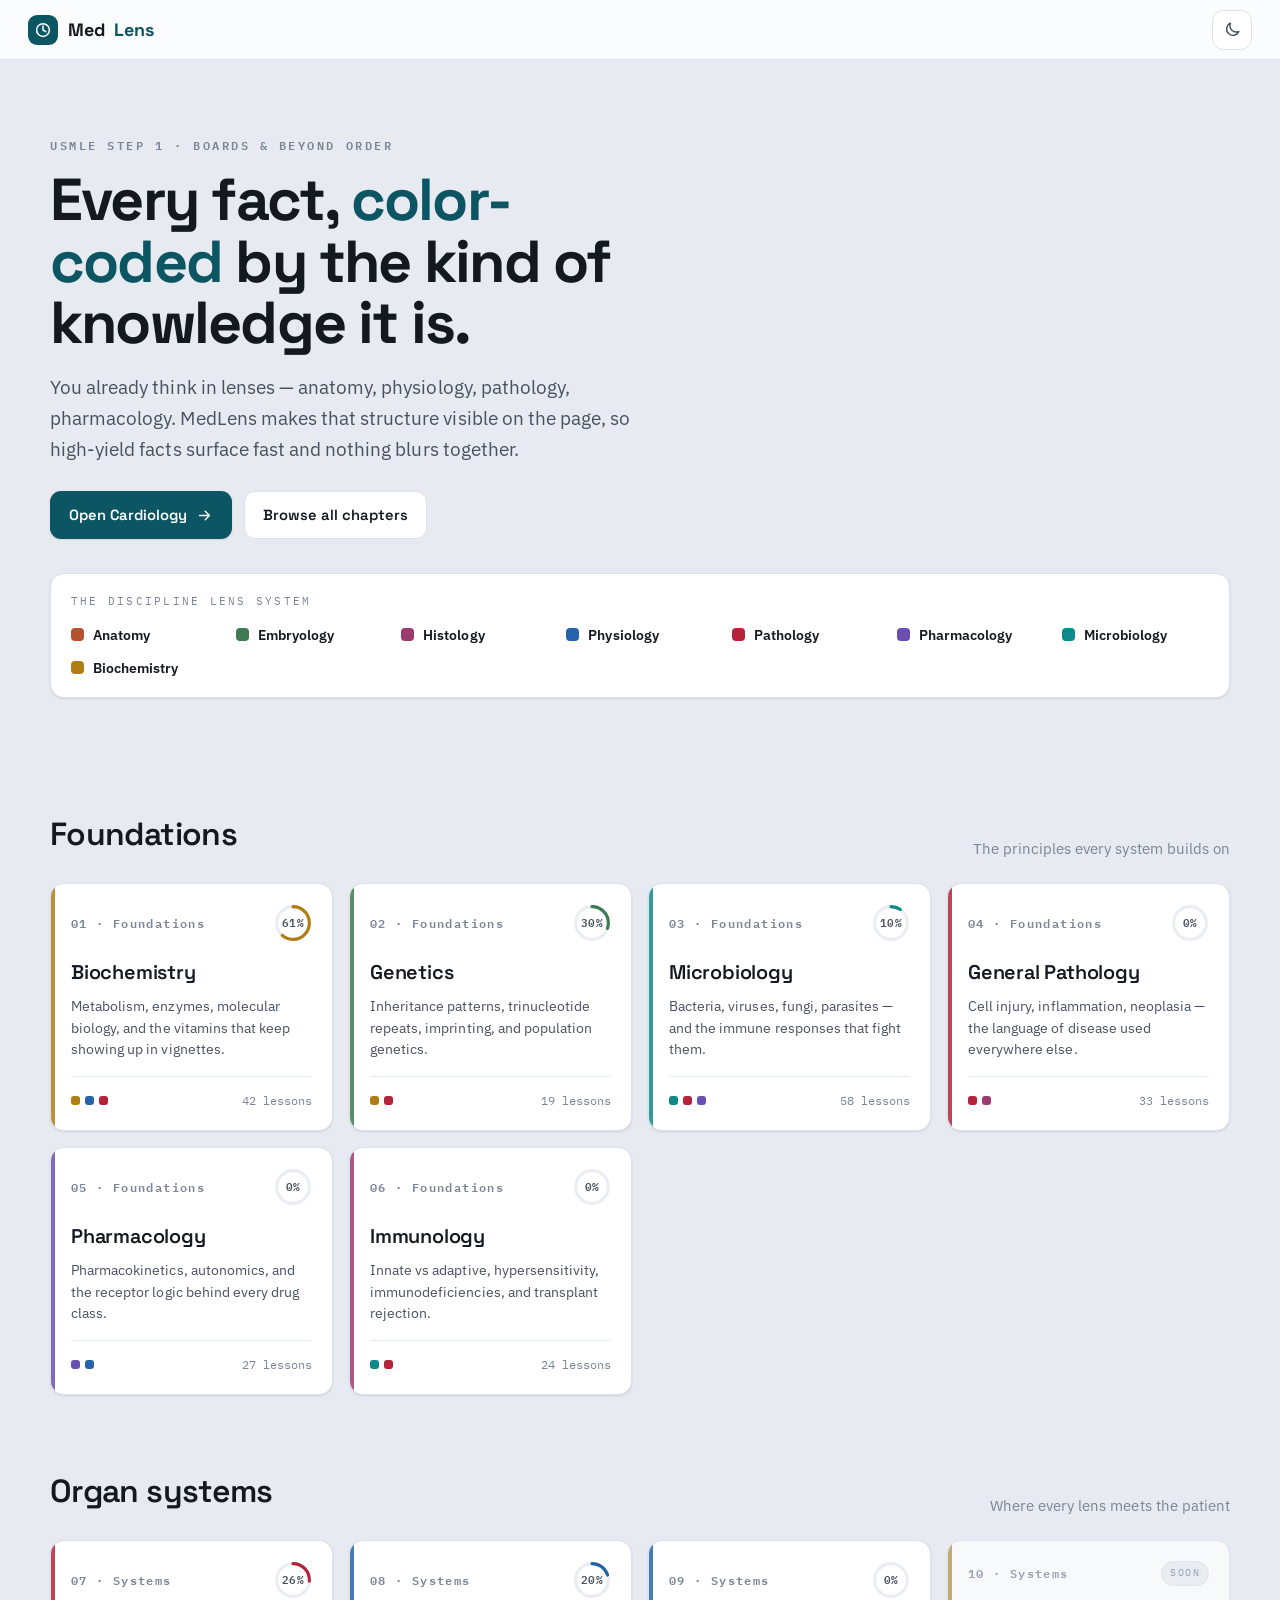
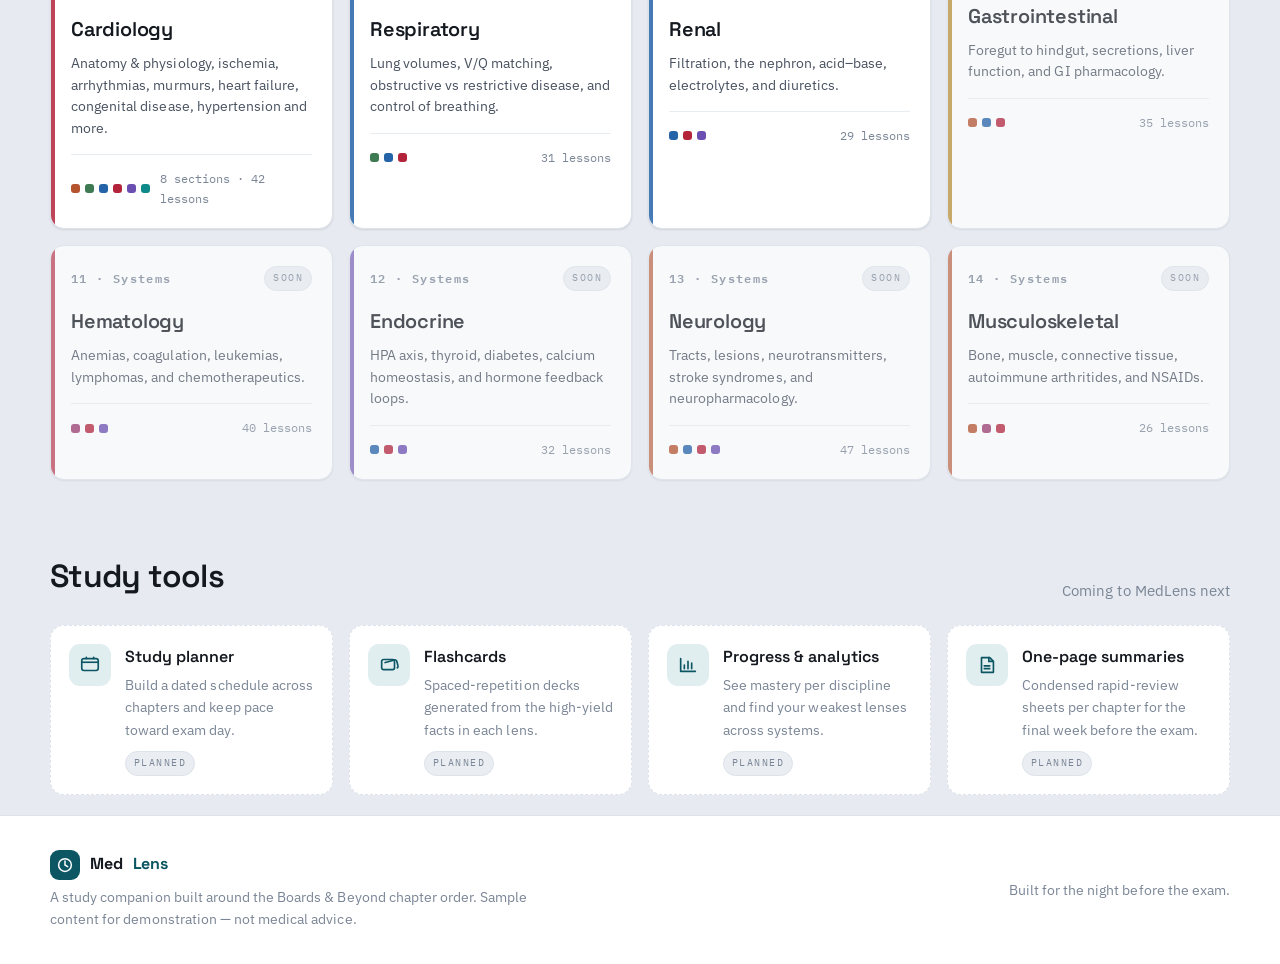
<file: index.html>
<!DOCTYPE html>
<html lang="en" data-theme="light">
<head>
<meta charset="UTF-8">
<meta name="viewport" content="width=device-width, initial-scale=1">
<title>MedLens — USMLE Step 1, organized by discipline</title>
<meta name="description" content="A Step 1 study system that color-codes every fact by discipline — anatomy, physiology, pathology, pharmacology — so you always know what kind of knowledge you're reading.">
<link rel="preconnect" href="https://fonts.googleapis.com">
<link rel="preconnect" href="https://fonts.gstatic.com" crossorigin>
<link href="https://fonts.googleapis.com/css2?family=Space+Grotesk:wght@500;600;700&family=IBM+Plex+Sans:wght@400;500;600;700&family=IBM+Plex+Mono:wght@400;500;600&display=swap" rel="stylesheet">
<link rel="stylesheet" href="styles.css">
</head>
<body>

<!-- top bar -->
<header class="topbar">
  <a class="brand" href="index.html">
    <span class="brand-mark" aria-hidden="true">
      <svg viewBox="0 0 24 24" fill="none"><circle cx="12" cy="12" r="8.5" stroke="currentColor" stroke-width="2"/><path d="M12 6.5V12l3.6 2.2" stroke="currentColor" stroke-width="2" stroke-linecap="round"/></svg>
    </span>
    Med<b>Lens</b>
  </a>
  <span class="topbar-spacer"></span>
  <button class="iconbtn" data-theme-toggle aria-label="Toggle dark mode">
    <svg class="moon" viewBox="0 0 24 24" fill="none"><path d="M20 14.5A8 8 0 0 1 9.5 4 8 8 0 1 0 20 14.5Z" stroke="currentColor" stroke-width="1.8" stroke-linejoin="round"/></svg>
    <svg class="sun" viewBox="0 0 24 24" fill="none"><circle cx="12" cy="12" r="4.2" stroke="currentColor" stroke-width="1.8"/><path d="M12 2.5v2.6M12 18.9v2.6M21.5 12h-2.6M5.1 12H2.5M18.7 5.3l-1.8 1.8M7.1 16.9l-1.8 1.8M18.7 18.7l-1.8-1.8M7.1 7.1 5.3 5.3" stroke="currentColor" stroke-width="1.8" stroke-linecap="round"/></svg>
  </button>
</header>

<main class="wrap">

  <!-- hero -->
  <section class="hero">
    <p class="eyebrow">USMLE Step 1 · Boards &amp; Beyond order</p>
    <h1>Every fact, <span class="hl">color-coded</span> by the kind of knowledge it is.</h1>
    <p class="lede">You already think in lenses — anatomy, physiology, pathology, pharmacology. MedLens makes that structure visible on the page, so high-yield facts surface fast and nothing blurs together.</p>
    <div class="hero-actions">
      <a class="btn btn-primary" href="cardiology.html">
        Open Cardiology
        <svg viewBox="0 0 24 24" fill="none"><path d="M5 12h14M13 6l6 6-6 6" stroke="currentColor" stroke-width="2" stroke-linecap="round" stroke-linejoin="round"/></svg>
      </a>
      <a class="btn btn-ghost" href="#systems">Browse all chapters</a>
    </div>

    <!-- the discipline legend: the system, stated once -->
    <div class="legend">
      <div class="legend-h">The discipline lens system</div>
      <div class="legend-grid">
        <span class="legend-item" style="--accent:var(--anatomy)"><i class="swatch"></i><b>Anatomy</b></span>
        <span class="legend-item" style="--accent:var(--embryo)"><i class="swatch"></i><b>Embryology</b></span>
        <span class="legend-item" style="--accent:var(--histo)"><i class="swatch"></i><b>Histology</b></span>
        <span class="legend-item" style="--accent:var(--physio)"><i class="swatch"></i><b>Physiology</b></span>
        <span class="legend-item" style="--accent:var(--patho)"><i class="swatch"></i><b>Pathology</b></span>
        <span class="legend-item" style="--accent:var(--pharm)"><i class="swatch"></i><b>Pharmacology</b></span>
        <span class="legend-item" style="--accent:var(--micro)"><i class="swatch"></i><b>Microbiology</b></span>
        <span class="legend-item" style="--accent:var(--biochem)"><i class="swatch"></i><b>Biochemistry</b></span>
      </div>
    </div>
  </section>

  <!-- foundations -->
  <section id="foundations">
    <div class="sec-head">
      <h2>Foundations</h2>
      <p>The principles every system builds on</p>
    </div>
    <div class="grid">

      <a class="chap" href="#" style="--accent:var(--biochem)">
        <div class="chap-top">
          <span class="chap-no">01 · Foundations</span>
          <svg class="ring" viewBox="0 0 36 36"><circle cx="18" cy="18" r="15.5" fill="none" stroke="var(--surface-3)" stroke-width="3"/><circle cx="18" cy="18" r="15.5" fill="none" stroke="var(--accent)" stroke-width="3" stroke-linecap="round" stroke-dasharray="97.4" stroke-dashoffset="38" transform="rotate(-90 18 18)"/><text x="18" y="21.5" text-anchor="middle">61%</text></svg>
        </div>
        <h3>Biochemistry</h3>
        <p class="desc">Metabolism, enzymes, molecular biology, and the vitamins that keep showing up in vignettes.</p>
        <div class="chap-meta">
          <span class="lens-ticks"><i class="tick" style="--c:var(--biochem)"></i><i class="tick" style="--c:var(--physio)"></i><i class="tick" style="--c:var(--patho)"></i></span>
          <span class="lessons">42 lessons</span>
        </div>
      </a>

      <a class="chap" href="#" style="--accent:var(--embryo)">
        <div class="chap-top">
          <span class="chap-no">02 · Foundations</span>
          <svg class="ring" viewBox="0 0 36 36"><circle cx="18" cy="18" r="15.5" fill="none" stroke="var(--surface-3)" stroke-width="3"/><circle cx="18" cy="18" r="15.5" fill="none" stroke="var(--accent)" stroke-width="3" stroke-linecap="round" stroke-dasharray="97.4" stroke-dashoffset="68" transform="rotate(-90 18 18)"/><text x="18" y="21.5" text-anchor="middle">30%</text></svg>
        </div>
        <h3>Genetics</h3>
        <p class="desc">Inheritance patterns, trinucleotide repeats, imprinting, and population genetics.</p>
        <div class="chap-meta">
          <span class="lens-ticks"><i class="tick" style="--c:var(--biochem)"></i><i class="tick" style="--c:var(--patho)"></i></span>
          <span class="lessons">19 lessons</span>
        </div>
      </a>

      <a class="chap" href="#" style="--accent:var(--micro)">
        <div class="chap-top">
          <span class="chap-no">03 · Foundations</span>
          <svg class="ring" viewBox="0 0 36 36"><circle cx="18" cy="18" r="15.5" fill="none" stroke="var(--surface-3)" stroke-width="3"/><circle cx="18" cy="18" r="15.5" fill="none" stroke="var(--accent)" stroke-width="3" stroke-linecap="round" stroke-dasharray="97.4" stroke-dashoffset="88" transform="rotate(-90 18 18)"/><text x="18" y="21.5" text-anchor="middle">10%</text></svg>
        </div>
        <h3>Microbiology</h3>
        <p class="desc">Bacteria, viruses, fungi, parasites — and the immune responses that fight them.</p>
        <div class="chap-meta">
          <span class="lens-ticks"><i class="tick" style="--c:var(--micro)"></i><i class="tick" style="--c:var(--patho)"></i><i class="tick" style="--c:var(--pharm)"></i></span>
          <span class="lessons">58 lessons</span>
        </div>
      </a>

      <a class="chap" href="#" style="--accent:var(--patho)">
        <div class="chap-top">
          <span class="chap-no">04 · Foundations</span>
          <svg class="ring" viewBox="0 0 36 36"><circle cx="18" cy="18" r="15.5" fill="none" stroke="var(--surface-3)" stroke-width="3"/><circle cx="18" cy="18" r="15.5" fill="none" stroke="var(--accent)" stroke-width="3" stroke-linecap="round" stroke-dasharray="97.4" stroke-dashoffset="97.4" transform="rotate(-90 18 18)"/><text x="18" y="21.5" text-anchor="middle">0%</text></svg>
        </div>
        <h3>General Pathology</h3>
        <p class="desc">Cell injury, inflammation, neoplasia — the language of disease used everywhere else.</p>
        <div class="chap-meta">
          <span class="lens-ticks"><i class="tick" style="--c:var(--patho)"></i><i class="tick" style="--c:var(--histo)"></i></span>
          <span class="lessons">33 lessons</span>
        </div>
      </a>

      <a class="chap" href="#" style="--accent:var(--pharm)">
        <div class="chap-top">
          <span class="chap-no">05 · Foundations</span>
          <svg class="ring" viewBox="0 0 36 36"><circle cx="18" cy="18" r="15.5" fill="none" stroke="var(--surface-3)" stroke-width="3"/><circle cx="18" cy="18" r="15.5" fill="none" stroke="var(--accent)" stroke-width="3" stroke-linecap="round" stroke-dasharray="97.4" stroke-dashoffset="97.4" transform="rotate(-90 18 18)"/><text x="18" y="21.5" text-anchor="middle">0%</text></svg>
        </div>
        <h3>Pharmacology</h3>
        <p class="desc">Pharmacokinetics, autonomics, and the receptor logic behind every drug class.</p>
        <div class="chap-meta">
          <span class="lens-ticks"><i class="tick" style="--c:var(--pharm)"></i><i class="tick" style="--c:var(--physio)"></i></span>
          <span class="lessons">27 lessons</span>
        </div>
      </a>

      <a class="chap" href="#" style="--accent:var(--histo)">
        <div class="chap-top">
          <span class="chap-no">06 · Foundations</span>
          <svg class="ring" viewBox="0 0 36 36"><circle cx="18" cy="18" r="15.5" fill="none" stroke="var(--surface-3)" stroke-width="3"/><circle cx="18" cy="18" r="15.5" fill="none" stroke="var(--accent)" stroke-width="3" stroke-linecap="round" stroke-dasharray="97.4" stroke-dashoffset="97.4" transform="rotate(-90 18 18)"/><text x="18" y="21.5" text-anchor="middle">0%</text></svg>
        </div>
        <h3>Immunology</h3>
        <p class="desc">Innate vs adaptive, hypersensitivity, immunodeficiencies, and transplant rejection.</p>
        <div class="chap-meta">
          <span class="lens-ticks"><i class="tick" style="--c:var(--micro)"></i><i class="tick" style="--c:var(--patho)"></i></span>
          <span class="lessons">24 lessons</span>
        </div>
      </a>

    </div>
  </section>

  <!-- organ systems -->
  <section id="systems">
    <div class="sec-head">
      <h2>Organ systems</h2>
      <p>Where every lens meets the patient</p>
    </div>
    <div class="grid">

      <a class="chap" href="cardiology.html" style="--accent:var(--patho)">
        <div class="chap-top">
          <span class="chap-no">07 · Systems</span>
          <svg class="ring" viewBox="0 0 36 36"><circle cx="18" cy="18" r="15.5" fill="none" stroke="var(--surface-3)" stroke-width="3"/><circle cx="18" cy="18" r="15.5" fill="none" stroke="var(--accent)" stroke-width="3" stroke-linecap="round" stroke-dasharray="97.4" stroke-dashoffset="72" transform="rotate(-90 18 18)"/><text x="18" y="21.5" text-anchor="middle">26%</text></svg>
        </div>
        <h3>Cardiology</h3>
        <p class="desc">Anatomy &amp; physiology, ischemia, arrhythmias, murmurs, heart failure, congenital disease, hypertension and more.</p>
        <div class="chap-meta">
          <span class="lens-ticks"><i class="tick" style="--c:var(--anatomy)"></i><i class="tick" style="--c:var(--embryo)"></i><i class="tick" style="--c:var(--physio)"></i><i class="tick" style="--c:var(--patho)"></i><i class="tick" style="--c:var(--pharm)"></i><i class="tick" style="--c:var(--micro)"></i></span>
          <span class="lessons">8 sections · 42 lessons</span>
        </div>
      </a>

      <a class="chap" href="respiratory.html" style="--accent:var(--physio)">
        <div class="chap-top">
          <span class="chap-no">08 · Systems</span>
          <svg class="ring" viewBox="0 0 36 36"><circle cx="18" cy="18" r="15.5" fill="none" stroke="var(--surface-3)" stroke-width="3"/><circle cx="18" cy="18" r="15.5" fill="none" stroke="var(--accent)" stroke-width="3" stroke-linecap="round" stroke-dasharray="97.4" stroke-dashoffset="78" transform="rotate(-90 18 18)"/><text x="18" y="21.5" text-anchor="middle">20%</text></svg>
        </div>
        <h3>Respiratory</h3>
        <p class="desc">Lung volumes, V/Q matching, obstructive vs restrictive disease, and control of breathing.</p>
        <div class="chap-meta">
          <span class="lens-ticks"><i class="tick" style="--c:var(--embryo)"></i><i class="tick" style="--c:var(--physio)"></i><i class="tick" style="--c:var(--patho)"></i></span>
          <span class="lessons">31 lessons</span>
        </div>
      </a>

      <a class="chap" href="#" style="--accent:var(--physio)">
        <div class="chap-top">
          <span class="chap-no">09 · Systems</span>
          <svg class="ring" viewBox="0 0 36 36"><circle cx="18" cy="18" r="15.5" fill="none" stroke="var(--surface-3)" stroke-width="3"/><circle cx="18" cy="18" r="15.5" fill="none" stroke="var(--accent)" stroke-width="3" stroke-linecap="round" stroke-dasharray="97.4" stroke-dashoffset="97.4" transform="rotate(-90 18 18)"/><text x="18" y="21.5" text-anchor="middle">0%</text></svg>
        </div>
        <h3>Renal</h3>
        <p class="desc">Filtration, the nephron, acid–base, electrolytes, and diuretics.</p>
        <div class="chap-meta">
          <span class="lens-ticks"><i class="tick" style="--c:var(--physio)"></i><i class="tick" style="--c:var(--patho)"></i><i class="tick" style="--c:var(--pharm)"></i></span>
          <span class="lessons">29 lessons</span>
        </div>
      </a>

      <a class="chap soon" href="#" style="--accent:var(--biochem)">
        <div class="chap-top">
          <span class="chap-no">10 · Systems</span>
          <span class="badge-soon">Soon</span>
        </div>
        <h3>Gastrointestinal</h3>
        <p class="desc">Foregut to hindgut, secretions, liver function, and GI pharmacology.</p>
        <div class="chap-meta">
          <span class="lens-ticks"><i class="tick" style="--c:var(--anatomy)"></i><i class="tick" style="--c:var(--physio)"></i><i class="tick" style="--c:var(--patho)"></i></span>
          <span class="lessons">35 lessons</span>
        </div>
      </a>

      <a class="chap soon" href="#" style="--accent:var(--patho)">
        <div class="chap-top">
          <span class="chap-no">11 · Systems</span>
          <span class="badge-soon">Soon</span>
        </div>
        <h3>Hematology</h3>
        <p class="desc">Anemias, coagulation, leukemias, lymphomas, and chemotherapeutics.</p>
        <div class="chap-meta">
          <span class="lens-ticks"><i class="tick" style="--c:var(--histo)"></i><i class="tick" style="--c:var(--patho)"></i><i class="tick" style="--c:var(--pharm)"></i></span>
          <span class="lessons">40 lessons</span>
        </div>
      </a>

      <a class="chap soon" href="#" style="--accent:var(--pharm)">
        <div class="chap-top">
          <span class="chap-no">12 · Systems</span>
          <span class="badge-soon">Soon</span>
        </div>
        <h3>Endocrine</h3>
        <p class="desc">HPA axis, thyroid, diabetes, calcium homeostasis, and hormone feedback loops.</p>
        <div class="chap-meta">
          <span class="lens-ticks"><i class="tick" style="--c:var(--physio)"></i><i class="tick" style="--c:var(--patho)"></i><i class="tick" style="--c:var(--pharm)"></i></span>
          <span class="lessons">32 lessons</span>
        </div>
      </a>

      <a class="chap soon" href="#" style="--accent:var(--anatomy)">
        <div class="chap-top">
          <span class="chap-no">13 · Systems</span>
          <span class="badge-soon">Soon</span>
        </div>
        <h3>Neurology</h3>
        <p class="desc">Tracts, lesions, neurotransmitters, stroke syndromes, and neuropharmacology.</p>
        <div class="chap-meta">
          <span class="lens-ticks"><i class="tick" style="--c:var(--anatomy)"></i><i class="tick" style="--c:var(--physio)"></i><i class="tick" style="--c:var(--patho)"></i><i class="tick" style="--c:var(--pharm)"></i></span>
          <span class="lessons">47 lessons</span>
        </div>
      </a>

      <a class="chap soon" href="#" style="--accent:var(--anatomy)">
        <div class="chap-top">
          <span class="chap-no">14 · Systems</span>
          <span class="badge-soon">Soon</span>
        </div>
        <h3>Musculoskeletal</h3>
        <p class="desc">Bone, muscle, connective tissue, autoimmune arthritides, and NSAIDs.</p>
        <div class="chap-meta">
          <span class="lens-ticks"><i class="tick" style="--c:var(--anatomy)"></i><i class="tick" style="--c:var(--histo)"></i><i class="tick" style="--c:var(--patho)"></i></span>
          <span class="lessons">26 lessons</span>
        </div>
      </a>

    </div>
  </section>

  <!-- future tools -->
  <section id="tools">
    <div class="sec-head">
      <h2>Study tools</h2>
      <p>Coming to MedLens next</p>
    </div>
    <div class="grid">
      <div class="tool">
        <span class="tool-ic"><svg viewBox="0 0 24 24" fill="none"><rect x="3" y="5" width="18" height="13" rx="2.4" stroke="currentColor" stroke-width="1.8"/><path d="M3 9h18" stroke="currentColor" stroke-width="1.8"/><path d="M8 5V3.5M16 5V3.5" stroke="currentColor" stroke-width="1.8" stroke-linecap="round"/></svg></span>
        <div>
          <h4>Study planner</h4>
          <p>Build a dated schedule across chapters and keep pace toward exam day.</p>
          <span class="badge-soon">Planned</span>
        </div>
      </div>
      <div class="tool">
        <span class="tool-ic"><svg viewBox="0 0 24 24" fill="none"><rect x="4" y="6" width="14" height="11" rx="2" stroke="currentColor" stroke-width="1.8"/><path d="M7 9.5 18 6.5a2 2 0 0 1 2.5 1.4l1.3 5a2 2 0 0 1-1.4 2.5" stroke="currentColor" stroke-width="1.8"/></svg></span>
        <div>
          <h4>Flashcards</h4>
          <p>Spaced-repetition decks generated from the high-yield facts in each lens.</p>
          <span class="badge-soon">Planned</span>
        </div>
      </div>
      <div class="tool">
        <span class="tool-ic"><svg viewBox="0 0 24 24" fill="none"><path d="M4 19V5M4 19h16" stroke="currentColor" stroke-width="1.8" stroke-linecap="round"/><path d="M8 16v-4M12 16V8M16 16v-6" stroke="currentColor" stroke-width="1.8" stroke-linecap="round"/></svg></span>
        <div>
          <h4>Progress &amp; analytics</h4>
          <p>See mastery per discipline and find your weakest lenses across systems.</p>
          <span class="badge-soon">Planned</span>
        </div>
      </div>
      <div class="tool">
        <span class="tool-ic"><svg viewBox="0 0 24 24" fill="none"><path d="M6 4h9l4 4v12H6z" stroke="currentColor" stroke-width="1.8" stroke-linejoin="round"/><path d="M14 4v4h4M9 13h6M9 16h6" stroke="currentColor" stroke-width="1.8" stroke-linecap="round"/></svg></span>
        <div>
          <h4>One-page summaries</h4>
          <p>Condensed rapid-review sheets per chapter for the final week before the exam.</p>
          <span class="badge-soon">Planned</span>
        </div>
      </div>
    </div>
  </section>

</main>

<footer class="foot">
  <div class="wrap foot-in">
    <div>
      <a class="brand" href="index.html"><span class="brand-mark" aria-hidden="true"><svg viewBox="0 0 24 24" fill="none"><circle cx="12" cy="12" r="8.5" stroke="currentColor" stroke-width="2"/><path d="M12 6.5V12l3.6 2.2" stroke="currentColor" stroke-width="2" stroke-linecap="round"/></svg></span>Med<b>Lens</b></a>
      <p class="disclaim">A study companion built around the Boards &amp; Beyond chapter order. Sample content for demonstration — not medical advice.</p>
    </div>
    <p>Built for the night before the exam.</p>
  </div>
</footer>

<script src="app.js"></script>
</body>
</html>
</file>
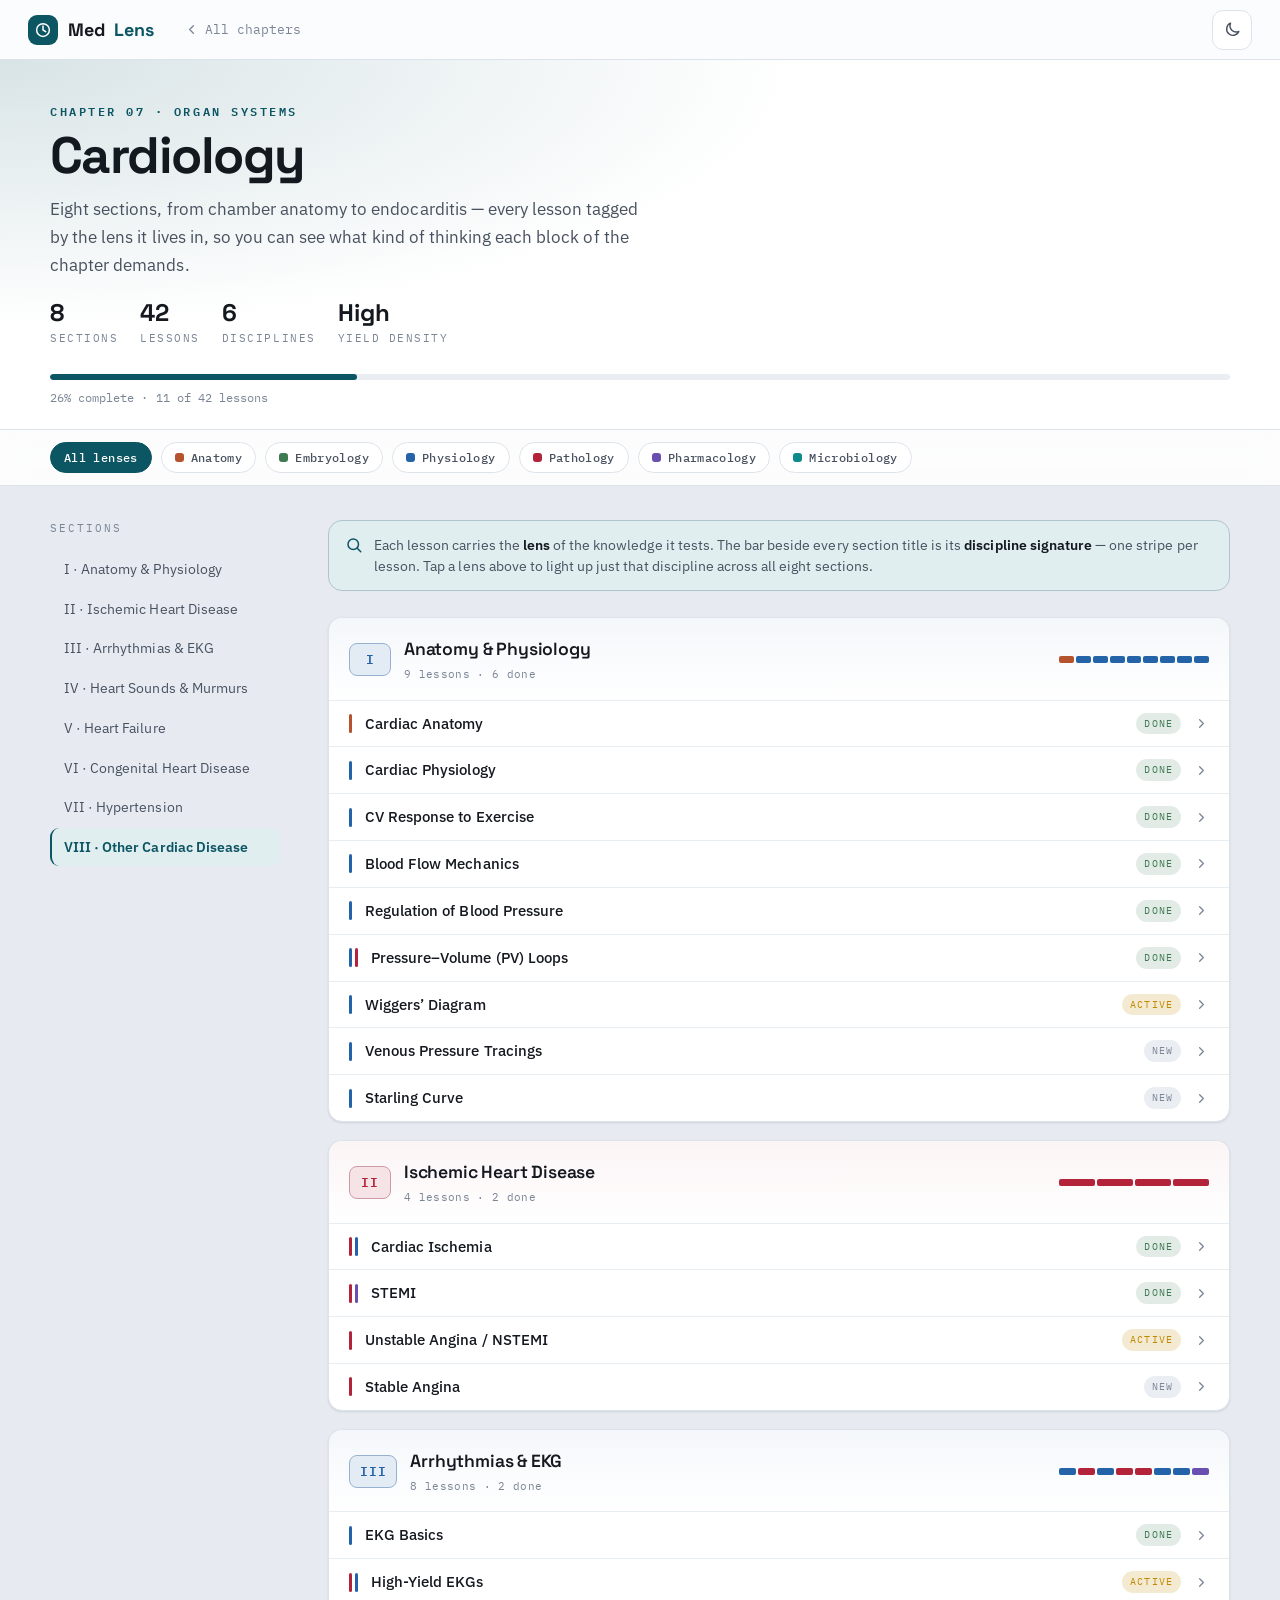
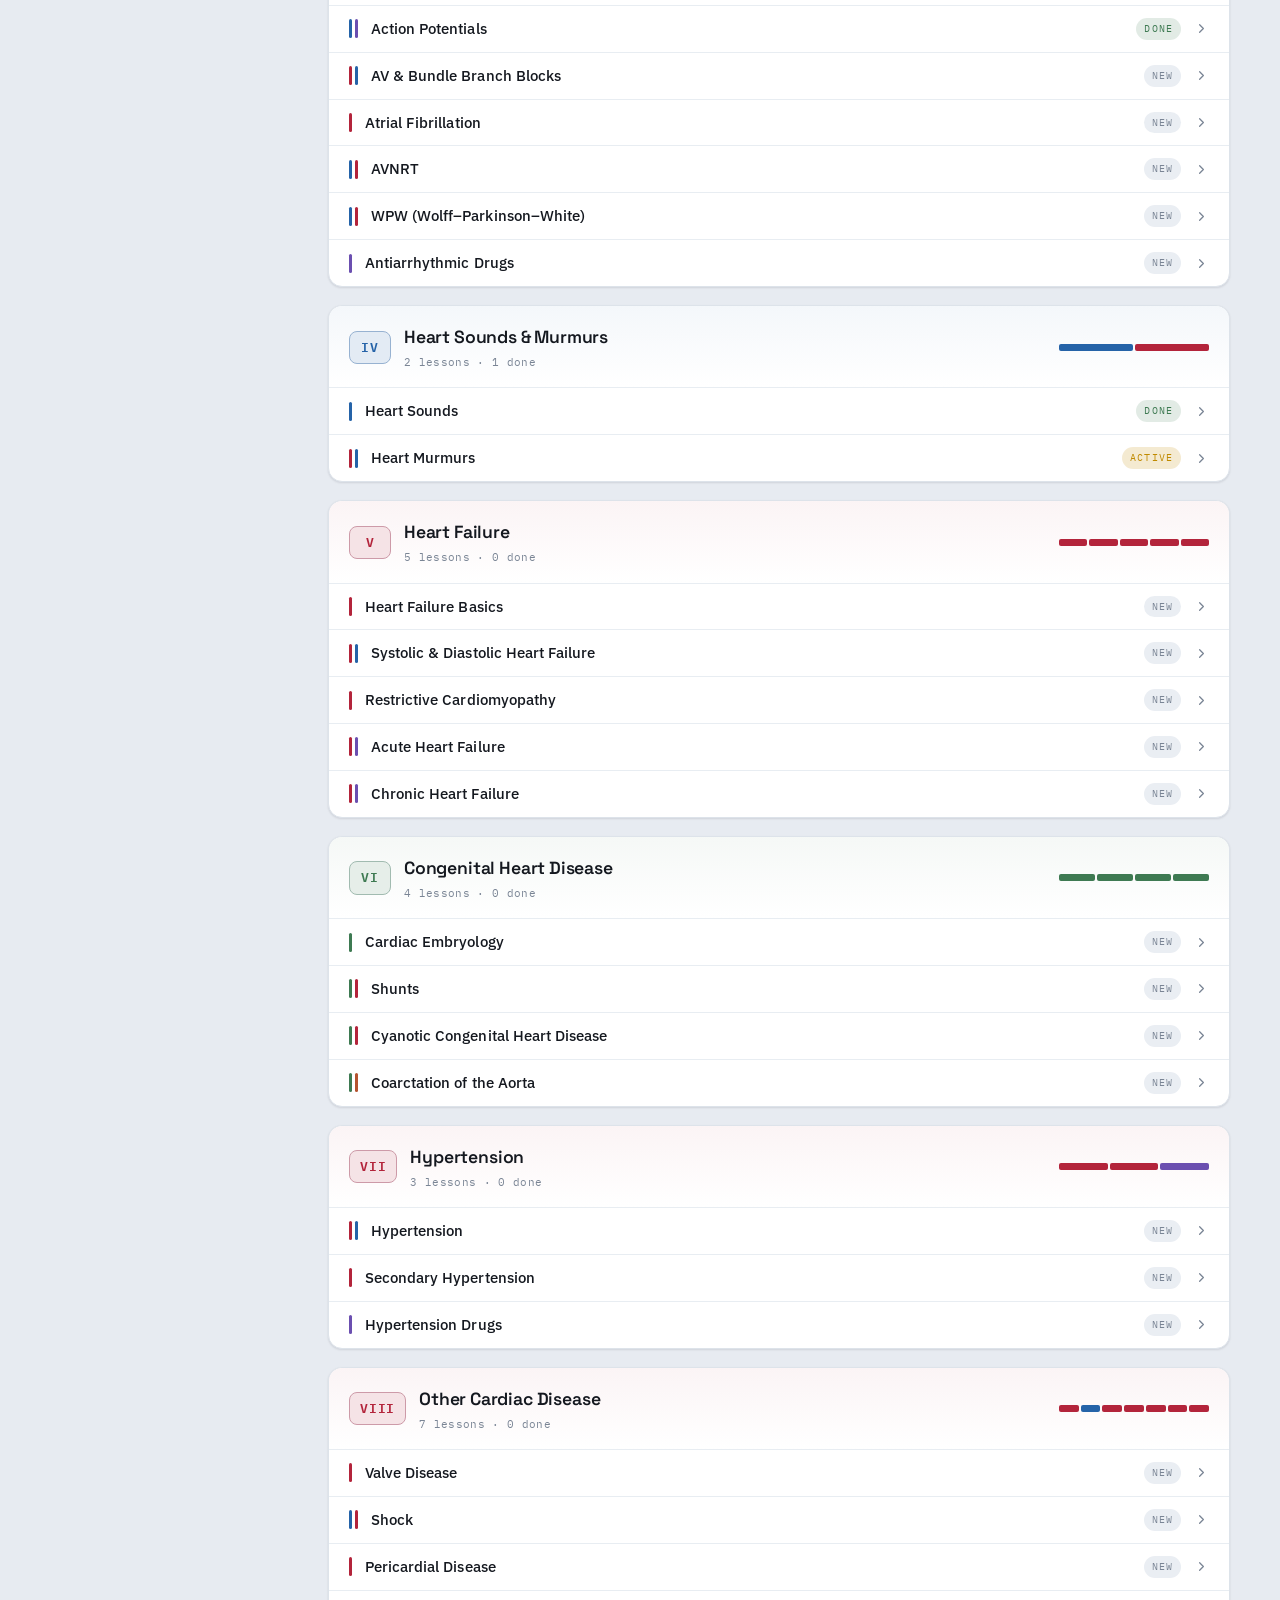
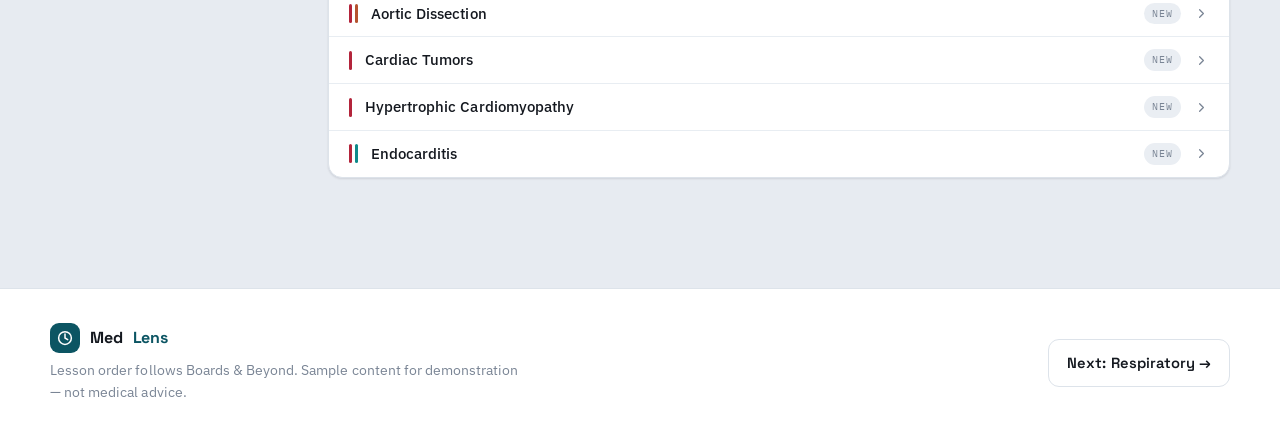
<file: cardiology.html>
<!DOCTYPE html>
<html lang="en" data-theme="light">
<head>
<meta charset="UTF-8">
<meta name="viewport" content="width=device-width, initial-scale=1">
<title>Cardiology &mdash; MedLens &middot; USMLE Step 1</title>
<meta name="description" content="Cardiology for Step 1 as a discipline-lensed syllabus: 8 sections, 42 lessons, each tagged by the kind of knowledge it tests.">
<link rel="preconnect" href="https://fonts.googleapis.com">
<link rel="preconnect" href="https://fonts.gstatic.com" crossorigin>
<link href="https://fonts.googleapis.com/css2?family=Space+Grotesk:wght@500;600;700&family=IBM+Plex+Sans:wght@400;500;600;700&family=IBM+Plex+Mono:wght@400;500;600&display=swap" rel="stylesheet">
<link rel="stylesheet" href="styles.css">
</head>
<body>

<header class="topbar">
  <a class="brand" href="index.html">
    <span class="brand-mark" aria-hidden="true"><svg viewBox="0 0 24 24" fill="none"><circle cx="12" cy="12" r="8.5" stroke="currentColor" stroke-width="2"/><path d="M12 6.5V12l3.6 2.2" stroke="currentColor" stroke-width="2" stroke-linecap="round"/></svg></span>
    Med<b>Lens</b>
  </a>
  <a class="crumb" href="index.html" style="margin-left:14px">
    <svg viewBox="0 0 24 24" fill="none"><path d="M15 18l-6-6 6-6" stroke="currentColor" stroke-width="2" stroke-linecap="round" stroke-linejoin="round"/></svg>
    All chapters
  </a>
  <span class="topbar-spacer"></span>
  <button class="iconbtn" data-theme-toggle aria-label="Toggle dark mode">
    <svg class="moon" viewBox="0 0 24 24" fill="none"><path d="M20 14.5A8 8 0 0 1 9.5 4 8 8 0 1 0 20 14.5Z" stroke="currentColor" stroke-width="1.8" stroke-linejoin="round"/></svg>
    <svg class="sun" viewBox="0 0 24 24" fill="none"><circle cx="12" cy="12" r="4.2" stroke="currentColor" stroke-width="1.8"/><path d="M12 2.5v2.6M12 18.9v2.6M21.5 12h-2.6M5.1 12H2.5M18.7 5.3l-1.8 1.8M7.1 16.9l-1.8 1.8M18.7 18.7l-1.8-1.8M7.1 7.1 5.3 5.3" stroke="currentColor" stroke-width="1.8" stroke-linecap="round"/></svg>
  </button>
</header>

<section class="chapthead">
  <div class="wrap">
    <p class="eyebrow">Chapter 07 &middot; Organ Systems</p>
    <h1>Cardiology</h1>
    <p class="sub">Eight sections, from chamber anatomy to endocarditis &mdash; every lesson tagged by the lens it lives in, so you can see what kind of thinking each block of the chapter demands.</p>
    <div class="chap-stats">
      <div class="stat"><div class="n">8</div><div class="l">Sections</div></div>
      <div class="stat"><div class="n">42</div><div class="l">Lessons</div></div>
      <div class="stat"><div class="n">6</div><div class="l">Disciplines</div></div>
      <div class="stat"><div class="n">High</div><div class="l">Yield density</div></div>
    </div>
    <div class="progress-line"><i style="width:26%"></i></div>
    <p class="progress-cap">26% complete &middot; 11 of 42 lessons</p>
  </div>
</section>

<div class="filterbar">
  <div class="wrap">
    <div class="chips" role="group" aria-label="Filter lessons by discipline">
      <button class="chip all" data-filter="all" aria-pressed="true">All lenses</button>
      <button class="chip" data-filter="anatomy" style="--accent:var(--anatomy)" aria-pressed="false"><i class="dot"></i>Anatomy</button>
      <button class="chip" data-filter="embryo" style="--accent:var(--embryo)" aria-pressed="false"><i class="dot"></i>Embryology</button>
      <button class="chip" data-filter="physio" style="--accent:var(--physio)" aria-pressed="false"><i class="dot"></i>Physiology</button>
      <button class="chip" data-filter="patho" style="--accent:var(--patho)" aria-pressed="false"><i class="dot"></i>Pathology</button>
      <button class="chip" data-filter="pharm" style="--accent:var(--pharm)" aria-pressed="false"><i class="dot"></i>Pharmacology</button>
      <button class="chip" data-filter="micro" style="--accent:var(--micro)" aria-pressed="false"><i class="dot"></i>Microbiology</button>
    </div>
  </div>
</div>

<div class="wrap">
<div class="chapbody">

  <nav class="toc" data-open="false" aria-label="Sections in this chapter">
    <button class="toc-mobile-toggle" aria-expanded="false">
      Sections in this chapter
      <svg viewBox="0 0 24 24" fill="none"><path d="M6 9l6 6 6-6" stroke="currentColor" stroke-width="2" stroke-linecap="round" stroke-linejoin="round"/></svg>
    </button>
    <div class="toc-inner">
      <div class="toc-h">Sections</div>
      <ol>
        <li><a href="#s1">I &middot; Anatomy &amp; Physiology</a></li>
        <li><a href="#s2">II &middot; Ischemic Heart Disease</a></li>
        <li><a href="#s3">III &middot; Arrhythmias &amp; EKG</a></li>
        <li><a href="#s4">IV &middot; Heart Sounds &amp; Murmurs</a></li>
        <li><a href="#s5">V &middot; Heart Failure</a></li>
        <li><a href="#s6">VI &middot; Congenital Heart Disease</a></li>
        <li><a href="#s7">VII &middot; Hypertension</a></li>
        <li><a href="#s8">VIII &middot; Other Cardiac Disease</a></li>
      </ol>
    </div>
  </nav>

  <main class="chapmain">
    <div class="syllabus-intro reveal">
      <svg viewBox="0 0 24 24" fill="none"><circle cx="11" cy="11" r="7" stroke="currentColor" stroke-width="2"/><path d="M16 16l5 5" stroke="currentColor" stroke-width="2" stroke-linecap="round"/></svg>
      <div>Each lesson carries the <b>lens</b> of the knowledge it tests. The bar beside every section title is its <b>discipline signature</b> &mdash; one stripe per lesson. Tap a lens above to light up just that discipline across all eight sections.</div>
    </div>

  <section class="lsec reveal" id="s1" style="--accent:var(--physio)">
    <div class="lsec-head">
      <span class="lsec-num">I</span>
      <div class="lsec-titles">
        <div class="lsec-title">Anatomy &amp; Physiology</div>
        <div class="lsec-sub">9 lessons &middot; 6 done</div>
      </div>
      <div class="lensbar" aria-hidden="true"><i style="--seg:var(--anatomy)"></i><i style="--seg:var(--physio)"></i><i style="--seg:var(--physio)"></i><i style="--seg:var(--physio)"></i><i style="--seg:var(--physio)"></i><i style="--seg:var(--physio)"></i><i style="--seg:var(--physio)"></i><i style="--seg:var(--physio)"></i><i style="--seg:var(--physio)"></i></div>
    </div>
    <a class="lrow" data-lens="anatomy" href="#" data-stub>
      <span class="lrow-ticks" aria-hidden="true"><i style="background:var(--anatomy)"></i></span>
      <span class="lrow-title">Cardiac Anatomy</span>
      <span class="lrow-state done">Done</span>
      <svg class="lrow-arrow" viewBox="0 0 24 24" fill="none"><path d="M9 6l6 6-6 6" stroke="currentColor" stroke-width="2" stroke-linecap="round" stroke-linejoin="round"/></svg>
    </a>
    <a class="lrow" data-lens="physio" href="#" data-stub>
      <span class="lrow-ticks" aria-hidden="true"><i style="background:var(--physio)"></i></span>
      <span class="lrow-title">Cardiac Physiology</span>
      <span class="lrow-state done">Done</span>
      <svg class="lrow-arrow" viewBox="0 0 24 24" fill="none"><path d="M9 6l6 6-6 6" stroke="currentColor" stroke-width="2" stroke-linecap="round" stroke-linejoin="round"/></svg>
    </a>
    <a class="lrow" data-lens="physio" href="#" data-stub>
      <span class="lrow-ticks" aria-hidden="true"><i style="background:var(--physio)"></i></span>
      <span class="lrow-title">CV Response to Exercise</span>
      <span class="lrow-state done">Done</span>
      <svg class="lrow-arrow" viewBox="0 0 24 24" fill="none"><path d="M9 6l6 6-6 6" stroke="currentColor" stroke-width="2" stroke-linecap="round" stroke-linejoin="round"/></svg>
    </a>
    <a class="lrow" data-lens="physio" href="#" data-stub>
      <span class="lrow-ticks" aria-hidden="true"><i style="background:var(--physio)"></i></span>
      <span class="lrow-title">Blood Flow Mechanics</span>
      <span class="lrow-state done">Done</span>
      <svg class="lrow-arrow" viewBox="0 0 24 24" fill="none"><path d="M9 6l6 6-6 6" stroke="currentColor" stroke-width="2" stroke-linecap="round" stroke-linejoin="round"/></svg>
    </a>
    <a class="lrow" data-lens="physio" href="#" data-stub>
      <span class="lrow-ticks" aria-hidden="true"><i style="background:var(--physio)"></i></span>
      <span class="lrow-title">Regulation of Blood Pressure</span>
      <span class="lrow-state done">Done</span>
      <svg class="lrow-arrow" viewBox="0 0 24 24" fill="none"><path d="M9 6l6 6-6 6" stroke="currentColor" stroke-width="2" stroke-linecap="round" stroke-linejoin="round"/></svg>
    </a>
    <a class="lrow" data-lens="physio patho" href="pv-loops.html">
      <span class="lrow-ticks" aria-hidden="true"><i style="background:var(--physio)"></i><i style="background:var(--patho)"></i></span>
      <span class="lrow-title">Pressure&ndash;Volume (PV) Loops</span>
      <span class="lrow-state done">Done</span>
      <svg class="lrow-arrow" viewBox="0 0 24 24" fill="none"><path d="M9 6l6 6-6 6" stroke="currentColor" stroke-width="2" stroke-linecap="round" stroke-linejoin="round"/></svg>
    </a>
    <a class="lrow" data-lens="physio" href="#" data-stub>
      <span class="lrow-ticks" aria-hidden="true"><i style="background:var(--physio)"></i></span>
      <span class="lrow-title">Wiggers&rsquo; Diagram</span>
      <span class="lrow-state prog">Active</span>
      <svg class="lrow-arrow" viewBox="0 0 24 24" fill="none"><path d="M9 6l6 6-6 6" stroke="currentColor" stroke-width="2" stroke-linecap="round" stroke-linejoin="round"/></svg>
    </a>
    <a class="lrow" data-lens="physio" href="#" data-stub>
      <span class="lrow-ticks" aria-hidden="true"><i style="background:var(--physio)"></i></span>
      <span class="lrow-title">Venous Pressure Tracings</span>
      <span class="lrow-state new">New</span>
      <svg class="lrow-arrow" viewBox="0 0 24 24" fill="none"><path d="M9 6l6 6-6 6" stroke="currentColor" stroke-width="2" stroke-linecap="round" stroke-linejoin="round"/></svg>
    </a>
    <a class="lrow" data-lens="physio" href="#" data-stub>
      <span class="lrow-ticks" aria-hidden="true"><i style="background:var(--physio)"></i></span>
      <span class="lrow-title">Starling Curve</span>
      <span class="lrow-state new">New</span>
      <svg class="lrow-arrow" viewBox="0 0 24 24" fill="none"><path d="M9 6l6 6-6 6" stroke="currentColor" stroke-width="2" stroke-linecap="round" stroke-linejoin="round"/></svg>
    </a>
  </section>
  <section class="lsec reveal" id="s2" style="--accent:var(--patho)">
    <div class="lsec-head">
      <span class="lsec-num">II</span>
      <div class="lsec-titles">
        <div class="lsec-title">Ischemic Heart Disease</div>
        <div class="lsec-sub">4 lessons &middot; 2 done</div>
      </div>
      <div class="lensbar" aria-hidden="true"><i style="--seg:var(--patho)"></i><i style="--seg:var(--patho)"></i><i style="--seg:var(--patho)"></i><i style="--seg:var(--patho)"></i></div>
    </div>
    <a class="lrow" data-lens="patho physio" href="#" data-stub>
      <span class="lrow-ticks" aria-hidden="true"><i style="background:var(--patho)"></i><i style="background:var(--physio)"></i></span>
      <span class="lrow-title">Cardiac Ischemia</span>
      <span class="lrow-state done">Done</span>
      <svg class="lrow-arrow" viewBox="0 0 24 24" fill="none"><path d="M9 6l6 6-6 6" stroke="currentColor" stroke-width="2" stroke-linecap="round" stroke-linejoin="round"/></svg>
    </a>
    <a class="lrow" data-lens="patho pharm" href="#" data-stub>
      <span class="lrow-ticks" aria-hidden="true"><i style="background:var(--patho)"></i><i style="background:var(--pharm)"></i></span>
      <span class="lrow-title">STEMI</span>
      <span class="lrow-state done">Done</span>
      <svg class="lrow-arrow" viewBox="0 0 24 24" fill="none"><path d="M9 6l6 6-6 6" stroke="currentColor" stroke-width="2" stroke-linecap="round" stroke-linejoin="round"/></svg>
    </a>
    <a class="lrow" data-lens="patho" href="#" data-stub>
      <span class="lrow-ticks" aria-hidden="true"><i style="background:var(--patho)"></i></span>
      <span class="lrow-title">Unstable Angina / NSTEMI</span>
      <span class="lrow-state prog">Active</span>
      <svg class="lrow-arrow" viewBox="0 0 24 24" fill="none"><path d="M9 6l6 6-6 6" stroke="currentColor" stroke-width="2" stroke-linecap="round" stroke-linejoin="round"/></svg>
    </a>
    <a class="lrow" data-lens="patho" href="#" data-stub>
      <span class="lrow-ticks" aria-hidden="true"><i style="background:var(--patho)"></i></span>
      <span class="lrow-title">Stable Angina</span>
      <span class="lrow-state new">New</span>
      <svg class="lrow-arrow" viewBox="0 0 24 24" fill="none"><path d="M9 6l6 6-6 6" stroke="currentColor" stroke-width="2" stroke-linecap="round" stroke-linejoin="round"/></svg>
    </a>
  </section>
  <section class="lsec reveal" id="s3" style="--accent:var(--physio)">
    <div class="lsec-head">
      <span class="lsec-num">III</span>
      <div class="lsec-titles">
        <div class="lsec-title">Arrhythmias &amp; EKG</div>
        <div class="lsec-sub">8 lessons &middot; 2 done</div>
      </div>
      <div class="lensbar" aria-hidden="true"><i style="--seg:var(--physio)"></i><i style="--seg:var(--patho)"></i><i style="--seg:var(--physio)"></i><i style="--seg:var(--patho)"></i><i style="--seg:var(--patho)"></i><i style="--seg:var(--physio)"></i><i style="--seg:var(--physio)"></i><i style="--seg:var(--pharm)"></i></div>
    </div>
    <a class="lrow" data-lens="physio" href="#" data-stub>
      <span class="lrow-ticks" aria-hidden="true"><i style="background:var(--physio)"></i></span>
      <span class="lrow-title">EKG Basics</span>
      <span class="lrow-state done">Done</span>
      <svg class="lrow-arrow" viewBox="0 0 24 24" fill="none"><path d="M9 6l6 6-6 6" stroke="currentColor" stroke-width="2" stroke-linecap="round" stroke-linejoin="round"/></svg>
    </a>
    <a class="lrow" data-lens="patho physio" href="#" data-stub>
      <span class="lrow-ticks" aria-hidden="true"><i style="background:var(--patho)"></i><i style="background:var(--physio)"></i></span>
      <span class="lrow-title">High-Yield EKGs</span>
      <span class="lrow-state prog">Active</span>
      <svg class="lrow-arrow" viewBox="0 0 24 24" fill="none"><path d="M9 6l6 6-6 6" stroke="currentColor" stroke-width="2" stroke-linecap="round" stroke-linejoin="round"/></svg>
    </a>
    <a class="lrow" data-lens="physio pharm" href="#" data-stub>
      <span class="lrow-ticks" aria-hidden="true"><i style="background:var(--physio)"></i><i style="background:var(--pharm)"></i></span>
      <span class="lrow-title">Action Potentials</span>
      <span class="lrow-state done">Done</span>
      <svg class="lrow-arrow" viewBox="0 0 24 24" fill="none"><path d="M9 6l6 6-6 6" stroke="currentColor" stroke-width="2" stroke-linecap="round" stroke-linejoin="round"/></svg>
    </a>
    <a class="lrow" data-lens="patho physio" href="#" data-stub>
      <span class="lrow-ticks" aria-hidden="true"><i style="background:var(--patho)"></i><i style="background:var(--physio)"></i></span>
      <span class="lrow-title">AV &amp; Bundle Branch Blocks</span>
      <span class="lrow-state new">New</span>
      <svg class="lrow-arrow" viewBox="0 0 24 24" fill="none"><path d="M9 6l6 6-6 6" stroke="currentColor" stroke-width="2" stroke-linecap="round" stroke-linejoin="round"/></svg>
    </a>
    <a class="lrow" data-lens="patho" href="#" data-stub>
      <span class="lrow-ticks" aria-hidden="true"><i style="background:var(--patho)"></i></span>
      <span class="lrow-title">Atrial Fibrillation</span>
      <span class="lrow-state new">New</span>
      <svg class="lrow-arrow" viewBox="0 0 24 24" fill="none"><path d="M9 6l6 6-6 6" stroke="currentColor" stroke-width="2" stroke-linecap="round" stroke-linejoin="round"/></svg>
    </a>
    <a class="lrow" data-lens="physio patho" href="#" data-stub>
      <span class="lrow-ticks" aria-hidden="true"><i style="background:var(--physio)"></i><i style="background:var(--patho)"></i></span>
      <span class="lrow-title">AVNRT</span>
      <span class="lrow-state new">New</span>
      <svg class="lrow-arrow" viewBox="0 0 24 24" fill="none"><path d="M9 6l6 6-6 6" stroke="currentColor" stroke-width="2" stroke-linecap="round" stroke-linejoin="round"/></svg>
    </a>
    <a class="lrow" data-lens="physio patho" href="#" data-stub>
      <span class="lrow-ticks" aria-hidden="true"><i style="background:var(--physio)"></i><i style="background:var(--patho)"></i></span>
      <span class="lrow-title">WPW (Wolff&ndash;Parkinson&ndash;White)</span>
      <span class="lrow-state new">New</span>
      <svg class="lrow-arrow" viewBox="0 0 24 24" fill="none"><path d="M9 6l6 6-6 6" stroke="currentColor" stroke-width="2" stroke-linecap="round" stroke-linejoin="round"/></svg>
    </a>
    <a class="lrow" data-lens="pharm" href="#" data-stub>
      <span class="lrow-ticks" aria-hidden="true"><i style="background:var(--pharm)"></i></span>
      <span class="lrow-title">Antiarrhythmic Drugs</span>
      <span class="lrow-state new">New</span>
      <svg class="lrow-arrow" viewBox="0 0 24 24" fill="none"><path d="M9 6l6 6-6 6" stroke="currentColor" stroke-width="2" stroke-linecap="round" stroke-linejoin="round"/></svg>
    </a>
  </section>
  <section class="lsec reveal" id="s4" style="--accent:var(--physio)">
    <div class="lsec-head">
      <span class="lsec-num">IV</span>
      <div class="lsec-titles">
        <div class="lsec-title">Heart Sounds &amp; Murmurs</div>
        <div class="lsec-sub">2 lessons &middot; 1 done</div>
      </div>
      <div class="lensbar" aria-hidden="true"><i style="--seg:var(--physio)"></i><i style="--seg:var(--patho)"></i></div>
    </div>
    <a class="lrow" data-lens="physio" href="#" data-stub>
      <span class="lrow-ticks" aria-hidden="true"><i style="background:var(--physio)"></i></span>
      <span class="lrow-title">Heart Sounds</span>
      <span class="lrow-state done">Done</span>
      <svg class="lrow-arrow" viewBox="0 0 24 24" fill="none"><path d="M9 6l6 6-6 6" stroke="currentColor" stroke-width="2" stroke-linecap="round" stroke-linejoin="round"/></svg>
    </a>
    <a class="lrow" data-lens="patho physio" href="#" data-stub>
      <span class="lrow-ticks" aria-hidden="true"><i style="background:var(--patho)"></i><i style="background:var(--physio)"></i></span>
      <span class="lrow-title">Heart Murmurs</span>
      <span class="lrow-state prog">Active</span>
      <svg class="lrow-arrow" viewBox="0 0 24 24" fill="none"><path d="M9 6l6 6-6 6" stroke="currentColor" stroke-width="2" stroke-linecap="round" stroke-linejoin="round"/></svg>
    </a>
  </section>
  <section class="lsec reveal" id="s5" style="--accent:var(--patho)">
    <div class="lsec-head">
      <span class="lsec-num">V</span>
      <div class="lsec-titles">
        <div class="lsec-title">Heart Failure</div>
        <div class="lsec-sub">5 lessons &middot; 0 done</div>
      </div>
      <div class="lensbar" aria-hidden="true"><i style="--seg:var(--patho)"></i><i style="--seg:var(--patho)"></i><i style="--seg:var(--patho)"></i><i style="--seg:var(--patho)"></i><i style="--seg:var(--patho)"></i></div>
    </div>
    <a class="lrow" data-lens="patho" href="#" data-stub>
      <span class="lrow-ticks" aria-hidden="true"><i style="background:var(--patho)"></i></span>
      <span class="lrow-title">Heart Failure Basics</span>
      <span class="lrow-state new">New</span>
      <svg class="lrow-arrow" viewBox="0 0 24 24" fill="none"><path d="M9 6l6 6-6 6" stroke="currentColor" stroke-width="2" stroke-linecap="round" stroke-linejoin="round"/></svg>
    </a>
    <a class="lrow" data-lens="patho physio" href="#" data-stub>
      <span class="lrow-ticks" aria-hidden="true"><i style="background:var(--patho)"></i><i style="background:var(--physio)"></i></span>
      <span class="lrow-title">Systolic &amp; Diastolic Heart Failure</span>
      <span class="lrow-state new">New</span>
      <svg class="lrow-arrow" viewBox="0 0 24 24" fill="none"><path d="M9 6l6 6-6 6" stroke="currentColor" stroke-width="2" stroke-linecap="round" stroke-linejoin="round"/></svg>
    </a>
    <a class="lrow" data-lens="patho" href="#" data-stub>
      <span class="lrow-ticks" aria-hidden="true"><i style="background:var(--patho)"></i></span>
      <span class="lrow-title">Restrictive Cardiomyopathy</span>
      <span class="lrow-state new">New</span>
      <svg class="lrow-arrow" viewBox="0 0 24 24" fill="none"><path d="M9 6l6 6-6 6" stroke="currentColor" stroke-width="2" stroke-linecap="round" stroke-linejoin="round"/></svg>
    </a>
    <a class="lrow" data-lens="patho pharm" href="#" data-stub>
      <span class="lrow-ticks" aria-hidden="true"><i style="background:var(--patho)"></i><i style="background:var(--pharm)"></i></span>
      <span class="lrow-title">Acute Heart Failure</span>
      <span class="lrow-state new">New</span>
      <svg class="lrow-arrow" viewBox="0 0 24 24" fill="none"><path d="M9 6l6 6-6 6" stroke="currentColor" stroke-width="2" stroke-linecap="round" stroke-linejoin="round"/></svg>
    </a>
    <a class="lrow" data-lens="patho pharm" href="#" data-stub>
      <span class="lrow-ticks" aria-hidden="true"><i style="background:var(--patho)"></i><i style="background:var(--pharm)"></i></span>
      <span class="lrow-title">Chronic Heart Failure</span>
      <span class="lrow-state new">New</span>
      <svg class="lrow-arrow" viewBox="0 0 24 24" fill="none"><path d="M9 6l6 6-6 6" stroke="currentColor" stroke-width="2" stroke-linecap="round" stroke-linejoin="round"/></svg>
    </a>
  </section>
  <section class="lsec reveal" id="s6" style="--accent:var(--embryo)">
    <div class="lsec-head">
      <span class="lsec-num">VI</span>
      <div class="lsec-titles">
        <div class="lsec-title">Congenital Heart Disease</div>
        <div class="lsec-sub">4 lessons &middot; 0 done</div>
      </div>
      <div class="lensbar" aria-hidden="true"><i style="--seg:var(--embryo)"></i><i style="--seg:var(--embryo)"></i><i style="--seg:var(--embryo)"></i><i style="--seg:var(--embryo)"></i></div>
    </div>
    <a class="lrow" data-lens="embryo" href="#" data-stub>
      <span class="lrow-ticks" aria-hidden="true"><i style="background:var(--embryo)"></i></span>
      <span class="lrow-title">Cardiac Embryology</span>
      <span class="lrow-state new">New</span>
      <svg class="lrow-arrow" viewBox="0 0 24 24" fill="none"><path d="M9 6l6 6-6 6" stroke="currentColor" stroke-width="2" stroke-linecap="round" stroke-linejoin="round"/></svg>
    </a>
    <a class="lrow" data-lens="embryo patho" href="#" data-stub>
      <span class="lrow-ticks" aria-hidden="true"><i style="background:var(--embryo)"></i><i style="background:var(--patho)"></i></span>
      <span class="lrow-title">Shunts</span>
      <span class="lrow-state new">New</span>
      <svg class="lrow-arrow" viewBox="0 0 24 24" fill="none"><path d="M9 6l6 6-6 6" stroke="currentColor" stroke-width="2" stroke-linecap="round" stroke-linejoin="round"/></svg>
    </a>
    <a class="lrow" data-lens="embryo patho" href="#" data-stub>
      <span class="lrow-ticks" aria-hidden="true"><i style="background:var(--embryo)"></i><i style="background:var(--patho)"></i></span>
      <span class="lrow-title">Cyanotic Congenital Heart Disease</span>
      <span class="lrow-state new">New</span>
      <svg class="lrow-arrow" viewBox="0 0 24 24" fill="none"><path d="M9 6l6 6-6 6" stroke="currentColor" stroke-width="2" stroke-linecap="round" stroke-linejoin="round"/></svg>
    </a>
    <a class="lrow" data-lens="embryo anatomy" href="#" data-stub>
      <span class="lrow-ticks" aria-hidden="true"><i style="background:var(--embryo)"></i><i style="background:var(--anatomy)"></i></span>
      <span class="lrow-title">Coarctation of the Aorta</span>
      <span class="lrow-state new">New</span>
      <svg class="lrow-arrow" viewBox="0 0 24 24" fill="none"><path d="M9 6l6 6-6 6" stroke="currentColor" stroke-width="2" stroke-linecap="round" stroke-linejoin="round"/></svg>
    </a>
  </section>
  <section class="lsec reveal" id="s7" style="--accent:var(--patho)">
    <div class="lsec-head">
      <span class="lsec-num">VII</span>
      <div class="lsec-titles">
        <div class="lsec-title">Hypertension</div>
        <div class="lsec-sub">3 lessons &middot; 0 done</div>
      </div>
      <div class="lensbar" aria-hidden="true"><i style="--seg:var(--patho)"></i><i style="--seg:var(--patho)"></i><i style="--seg:var(--pharm)"></i></div>
    </div>
    <a class="lrow" data-lens="patho physio" href="#" data-stub>
      <span class="lrow-ticks" aria-hidden="true"><i style="background:var(--patho)"></i><i style="background:var(--physio)"></i></span>
      <span class="lrow-title">Hypertension</span>
      <span class="lrow-state new">New</span>
      <svg class="lrow-arrow" viewBox="0 0 24 24" fill="none"><path d="M9 6l6 6-6 6" stroke="currentColor" stroke-width="2" stroke-linecap="round" stroke-linejoin="round"/></svg>
    </a>
    <a class="lrow" data-lens="patho" href="#" data-stub>
      <span class="lrow-ticks" aria-hidden="true"><i style="background:var(--patho)"></i></span>
      <span class="lrow-title">Secondary Hypertension</span>
      <span class="lrow-state new">New</span>
      <svg class="lrow-arrow" viewBox="0 0 24 24" fill="none"><path d="M9 6l6 6-6 6" stroke="currentColor" stroke-width="2" stroke-linecap="round" stroke-linejoin="round"/></svg>
    </a>
    <a class="lrow" data-lens="pharm" href="#" data-stub>
      <span class="lrow-ticks" aria-hidden="true"><i style="background:var(--pharm)"></i></span>
      <span class="lrow-title">Hypertension Drugs</span>
      <span class="lrow-state new">New</span>
      <svg class="lrow-arrow" viewBox="0 0 24 24" fill="none"><path d="M9 6l6 6-6 6" stroke="currentColor" stroke-width="2" stroke-linecap="round" stroke-linejoin="round"/></svg>
    </a>
  </section>
  <section class="lsec reveal" id="s8" style="--accent:var(--patho)">
    <div class="lsec-head">
      <span class="lsec-num">VIII</span>
      <div class="lsec-titles">
        <div class="lsec-title">Other Cardiac Disease</div>
        <div class="lsec-sub">7 lessons &middot; 0 done</div>
      </div>
      <div class="lensbar" aria-hidden="true"><i style="--seg:var(--patho)"></i><i style="--seg:var(--physio)"></i><i style="--seg:var(--patho)"></i><i style="--seg:var(--patho)"></i><i style="--seg:var(--patho)"></i><i style="--seg:var(--patho)"></i><i style="--seg:var(--patho)"></i></div>
    </div>
    <a class="lrow" data-lens="patho" href="#" data-stub>
      <span class="lrow-ticks" aria-hidden="true"><i style="background:var(--patho)"></i></span>
      <span class="lrow-title">Valve Disease</span>
      <span class="lrow-state new">New</span>
      <svg class="lrow-arrow" viewBox="0 0 24 24" fill="none"><path d="M9 6l6 6-6 6" stroke="currentColor" stroke-width="2" stroke-linecap="round" stroke-linejoin="round"/></svg>
    </a>
    <a class="lrow" data-lens="physio patho" href="#" data-stub>
      <span class="lrow-ticks" aria-hidden="true"><i style="background:var(--physio)"></i><i style="background:var(--patho)"></i></span>
      <span class="lrow-title">Shock</span>
      <span class="lrow-state new">New</span>
      <svg class="lrow-arrow" viewBox="0 0 24 24" fill="none"><path d="M9 6l6 6-6 6" stroke="currentColor" stroke-width="2" stroke-linecap="round" stroke-linejoin="round"/></svg>
    </a>
    <a class="lrow" data-lens="patho" href="#" data-stub>
      <span class="lrow-ticks" aria-hidden="true"><i style="background:var(--patho)"></i></span>
      <span class="lrow-title">Pericardial Disease</span>
      <span class="lrow-state new">New</span>
      <svg class="lrow-arrow" viewBox="0 0 24 24" fill="none"><path d="M9 6l6 6-6 6" stroke="currentColor" stroke-width="2" stroke-linecap="round" stroke-linejoin="round"/></svg>
    </a>
    <a class="lrow" data-lens="patho anatomy" href="#" data-stub>
      <span class="lrow-ticks" aria-hidden="true"><i style="background:var(--patho)"></i><i style="background:var(--anatomy)"></i></span>
      <span class="lrow-title">Aortic Dissection</span>
      <span class="lrow-state new">New</span>
      <svg class="lrow-arrow" viewBox="0 0 24 24" fill="none"><path d="M9 6l6 6-6 6" stroke="currentColor" stroke-width="2" stroke-linecap="round" stroke-linejoin="round"/></svg>
    </a>
    <a class="lrow" data-lens="patho" href="#" data-stub>
      <span class="lrow-ticks" aria-hidden="true"><i style="background:var(--patho)"></i></span>
      <span class="lrow-title">Cardiac Tumors</span>
      <span class="lrow-state new">New</span>
      <svg class="lrow-arrow" viewBox="0 0 24 24" fill="none"><path d="M9 6l6 6-6 6" stroke="currentColor" stroke-width="2" stroke-linecap="round" stroke-linejoin="round"/></svg>
    </a>
    <a class="lrow" data-lens="patho" href="#" data-stub>
      <span class="lrow-ticks" aria-hidden="true"><i style="background:var(--patho)"></i></span>
      <span class="lrow-title">Hypertrophic Cardiomyopathy</span>
      <span class="lrow-state new">New</span>
      <svg class="lrow-arrow" viewBox="0 0 24 24" fill="none"><path d="M9 6l6 6-6 6" stroke="currentColor" stroke-width="2" stroke-linecap="round" stroke-linejoin="round"/></svg>
    </a>
    <a class="lrow" data-lens="patho micro" href="#" data-stub>
      <span class="lrow-ticks" aria-hidden="true"><i style="background:var(--patho)"></i><i style="background:var(--micro)"></i></span>
      <span class="lrow-title">Endocarditis</span>
      <span class="lrow-state new">New</span>
      <svg class="lrow-arrow" viewBox="0 0 24 24" fill="none"><path d="M9 6l6 6-6 6" stroke="currentColor" stroke-width="2" stroke-linecap="round" stroke-linejoin="round"/></svg>
    </a>
  </section>
  </main>

</div>
</div>

<footer class="foot">
  <div class="wrap foot-in">
    <div>
      <a class="brand" href="index.html"><span class="brand-mark" aria-hidden="true"><svg viewBox="0 0 24 24" fill="none"><circle cx="12" cy="12" r="8.5" stroke="currentColor" stroke-width="2"/><path d="M12 6.5V12l3.6 2.2" stroke="currentColor" stroke-width="2" stroke-linecap="round"/></svg></span>Med<b>Lens</b></a>
      <p class="disclaim">Lesson order follows Boards &amp; Beyond. Sample content for demonstration &mdash; not medical advice.</p>
    </div>
    <a class="btn btn-ghost" href="respiratory.html">Next: Respiratory &rarr;</a>
  </div>
</footer>

<script src="app.js"></script>
</body>
</html>
</file>
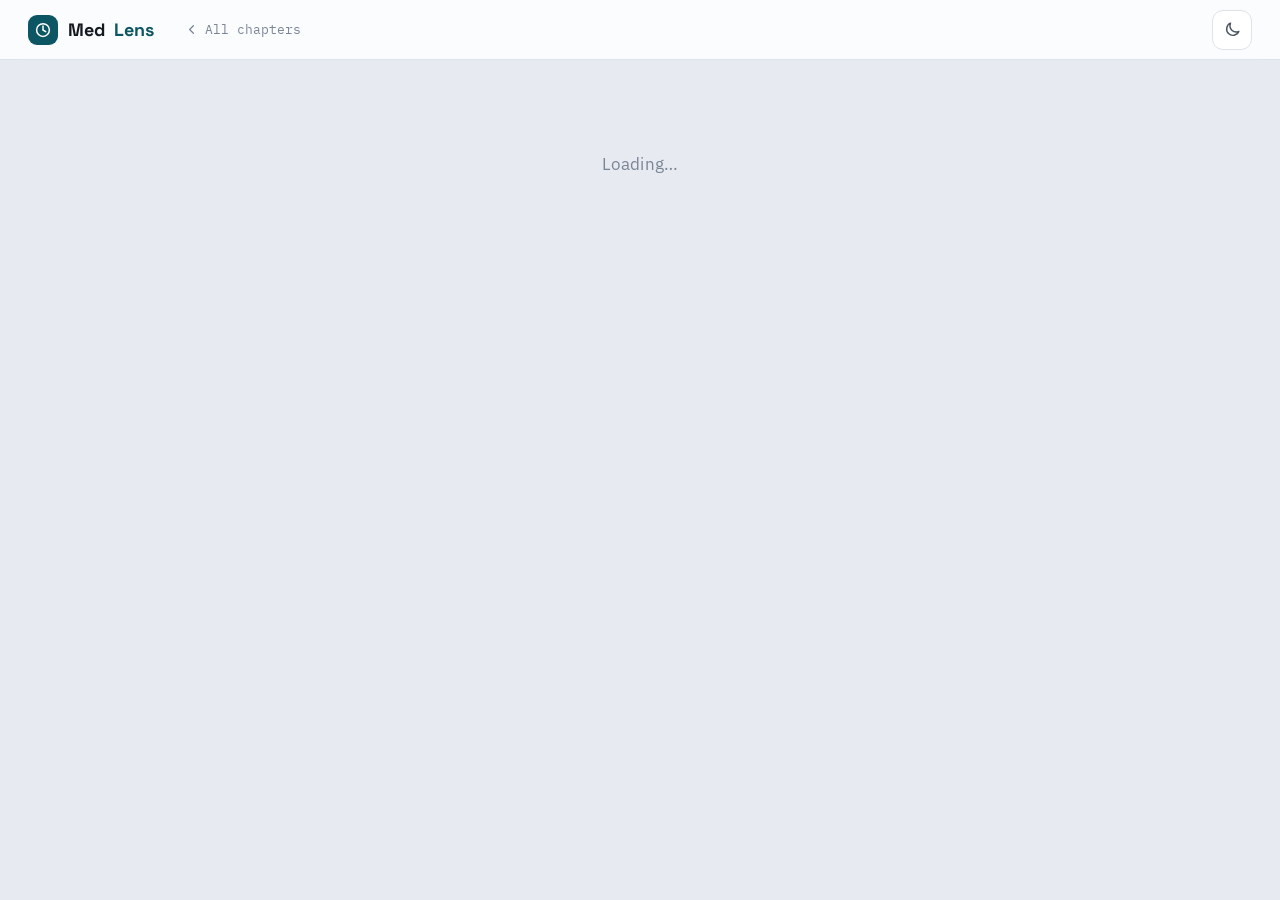
<file: chapter.html>
<!DOCTYPE html>
<html lang="en" data-theme="light">
<head>
<meta charset="UTF-8">
<meta name="viewport" content="width=device-width, initial-scale=1">
<title>Chapter — MedLens</title>
<link rel="preconnect" href="https://fonts.googleapis.com">
<link rel="preconnect" href="https://fonts.gstatic.com" crossorigin>
<link href="https://fonts.googleapis.com/css2?family=Space+Grotesk:wght@500;600;700&family=IBM+Plex+Sans:wght@400;500;600;700&family=IBM+Plex+Mono:wght@400;500;600&display=swap" rel="stylesheet">
<link rel="stylesheet" href="styles.css">
</head>
<body>

<header class="topbar">
  <a class="brand" href="index.html">
    <span class="brand-mark" aria-hidden="true"><svg viewBox="0 0 24 24" fill="none"><circle cx="12" cy="12" r="8.5" stroke="currentColor" stroke-width="2"/><path d="M12 6.5V12l3.6 2.2" stroke="currentColor" stroke-width="2" stroke-linecap="round"/></svg></span>
    Med<b>Lens</b>
  </a>
  <a class="crumb" href="index.html" style="margin-left:14px">
    <svg viewBox="0 0 24 24" fill="none"><path d="M15 18l-6-6 6-6" stroke="currentColor" stroke-width="2" stroke-linecap="round" stroke-linejoin="round"/></svg>
    All chapters
  </a>
  <span class="topbar-spacer"></span>
  <button class="iconbtn" data-theme-toggle aria-label="Toggle dark mode">
    <svg class="moon" viewBox="0 0 24 24" fill="none"><path d="M20 14.5A8 8 0 0 1 9.5 4 8 8 0 1 0 20 14.5Z" stroke="currentColor" stroke-width="1.8" stroke-linejoin="round"/></svg>
    <svg class="sun" viewBox="0 0 24 24" fill="none"><circle cx="12" cy="12" r="4.2" stroke="currentColor" stroke-width="1.8"/><path d="M12 2.5v2.6M12 18.9v2.6M21.5 12h-2.6M5.1 12H2.5M18.7 5.3l-1.8 1.8M7.1 16.9l-1.8 1.8M18.7 18.7l-1.8-1.8M7.1 7.1 5.3 5.3" stroke="currentColor" stroke-width="1.8" stroke-linecap="round"/></svg>
  </button>
</header>

<div id="app"><div style="text-align:center;padding:90px 20px;color:var(--ink-faint)">Loading…</div></div>

<script type="module">
import * as DB from "./db.js";

const LENS = ["anatomy","embryo","histo","physio","patho","pharm","micro","biochem"];
const LABEL = { anatomy:"Anatomy", embryo:"Embryology", histo:"Histology", physio:"Physiology", patho:"Pathology", pharm:"Pharmacology", micro:"Microbiology", biochem:"Biochemistry" };
const STATE = { done:["Done","done"], prog:["Active","prog"], new:["New","new"] };
const LESSON_PAGES = { "pv-loops": "pv-loops.html" };  // slugs that have a built lesson page

/* delegated theme toggle + stored theme */
(function theme(){
  try { const t = localStorage.getItem("medlens-theme"); if (t) document.documentElement.setAttribute("data-theme", t); } catch(e){}
  document.addEventListener("click", e => {
    const b = e.target.closest("[data-theme-toggle]"); if (!b) return;
    const next = document.documentElement.getAttribute("data-theme") === "dark" ? "light" : "dark";
    document.documentElement.setAttribute("data-theme", next);
    try { localStorage.setItem("medlens-theme", next); } catch(e){}
  });
})();

function h(tag, props={}, ...kids){
  const e=document.createElement(tag);
  for(const k in props){ const v=props[k]; if(v==null||v===false)continue;
    if(k==="class")e.className=v; else if(k==="html")e.innerHTML=v;
    else if(k==="style"&&typeof v==="object")Object.assign(e.style,v);
    else e.setAttribute(k,v); }
  for(const kid of kids.flat()){ if(kid==null||kid===false)continue; e.append(kid.nodeType?kid:document.createTextNode(kid)); }
  return e;
}
const params = new URLSearchParams(location.search);
const slug = params.get("slug") || "cardiology";

(async function(){
  const app = document.getElementById("app");
  let chapter;
  try { chapter = await DB.getChapterTree(slug); }
  catch(ex){ app.innerHTML = ""; app.append(notice("Couldn’t load this chapter.", ex?.message || "")); return; }
  if (!chapter) { app.innerHTML = ""; app.append(notice("Chapter not found", "No published chapter with slug “"+slug+"”.")); return; }
  render(chapter);
})();

function notice(title, sub){
  return h("div",{class:"wrap",style:{padding:"80px 0",textAlign:"center"}},
    h("h1",{style:{fontFamily:"var(--f-display)"}},title),
    h("p",{style:{color:"var(--ink-soft)"}},sub),
    h("p",{},h("a",{class:"btn btn-ghost",href:"index.html"},"← All chapters")));
}

function render(c){
  const sections = c.sections || [];
  const allLessons = sections.flatMap(s => s.lessons || []);
  const total = allLessons.length;
  const done = allLessons.filter(l => l.state === "done").length;
  const pct = total ? Math.round(done/total*100) : 0;
  const present = LENS.filter(k => allLessons.some(l => (l.lenses||[]).includes(k)));

  const app = document.getElementById("app"); app.innerHTML = "";

  // chapter header
  app.append(h("section",{class:"chapthead"}, h("div",{class:"wrap"},
    h("p",{class:"eyebrow"}, (c.category==="foundations"?"Foundations":"Organ Systems")),
    h("h1",{}, c.title),
    c.subtitle ? h("p",{class:"sub"}, c.subtitle) : null,
    h("div",{class:"chap-stats"},
      stat(sections.length,"Sections"), stat(total,"Lessons"),
      stat(present.length,"Disciplines"), stat(pct+"%","Complete")),
    h("div",{class:"progress-line"}, h("i",{style:`width:${pct}%`})),
    h("p",{class:"progress-cap"}, `${pct}% complete · ${done} of ${total} lessons`))));

  // filter chips
  const chips = h("div",{class:"chips",role:"group","aria-label":"Filter lessons by discipline"},
    chip("all","All lenses",true));
  present.forEach(k => chips.append(chip(k, LABEL[k], false)));
  app.append(h("div",{class:"filterbar"}, h("div",{class:"wrap"}, chips)));

  // body: toc + syllabus
  const tocOl = h("ol");
  const main = h("main",{class:"chapmain"});
  main.append(h("div",{class:"syllabus-intro"},
    h("span",{html:'<svg viewBox="0 0 24 24" fill="none"><circle cx="11" cy="11" r="7" stroke="currentColor" stroke-width="2"/><path d="M16 16l5 5" stroke="currentColor" stroke-width="2" stroke-linecap="round"/></svg>'}),
    h("div",{html:'Each lesson carries the <b>lens</b> of the knowledge it tests. The bar by each section title is its <b>discipline signature</b>. Tap a lens to light it up across the chapter. <em>This page is rendered live from the database.</em>'})));

  sections.forEach((s, i) => {
    const id = "s"+(i+1);
    tocOl.append(h("li",{}, h("a",{href:"#"+id}, (s.numeral?s.numeral+" · ":"")+s.title)));
    const lessons = s.lessons || [];
    const primary = lessons.map(l => (l.lenses||[])[0]).filter(Boolean);
    const dom = primary.length ? mode(primary) : "physio";
    const sec = h("section",{class:"lsec",id, style:`--accent:var(--${dom})`});
    const bar = h("div",{class:"lensbar","aria-hidden":"true"},
      ...lessons.map(l => h("i",{style:`--seg:var(--${(l.lenses||[])[0]||dom})`})));
    const ndone = lessons.filter(l=>l.state==="done").length;
    sec.append(h("div",{class:"lsec-head"},
      h("span",{class:"lsec-num"}, s.numeral||"–"),
      h("div",{class:"lsec-titles"},
        h("div",{class:"lsec-title"}, s.title),
        h("div",{class:"lsec-sub"}, `${lessons.length} lessons · ${ndone} done`)),
      bar));
    lessons.forEach(l => {
      const lenses = l.lenses && l.lenses.length ? l.lenses : [];
      let href = "#";
      if (LESSON_PAGES[l.slug]) href = LESSON_PAGES[l.slug];                 // hand-built static lesson
      else if (l.content && l.published && l.slug) href = "lesson.html?slug=" + encodeURIComponent(l.slug);
      const row = h("a",{class:"lrow","data-lens":lenses.join(" "), href, ...(href==="#"?{"data-stub":""}:{})},
        h("span",{class:"lrow-ticks","aria-hidden":"true"}, ...(lenses.length?lenses:["physio"]).map(k=>h("i",{style:`background:var(--${k})`}))),
        h("span",{class:"lrow-title"}, l.title),
        h("span",{class:"lrow-state "+(STATE[l.state]?.[1]||"new")}, STATE[l.state]?.[0]||"New"),
        h("span",{class:"lrow-arrow",html:'<svg viewBox="0 0 24 24" fill="none"><path d="M9 6l6 6-6 6" stroke="currentColor" stroke-width="2" stroke-linecap="round" stroke-linejoin="round"/></svg>'}));
      sec.append(row);
    });
    if (!lessons.length) sec.append(h("div",{class:"lrow"}, h("span",{class:"lrow-title",style:{color:"var(--ink-faint)"}},"No lessons yet.")));
    main.append(sec);
  });

  const toc = h("nav",{class:"toc","data-open":"false","aria-label":"Sections"},
    h("button",{class:"toc-mobile-toggle","aria-expanded":"false"}, "Sections in this chapter",
      h("span",{html:'<svg viewBox="0 0 24 24" fill="none"><path d="M6 9l6 6 6-6" stroke="currentColor" stroke-width="2" stroke-linecap="round" stroke-linejoin="round"/></svg>'})),
    h("div",{class:"toc-inner"}, h("div",{class:"toc-h"},"Sections"), tocOl));

  app.append(h("div",{class:"wrap"}, h("div",{class:"chapbody"}, toc, main)));
  app.append(h("footer",{class:"foot"}, h("div",{class:"wrap foot-in"},
    h("div",{}, h("a",{class:"brand",href:"index.html"},h("span",{class:"brand-mark",html:'<svg viewBox="0 0 24 24" fill="none"><circle cx="12" cy="12" r="8.5" stroke="currentColor" stroke-width="2"/><path d="M12 6.5V12l3.6 2.2" stroke="currentColor" stroke-width="2" stroke-linecap="round"/></svg>'}),"Med",h("b",{},"Lens")),
      h("p",{class:"disclaim"},"Rendered from the database · sample content for demonstration — not medical advice.")),
    h("a",{class:"btn btn-ghost",href:"dashboard.html"},"Open dashboard →"))));

  bindFilter(); bindToc();
}

function stat(n,l){ return h("div",{class:"stat"}, h("div",{class:"n"},String(n)), h("div",{class:"l"},l)); }
function chip(key,label,on){
  const c = h("button",{class:"chip"+(key==="all"?" all":""),"data-filter":key,"aria-pressed":on?"true":"false"});
  if(key!=="all"){ c.setAttribute("style",`--accent:var(--${key})`); c.append(h("i",{class:"dot"})); }
  c.append(document.createTextNode(label)); return c;
}
function mode(arr){ const m={}; let best=arr[0],bc=0; arr.forEach(x=>{m[x]=(m[x]||0)+1; if(m[x]>bc){bc=m[x];best=x;}}); return best; }

function bindFilter(){
  const chips=[...document.querySelectorAll(".chip[data-filter]")];
  const rows=[...document.querySelectorAll(".lrow[data-lens]")];
  chips.forEach(chip=>chip.addEventListener("click",()=>{
    const f=chip.getAttribute("data-filter");
    chips.forEach(c=>c.setAttribute("aria-pressed", c===chip?"true":"false"));
    rows.forEach(r=>{ const ls=(r.getAttribute("data-lens")||"").split(/\s+/); r.classList.toggle("dim", !(f==="all"||ls.includes(f))); });
    document.querySelectorAll(".lsec").forEach(sec=>{
      if(f==="all"){ sec.classList.remove("dim-sec"); return; }
      const any=[...sec.querySelectorAll(".lrow[data-lens]")].some(r=>(r.getAttribute("data-lens")||"").split(/\s+/).includes(f));
      sec.classList.toggle("dim-sec", !any);
    });
  }));
}
function bindToc(){
  const t=document.querySelector(".toc"); if(!t) return;
  const btn=t.querySelector(".toc-mobile-toggle");
  btn && btn.addEventListener("click",()=>{ const o=t.getAttribute("data-open")==="true"; t.setAttribute("data-open",String(!o)); btn.setAttribute("aria-expanded",String(!o)); });
  t.querySelectorAll("a").forEach(a=>a.addEventListener("click",()=>{ if(matchMedia("(max-width:999px)").matches) t.setAttribute("data-open","false"); }));
}
</script>
</body>
</html>
</file>
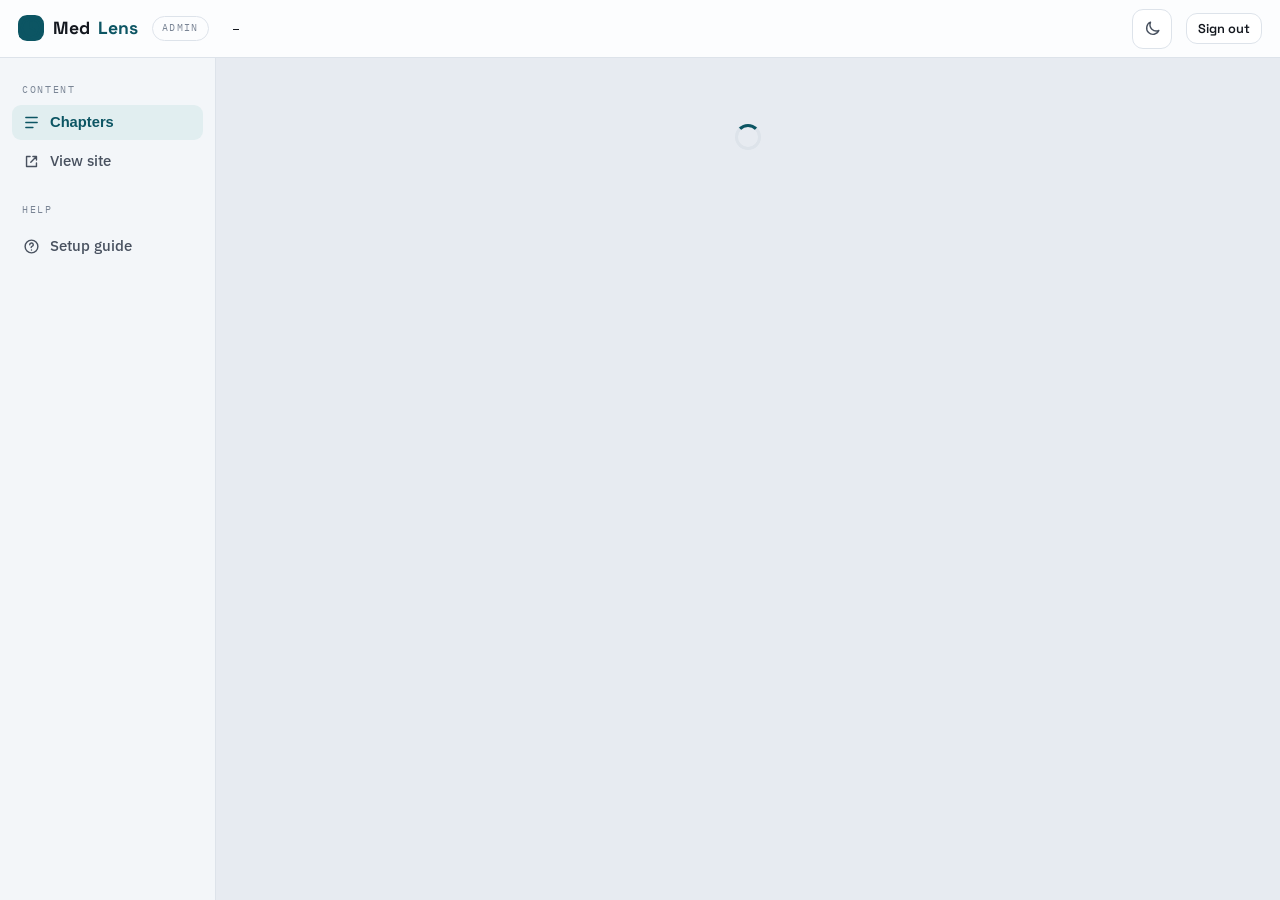
<file: dashboard.html>
<!DOCTYPE html>
<html lang="en" data-theme="light">
<head>
<meta charset="UTF-8">
<meta name="viewport" content="width=device-width, initial-scale=1">
<title>Dashboard — MedLens Admin</title>
<link rel="preconnect" href="https://fonts.googleapis.com">
<link rel="preconnect" href="https://fonts.gstatic.com" crossorigin>
<link href="https://fonts.googleapis.com/css2?family=Space+Grotesk:wght@500;600;700&family=IBM+Plex+Sans:wght@400;500;600;700&family=IBM+Plex+Mono:wght@400;500;600&display=swap" rel="stylesheet">
<link rel="stylesheet" href="styles.css">
<link rel="stylesheet" href="admin.css">
</head>
<body class="admin">

<header class="admin-top">
  <a class="brand" href="index.html">
    <span class="brand-mark" aria-hidden="true"><svg viewBox="0 0 24 24" fill="none"><circle cx="12" cy="12" r="8.5" stroke="currentColor" stroke-width="2"/><path d="M12 6.5V12l3.6 2.2" stroke="currentColor" stroke-width="2" stroke-linecap="round"/></svg></span>
    Med<b>Lens</b>
  </a>
  <span class="tag">Admin</span>
  <span class="mode-badge" id="modeBadge">—</span>
  <span class="sp"></span>
  <span class="who" id="who"></span>
  <button class="iconbtn" data-theme-toggle aria-label="Toggle dark mode" title="Toggle theme">
    <svg class="moon" viewBox="0 0 24 24" fill="none"><path d="M20 14.5A8 8 0 0 1 9.5 4 8 8 0 1 0 20 14.5Z" stroke="currentColor" stroke-width="1.8" stroke-linejoin="round"/></svg>
    <svg class="sun" viewBox="0 0 24 24" fill="none"><circle cx="12" cy="12" r="4.2" stroke="currentColor" stroke-width="1.8"/><path d="M12 2.5v2.6M12 18.9v2.6M21.5 12h-2.6M5.1 12H2.5M18.7 5.3l-1.8 1.8M7.1 16.9l-1.8 1.8M18.7 18.7l-1.8-1.8M7.1 7.1 5.3 5.3" stroke="currentColor" stroke-width="1.8" stroke-linecap="round"/></svg>
  </button>
  <button class="btn btn-ghost sm" id="signout">Sign out</button>
</header>

<div class="admin-shell">
  <aside class="side">
    <div class="side-h">Content</div>
    <button class="side-item active" id="navChapters">
      <svg viewBox="0 0 24 24" fill="none"><path d="M4 5h16M4 12h16M4 19h10" stroke="currentColor" stroke-width="2" stroke-linecap="round"/></svg>
      Chapters
    </button>
    <a class="side-item" href="index.html" target="_blank" rel="noopener">
      <svg viewBox="0 0 24 24" fill="none"><path d="M14 5h5v5M19 5l-8 8M19 14v5H5V5h5" stroke="currentColor" stroke-width="2" stroke-linecap="round" stroke-linejoin="round"/></svg>
      View site
    </a>
    <div class="side-h" style="margin-top:14px">Help</div>
    <a class="side-item" href="SETUP.md" target="_blank" rel="noopener">
      <svg viewBox="0 0 24 24" fill="none"><circle cx="12" cy="12" r="9" stroke="currentColor" stroke-width="2"/><path d="M9.5 9.5a2.5 2.5 0 1 1 3.2 2.4c-.7.3-1.2.9-1.2 1.6M12 17h.01" stroke="currentColor" stroke-width="2" stroke-linecap="round"/></svg>
      Setup guide
    </a>
    <div class="side-foot" id="sideFoot"></div>
  </aside>

  <main class="main" id="view"><div class="spin"></div></main>
</div>

<div id="modalRoot"></div>
<div class="toast" id="toast"></div>

<script type="module">
import * as DB from "./db.js";
const { MODE, auth, DISCIPLINES, STATES, CATEGORIES } = DB;

/* ---------- tiny DOM helper ---------- */
function h(tag, props = {}, ...kids) {
  const e = document.createElement(tag);
  for (const k in props) {
    const v = props[k];
    if (v == null || v === false) continue;
    if (k === "class") e.className = v;
    else if (k === "html") e.innerHTML = v;
    else if (k === "style" && typeof v === "object") Object.assign(e.style, v);
    else if (k.startsWith("on") && typeof v === "function") e.addEventListener(k.slice(2).toLowerCase(), v);
    else e.setAttribute(k, v);
  }
  for (const kid of kids.flat()) {
    if (kid == null || kid === false) continue;
    e.append(kid.nodeType ? kid : document.createTextNode(kid));
  }
  return e;
}
const $ = s => document.querySelector(s);
const lensLabel = k => (DISCIPLINES.find(d => d.key === k) || {}).label || k;
const stateLabel = k => (STATES.find(s => s.key === k) || {}).label || k;
const catLabel = k => (CATEGORIES.find(c => c.key === k) || {}).label || k;

const ICON = {
  edit: '<svg viewBox="0 0 24 24" fill="none"><path d="M4 20h4L18.5 9.5a2.1 2.1 0 0 0-3-3L5 17v3Z" stroke="currentColor" stroke-width="1.8" stroke-linejoin="round"/></svg>',
  trash: '<svg viewBox="0 0 24 24" fill="none"><path d="M5 7h14M10 7V5h4v2M6 7l1 12h10l1-12" stroke="currentColor" stroke-width="1.8" stroke-linecap="round" stroke-linejoin="round"/></svg>',
  chevron: '<svg viewBox="0 0 24 24" fill="none"><path d="M9 6l6 6-6 6" stroke="currentColor" stroke-width="2" stroke-linecap="round" stroke-linejoin="round"/></svg>',
  plus: '<svg viewBox="0 0 24 24" fill="none"><path d="M12 5v14M5 12h14" stroke="currentColor" stroke-width="2" stroke-linecap="round"/></svg>',
  book: '<svg viewBox="0 0 24 24" fill="none"><path d="M5 4h11a2 2 0 0 1 2 2v14H7a2 2 0 0 1-2-2V4Z" stroke="currentColor" stroke-width="1.8" stroke-linejoin="round"/></svg>',
  spark: '<svg viewBox="0 0 24 24" fill="none"><path d="M12 3l1.8 5L19 9.8 13.8 12 12 17l-1.8-5L5 9.8 10.2 8 12 3Z" stroke="currentColor" stroke-width="1.6" stroke-linejoin="round"/></svg>',
  eye: '<svg viewBox="0 0 24 24" fill="none"><path d="M2 12s3.5-7 10-7 10 7 10 7-3.5 7-10 7-10-7-10-7Z" stroke="currentColor" stroke-width="1.7"/><circle cx="12" cy="12" r="2.6" stroke="currentColor" stroke-width="1.7"/></svg>',
  globe: '<svg viewBox="0 0 24 24" fill="none"><circle cx="12" cy="12" r="9" stroke="currentColor" stroke-width="1.7"/><path d="M3 12h18M12 3c3 3.5 3 14.5 0 18M12 3c-3 3.5-3 14.5 0 18" stroke="currentColor" stroke-width="1.5"/></svg>',
  layers: '<svg viewBox="0 0 24 24" fill="none"><path d="M12 3l9 5-9 5-9-5 9-5Z" stroke="currentColor" stroke-width="1.6" stroke-linejoin="round"/><path d="M3 13l9 5 9-5" stroke="currentColor" stroke-width="1.6" stroke-linejoin="round"/></svg>',
  up: '<svg viewBox="0 0 24 24" fill="none"><path d="M6 14l6-6 6 6" stroke="currentColor" stroke-width="2" stroke-linecap="round" stroke-linejoin="round"/></svg>',
  down: '<svg viewBox="0 0 24 24" fill="none"><path d="M6 10l6 6 6-6" stroke="currentColor" stroke-width="2" stroke-linecap="round" stroke-linejoin="round"/></svg>',
  image: '<svg viewBox="0 0 24 24" fill="none"><rect x="3" y="5" width="18" height="14" rx="2" stroke="currentColor" stroke-width="1.7"/><circle cx="8.5" cy="10" r="1.6" stroke="currentColor" stroke-width="1.5"/><path d="M5 17l4.5-4 3 2.5L16 12l3 3" stroke="currentColor" stroke-width="1.6" stroke-linejoin="round"/></svg>',
  grip: '<svg viewBox="0 0 24 24" fill="currentColor"><circle cx="9" cy="6" r="1.6"/><circle cx="15" cy="6" r="1.6"/><circle cx="9" cy="12" r="1.6"/><circle cx="15" cy="12" r="1.6"/><circle cx="9" cy="18" r="1.6"/><circle cx="15" cy="18" r="1.6"/></svg>',
  list: '<svg viewBox="0 0 24 24" fill="none"><path d="M8 6h12M8 12h12M8 18h12" stroke="currentColor" stroke-width="1.8" stroke-linecap="round"/><circle cx="4" cy="6" r="1.3" fill="currentColor"/><circle cx="4" cy="12" r="1.3" fill="currentColor"/><circle cx="4" cy="18" r="1.3" fill="currentColor"/></svg>',
  cards: '<svg viewBox="0 0 24 24" fill="none"><rect x="3" y="6" width="13" height="14" rx="2" stroke="currentColor" stroke-width="1.7"/><path d="M8 4.5h10.5A1.5 1.5 0 0 1 20 6v11.5" stroke="currentColor" stroke-width="1.6" stroke-linecap="round"/></svg>',
};

function toast(msg) {
  const t = $("#toast"); t.textContent = msg; t.classList.add("show");
  clearTimeout(toast._t); toast._t = setTimeout(() => t.classList.remove("show"), 1900);
}
function slugify(s) {
  return (s || "").toLowerCase().replace(/&[a-z]+;/g, "").replace(/[^a-z0-9]+/g, "-").replace(/^-+|-+$/g, "");
}

/* ---------- drag + arrow reordering ---------- */
let _dragSrc = null;
function moveInArray(arr, from, to) { if (from < 0 || to < 0 || from >= arr.length || to >= arr.length) return; const x = arr.splice(from, 1)[0]; arr.splice(to, 0, x); }
async function persistOrder(kind, ids) { try { await DB.reorderRows(kind, ids); } catch (e) { toast("Couldn't save order"); } render(); }
function arrowMove(kind, ids, id, dir) { const i = ids.indexOf(id), j = i + dir; if (j < 0 || j >= ids.length) return; moveInArray(ids, i, j); persistOrder(kind, ids); }
function dndRow(row, id, ids, kind) {
  const handle = row.querySelector(".drag");
  if (handle) {
    handle.setAttribute("draggable", "true");
    handle.addEventListener("dragstart", e => { _dragSrc = id; e.dataTransfer.effectAllowed = "move"; try { e.dataTransfer.setData("text/plain", String(id)); } catch (_e) {} row.classList.add("dragging"); });
    handle.addEventListener("dragend", () => { _dragSrc = null; row.classList.remove("dragging"); document.querySelectorAll(".drow.dragover").forEach(r => r.classList.remove("dragover")); });
  }
  row.addEventListener("dragover", e => { if (_dragSrc == null || _dragSrc === id) return; e.preventDefault(); e.dataTransfer.dropEffect = "move"; row.classList.add("dragover"); });
  row.addEventListener("dragleave", () => row.classList.remove("dragover"));
  row.addEventListener("drop", e => { e.preventDefault(); row.classList.remove("dragover"); if (_dragSrc == null || _dragSrc === id) return; const from = ids.indexOf(_dragSrc), to = ids.indexOf(id); moveInArray(ids, from, to); persistOrder(kind, ids); });
}

/* ---------- modal + form ---------- */
function closeModal() { $("#modalRoot").innerHTML = ""; }
function openModal(title, bodyNodes, footNodes) {
  const overlay = h("div", { class: "modal-overlay", onclick: e => { if (e.target === overlay) closeModal(); } },
    h("div", { class: "modal", role: "dialog", "aria-modal": "true" },
      h("div", { class: "modal-head" }, h("h3", {}, title),
        h("button", { class: "ibtn", onclick: closeModal, "aria-label": "Close" }, h("span", { html: '<svg viewBox="0 0 24 24" fill="none"><path d="M6 6l12 12M18 6 6 18" stroke="currentColor" stroke-width="2" stroke-linecap="round"/></svg>' }))),
      h("div", { class: "modal-body" }, ...bodyNodes),
      h("div", { class: "modal-foot" }, ...footNodes)));
  $("#modalRoot").innerHTML = ""; $("#modalRoot").append(overlay);
  const first = overlay.querySelector("input,select,textarea"); if (first) first.focus();
}

// fieldDefs: {name,label,type:'text'|'textarea'|'select'|'lenses',options,hint,full}
function formModal({ title, fields, values = {}, submitLabel = "Save", onSave }) {
  const refs = {};
  const nodes = fields.map(f => {
    let input;
    if (f.type === "textarea") input = h("textarea", { id: "f_" + f.name }, values[f.name] || "");
    else if (f.type === "select") {
      input = h("select", { id: "f_" + f.name }, ...f.options.map(o =>
        h("option", { value: o.value, ...(String(values[f.name]) === String(o.value) ? { selected: "" } : {}) }, o.label)));
    } else if (f.type === "lenses") {
      const chosen = new Set(values[f.name] || []);
      input = h("div", { class: "lenspick" }, ...DISCIPLINES.map(d => {
        const b = h("button", { type: "button", "aria-pressed": chosen.has(d.key) ? "true" : "false", style: `--c:var(--${d.key})` },
          h("i"), d.label);
        b.addEventListener("click", () => {
          const on = b.getAttribute("aria-pressed") === "true";
          b.setAttribute("aria-pressed", on ? "false" : "true");
          on ? chosen.delete(d.key) : chosen.add(d.key);
        });
        return b;
      }));
      refs[f.name] = () => [...chosen];
    } else input = h("input", { id: "f_" + f.name, type: f.type || "text", value: values[f.name] || "", placeholder: f.placeholder || "" });
    if (!refs[f.name]) refs[f.name] = () => input.value;
    return h("div", { class: "field" + (f.full ? "" : ""), }, h("label", { for: "f_" + f.name }, f.label), input, f.hint ? h("div", { class: "hint" }, f.hint) : null);
  });
  if (title.startsWith("Edit lesson") || title.startsWith("New lesson")) {
    nodes.push(h("div", { class: "future" },
      h("span", { html: ICON.spark }),
      h("div", {}, h("b", {}, "Lesson content"), " is written by the Claude API. Save this, then press ",
        h("b", {}, "Generate"), " on the lesson row to create the full lesson from its title and lenses.")));
  }
  const save = h("button", { class: "btn btn-primary" }, submitLabel);
  save.addEventListener("click", async () => {
    const out = {}; for (const f of fields) out[f.name] = refs[f.name]();
    save.disabled = true; save.textContent = "Saving…";
    try { await onSave(out); closeModal(); }
    catch (ex) { save.disabled = false; save.textContent = submitLabel; toast(ex?.message || "Save failed"); }
  });
  openModal(title, nodes, [h("button", { class: "btn btn-ghost", onclick: closeModal }, "Cancel"), save]);
}

function confirmModal(title, message, onYes, danger = true) {
  const yes = h("button", { class: "btn " + (danger ? "btn-danger" : "btn-primary") }, "Delete");
  yes.addEventListener("click", async () => { yes.disabled = true; yes.textContent = "Deleting…"; try { await onYes(); closeModal(); } catch (ex) { yes.disabled = false; yes.textContent = "Delete"; toast(ex?.message || "Failed"); } });
  openModal(title, [h("p", { style: { color: "var(--ink-soft)", lineHeight: "1.55", margin: "2px 0" } }, message)],
    [h("button", { class: "btn btn-ghost", onclick: closeModal }, "Cancel"), yes]);
}

function infoModal(title, message) {
  openModal(title, [h("p", { style: { color: "var(--ink-soft)", lineHeight: "1.55", margin: "2px 0" } }, message)],
    [h("button", { class: "btn btn-primary", onclick: closeModal }, "Got it")]);
}

/* ---------- app state + navigation ---------- */
const state = { view: "chapters", chapterId: null, sectionId: null, chapter: null, section: null };
const view = $("#view");
const setBusy = () => { view.innerHTML = '<div class="spin"></div>'; };

function pageHead(titleText, lede, actionNode) {
  return h("div", { class: "page-head" },
    h("div", {}, h("h1", {}, titleText), lede ? h("p", { class: "lede" }, lede) : null),
    actionNode || null);
}
function crumbs(parts) {
  const c = h("div", { class: "crumbs" });
  parts.forEach((p, i) => {
    if (i) c.append(h("span", { class: "sep" }, "/"));
    c.append(p.onclick ? h("a", { onclick: p.onclick }, p.label) : h("span", {}, p.label));
  });
  return c;
}
function demoBanner() {
  if (MODE !== "demo") return null;
  return h("div", { class: "banner demo" },
    h("span", { html: '<svg viewBox="0 0 24 24" fill="none"><circle cx="12" cy="12" r="9" stroke="currentColor" stroke-width="2"/><path d="M12 8h.01M11 12h1v4h1" stroke="currentColor" stroke-width="2" stroke-linecap="round" stroke-linejoin="round"/></svg>' }),
    h("div", {}, h("b", {}, "Demo mode — changes stay in this browser only. "),
      "Add your Supabase URL + key to ", h("code", {}, "config.js"), " to make this a real backend. ",
      h("a", { href: "SETUP.md", target: "_blank" }, "Setup guide →")));
}

async function go(v, opts = {}) { Object.assign(state, opts, { view: v }); render(); }

/* ---------- views ---------- */
async function render() {
  setBusy();
  try {
    if (state.view === "chapters") return await viewChapters();
    if (state.view === "chapter") return await viewChapter();
    if (state.view === "section") return await viewSection();
    if (state.view === "editor") return viewLessonEditor();
  } catch (ex) {
    view.innerHTML = "";
    view.append(h("div", { class: "empty" }, h("p", {}, "Couldn’t load data: " + (ex?.message || ex))));
  }
}

async function viewChapters() {
  const [chapters, ct] = await Promise.all([DB.listChapters(), DB.counts()]);
  view.innerHTML = "";
  view.append(
    pageHead("Chapters", "Everything students see is built from these. Drafts stay hidden from the public site until published.",
      h("button", { class: "btn btn-primary", onclick: () => editChapter() }, h("span", { html: ICON.plus, style: { display: "inline-flex", width: "16px" } }), "New chapter")),
    demoBanner());
  if (!chapters.length) {
    view.append(h("div", { class: "panel" }, h("div", { class: "empty" }, h("span", { html: ICON.book }), h("p", {}, "No chapters yet."), h("button", { class: "btn btn-primary", onclick: () => editChapter() }, "Create the first chapter"))));
    return;
  }
  const panel = h("div", { class: "panel" });
  chapters.forEach(c => {
    const stat = ct.perChapter[c.id] || { sections: 0, lessons: 0 };
    panel.append(h("div", { class: "drow", style: `--accent:var(--${c.category === "foundations" ? "biochem" : "patho"})` },
      h("span", { class: "num" }, String(c.order_index).padStart(2, "0")),
      h("div", { class: "grow" },
        h("div", { class: "t", onclick: () => go("chapter", { chapterId: c.id }) }, c.title),
        h("div", { class: "m" },
          h("span", {}, catLabel(c.category)),
          h("span", {}, "·"), h("span", {}, stat.sections + " sections"),
          h("span", {}, "·"), h("span", {}, stat.lessons + " lessons"),
          c.slug ? h("span", { style: { fontFamily: "var(--f-mono)", fontSize: ".72rem" } }, "/" + c.slug) : null)),
      h("span", { class: "pill " + c.status }, c.status),
      h("div", { class: "actions" },
        h("a", { class: "manage", onclick: () => go("chapter", { chapterId: c.id }) }, "Manage", h("span", { html: ICON.chevron })),
        h("button", { class: "ibtn", title: "Edit", onclick: () => editChapter(c), html: ICON.edit }),
        h("button", { class: "ibtn danger", title: "Delete", onclick: () => removeChapter(c), html: ICON.trash }))));
  });
  view.append(panel);
}

async function viewChapter() {
  const chapters = await DB.listChapters();
  const c = chapters.find(x => x.id === state.chapterId);
  if (!c) return go("chapters");
  state.chapter = c;
  const sections = await DB.listSections(c.id);
  view.innerHTML = "";
  view.append(crumbs([{ label: "Chapters", onclick: () => go("chapters") }, { label: c.title }]));
  view.append(pageHead(c.title, c.subtitle,
    h("div", { style: { display: "flex", gap: "8px" } },
      h("a", { class: "btn btn-ghost", href: "chapter.html?slug=" + encodeURIComponent(c.slug), target: "_blank", rel: "noopener" }, "View ↗"),
      h("button", { class: "btn btn-ghost", onclick: () => editChapter(c) }, "Edit chapter"),
      h("button", { class: "btn btn-ghost", onclick: () => importChecklist(c) }, h("span", { html: ICON.spark, style: { display: "inline-flex", width: "15px" } }), "Import checklist"),
      h("button", { class: "btn btn-primary", onclick: () => editSection(null) }, h("span", { html: ICON.plus, style: { display: "inline-flex", width: "16px" } }), "New section"))));
  view.append(h("div", { style: { display: "flex", gap: "10px", margin: "-6px 0 18px", alignItems: "center" } },
    h("span", { class: "pill " + c.status }, c.status),
    h("span", { style: { fontSize: ".84rem", color: "var(--ink-soft)" } }, catLabel(c.category)),
    h("button", { class: "btn btn-ghost sm", onclick: () => togglePublish(c) }, c.status === "published" ? "Unpublish" : "Publish")));

  if (!sections.length) {
    view.append(h("div", { class: "panel" }, h("div", { class: "empty" }, h("span", { html: ICON.book }), h("p", {}, "No sections in this chapter yet."), h("button", { class: "btn btn-primary", onclick: () => editSection(null) }, "Add a section"))));
    return;
  }
  const counts = await DB.counts();
  const panel = h("div", { class: "panel" });
  const secIds = sections.map(s => s.id);
  sections.forEach(s => {
    const n = counts.perSection[s.id] || 0;
    const row = h("div", { class: "drow", style: "--accent:var(--physio)" },
      h("span", { class: "drag", title: "Drag to reorder", html: ICON.grip }),
      h("span", { class: "num" }, s.numeral || "–"),
      h("div", { class: "grow" },
        h("div", { class: "t", onclick: () => go("section", { sectionId: s.id }) }, s.title),
        h("div", { class: "m" }, h("span", {}, n + " lesson" + (n === 1 ? "" : "s")))),
      h("div", { class: "actions" },
        h("button", { class: "ibtn", title: "Move up", onclick: () => arrowMove("sections", secIds, s.id, -1), html: ICON.up }),
        h("button", { class: "ibtn", title: "Move down", onclick: () => arrowMove("sections", secIds, s.id, 1), html: ICON.down }),
        h("a", { class: "manage", onclick: () => go("section", { sectionId: s.id }) }, "Lessons", h("span", { html: ICON.chevron })),
        h("button", { class: "ibtn", title: "Edit", onclick: () => editSection(s), html: ICON.edit }),
        h("button", { class: "ibtn danger", title: "Delete", onclick: () => removeSection(s), html: ICON.trash })));
    dndRow(row, s.id, secIds, "sections");
    panel.append(row);
  });
  view.append(panel);
}

async function viewSection() {
  const c = state.chapter || (await DB.listChapters()).find(x => x.id === state.chapterId);
  const sections = await DB.listSections(state.chapterId || (c && c.id));
  const s = sections.find(x => x.id === state.sectionId) || (await findSection(state.sectionId));
  if (!s) return go("chapters");
  state.section = s; state.chapterId = s.chapter_id;
  const chapter = c || (await DB.listChapters()).find(x => x.id === s.chapter_id);
  const lessons = await DB.listLessons(s.id);
  view.innerHTML = "";
  view.append(crumbs([
    { label: "Chapters", onclick: () => go("chapters") },
    { label: chapter ? chapter.title : "Chapter", onclick: () => go("chapter", { chapterId: s.chapter_id }) },
    { label: (s.numeral ? s.numeral + " · " : "") + s.title }]));
  view.append(pageHead(s.title, "Lessons in this section. Order, lenses and status here drive the public syllabus.",
    h("button", { class: "btn btn-primary", onclick: () => editLesson(null) }, h("span", { html: ICON.plus, style: { display: "inline-flex", width: "16px" } }), "New lesson")));
  if (!lessons.length) {
    view.append(h("div", { class: "panel" }, h("div", { class: "empty" }, h("span", { html: ICON.book }), h("p", {}, "No lessons yet."), h("button", { class: "btn btn-primary", onclick: () => editLesson(null) }, "Add a lesson"))));
    return;
  }
  const panel = h("div", { class: "panel" });
  const lesIds = lessons.map(l => l.id);
  lessons.forEach(l => {
    const hasContent = !!l.content;
    const genBtn = h("button", { class: "btn btn-ghost sm gen" },
      h("span", { html: ICON.spark, style: { display: "inline-flex", width: "15px" } }),
      hasContent ? "Regenerate" : "Generate");
    genBtn.addEventListener("click", () => generateFor(l, genBtn));
    const bulBtn = h("button", { class: "ibtn" + (l.bullets ? " on" : ""), title: l.bullets ? "Rebuild study bullets" : "Make study bullets", html: ICON.list });
    bulBtn.addEventListener("click", () => makeBulletsFor(l, bulBtn));
    const cardBtn = h("button", { class: "ibtn" + (l.cards ? " on" : ""), title: l.cards ? "Rebuild flashcards" : "Make flashcards", html: ICON.cards });
    cardBtn.addEventListener("click", () => makeFlashcardsFor(l, cardBtn));

    const row = h("div", { class: "drow" },
      h("span", { class: "drag", title: "Drag to reorder", html: ICON.grip }),
      h("span", { class: "ticks" }, ...(l.lenses.length ? l.lenses : ["physio"]).map(k =>
        h("i", { style: `background:var(--${k})` }))),
      h("div", { class: "grow" },
        h("div", { class: "t", onclick: () => editLesson(l) }, (l.high_yield ? "⭐ " : "") + l.title),
        h("div", { class: "m" },
          ...l.lenses.map(k => h("span", {}, lensLabel(k))),
          (l.must_cover && l.must_cover.length) ? h("span", { style: { color: "var(--brand)" } }, l.must_cover.length + " points") : null,
          l.slug ? h("span", { style: { fontFamily: "var(--f-mono)", fontSize: ".72rem" } }, "/" + l.slug) : null,
          hasContent ? h("span", { class: "pill done", style: { fontSize: ".55rem" } }, l.published ? "Live" : "Generated · hidden") : null)),
      h("span", { class: "pill " + l.state }, stateLabel(l.state)),
      h("div", { class: "actions" },
        h("button", { class: "ibtn", title: "Move up", onclick: () => arrowMove("lessons", lesIds, l.id, -1), html: ICON.up }),
        h("button", { class: "ibtn", title: "Move down", onclick: () => arrowMove("lessons", lesIds, l.id, 1), html: ICON.down }),
        genBtn,
        hasContent ? bulBtn : null,
        hasContent ? cardBtn : null,
        hasContent ? h("a", { class: "ibtn", title: "View lesson", target: "_blank", rel: "noopener", href: "lesson.html?slug=" + encodeURIComponent(l.slug), html: ICON.eye }) : null,
        hasContent ? h("button", { class: "ibtn", title: "Edit content", onclick: () => openLessonEditor(l), html: ICON.layers }) : null,
        hasContent ? h("button", { class: "ibtn" + (l.published ? " on" : ""), title: l.published ? "Unpublish" : "Publish", onclick: () => togglePublishLesson(l), html: ICON.globe }) : null,
        h("button", { class: "ibtn", title: "Edit", onclick: () => editLesson(l), html: ICON.edit }),
        h("button", { class: "ibtn danger", title: "Delete", onclick: () => removeLesson(l), html: ICON.trash })));
    dndRow(row, l.id, lesIds, "lessons");
    panel.append(row);
  });
  view.append(panel);
}

async function makeFlashcardsFor(l, btn) {
  if (!l.content) { toast("Generate the lesson first"); return; }
  const prev = btn.innerHTML; btn.disabled = true; btn.classList.add("busy");
  toast(MODE === "demo" ? "Building flashcards…" : "Building flashcards… (~1 min)");
  try { await DB.makeFlashcards(l.id); toast("Flashcards ready"); render(); }
  catch (e) { toast(e?.message || "Couldn't build flashcards"); btn.disabled = false; btn.classList.remove("busy"); btn.innerHTML = prev; }
}

async function makeBulletsFor(l, btn) {
  if (!l.content) { toast("Generate the lesson first"); return; }
  const prev = btn.innerHTML; btn.disabled = true; btn.classList.add("busy");
  toast(MODE === "demo" ? "Building study bullets…" : "Building study bullets… (~1 min)");
  try { await DB.makeBullets(l.id); toast("Study bullets ready"); render(); }
  catch (e) { toast(e?.message || "Couldn't build bullets"); btn.disabled = false; btn.classList.remove("busy"); btn.innerHTML = prev; }
}

async function generateFor(l, btn) {
  const label = btn.innerHTML;
  btn.disabled = true; btn.innerHTML = "Generating…";
  try {
    await DB.generateLesson(l.id, l.title, l.lenses, l.must_cover);
    toast(MODE === "demo" ? "Lesson generated (demo sample)" : "Lesson generated");
    render();
  } catch (ex) {
    btn.disabled = false; btn.innerHTML = label;
    toast(ex?.message || "Generation failed");
  }
}
async function togglePublishLesson(l) {
  await DB.setLessonPublished(l.id, !l.published);
  toast(l.published ? "Lesson unpublished" : "Lesson published");
  render();
}
async function findSection(id) {
  const chapters = await DB.listChapters();
  for (const c of chapters) { const ss = await DB.listSections(c.id); const f = ss.find(x => x.id === id); if (f) return f; }
  return null;
}

/* ---------- mutations ---------- */
function editChapter(c) {
  formModal({
    title: c ? "Edit chapter" : "New chapter",
    fields: [
      { name: "title", label: "Title", placeholder: "e.g. Cardiology" },
      { name: "slug", label: "Slug", hint: "Used in the page URL. Leave blank to auto-generate.", placeholder: "cardiology" },
      { name: "subtitle", label: "Subtitle", type: "textarea" },
      { name: "category", label: "Category", type: "select", options: CATEGORIES.map(x => ({ value: x.key, label: x.label })) },
      { name: "status", label: "Status", type: "select", options: [{ value: "draft", label: "Draft (hidden)" }, { value: "published", label: "Published (public)" }] },
    ],
    values: c || { category: "systems", status: "draft" },
    onSave: async v => {
      if (!v.slug) v.slug = slugify(v.title);
      if (c) { await DB.updateChapter(c.id, v); toast("Chapter saved"); }
      else { await DB.createChapter(v); toast("Chapter created"); }
      render();
    }
  });
}
async function togglePublish(c) {
  await DB.updateChapter(c.id, { status: c.status === "published" ? "draft" : "published" });
  toast(c.status === "published" ? "Moved to draft" : "Published"); render();
}
function removeChapter(c) {
  confirmModal("Delete chapter?", `“${c.title}” and all of its sections and lessons will be permanently removed.`, async () => { await DB.deleteChapter(c.id); toast("Chapter deleted"); go("chapters"); });
}
function editSection(s) {
  formModal({
    title: s ? "Edit section" : "New section",
    fields: [
      { name: "numeral", label: "Numeral", hint: "e.g. I, II, III — shown as the section badge.", placeholder: "I" },
      { name: "title", label: "Title", placeholder: "e.g. Ischemic Heart Disease" },
    ],
    values: s || {},
    onSave: async v => {
      if (s) { await DB.updateSection(s.id, v); toast("Section saved"); }
      else { await DB.createSection(state.chapterId, v); toast("Section added"); }
      render();
    }
  });
}
async function removeSection(s) {
  const lessons = await DB.listLessons(s.id);
  if (lessons.length) {
    infoModal("Section not empty",
      `“${s.title}” still has ${lessons.length} lesson${lessons.length === 1 ? "" : "s"}. Move them to another section (Edit lesson → Section) or delete them first, then you can remove this section.`);
    return;
  }
  confirmModal("Delete section?", `“${s.title}” will be permanently removed.`, async () => { await DB.deleteSection(s.id); toast("Section deleted"); render(); });
}
async function editLesson(l) {
  const chapterId = state.chapterId || (state.chapter && state.chapter.id);
  const sections = chapterId ? await DB.listSections(chapterId) : [];
  const secOptions = sections.map(s => ({ value: s.id, label: (s.numeral ? s.numeral + " · " : "") + s.title }));
  const curSection = l ? l.section_id : state.sectionId;
  formModal({
    title: l ? "Edit lesson" : "New lesson",
    fields: [
      { name: "title", label: "Title", placeholder: "e.g. Action Potentials" },
      { name: "slug", label: "Slug", hint: "Optional — for the lesson page URL.", placeholder: "action-potentials" },
      ...(secOptions.length ? [{ name: "section_id", label: "Section", type: "select", options: secOptions, hint: "Move this lesson to another section (drops it at the end; drag to reorder)." }] : []),
      { name: "lenses", label: "Discipline lenses", type: "lenses" },
      { name: "high_yield", label: "High-yield (⭐)", type: "select", options: [{ value: "no", label: "No" }, { value: "yes", label: "Yes — high-yield" }] },
      { name: "must_cover_text", label: "Must-cover points", type: "textarea", hint: "One point per line. Generation covers every point and builds the high-yield box from them." },
      { name: "state", label: "Status", type: "select", options: STATES.map(x => ({ value: x.key, label: x.label })) },
    ],
    values: l
      ? { ...l, section_id: curSection, high_yield: l.high_yield ? "yes" : "no", must_cover_text: (l.must_cover || []).join("\n") }
      : { state: "new", section_id: curSection, lenses: [], high_yield: "no", must_cover_text: "" },
    onSave: async raw => {
      const v = {
        title: raw.title, slug: raw.slug, lenses: raw.lenses, state: raw.state,
        high_yield: raw.high_yield === "yes",
        must_cover: (raw.must_cover_text || "").split("\n").map(s => s.trim()).filter(Boolean),
      };
      if (!v.slug) v.slug = slugify(v.title);
      if (l) {
        await DB.updateLesson(l.id, v);
        if (raw.section_id && raw.section_id !== l.section_id) await DB.moveLesson(l.id, raw.section_id);
        toast("Lesson saved");
      } else {
        await DB.createLesson(raw.section_id || state.sectionId, v);
        toast("Lesson added");
      }
      render();
    }
  });
}
function removeLesson(l) {
  confirmModal("Delete lesson?", `“${l.title}” will be permanently removed.`, async () => { await DB.deleteLesson(l.id); toast("Lesson deleted"); render(); });
}

/* ---------- lesson content editor (full block editor) ---------- */
let draft = null, edBodyRef = null;
const LENS_OPTS = DISCIPLINES.map(d => d.key);
const BLOCK_TYPES = [
  ["prose", "Paragraph"], ["heading", "Heading"], ["anchor", "Analogy"],
  ["callout", "Callout"], ["list", "List"], ["flow", "Flow steps"],
  ["figure", "Figure (SVG)"], ["compare", "Compare table"], ["image", "Image"],
];
const ed_lines = a => (a || []).join("\n");
const ed_arr = s => (s || "").split("\n").map(x => x.replace(/\s+$/, "")).filter(x => x.trim().length);

function normEditorContent(c) {
  c = c ? JSON.parse(JSON.stringify(c)) : {};
  return {
    subtitle: c.subtitle || "", readingTime: c.readingTime || 5,
    lenses: Array.isArray(c.lenses) ? c.lenses : [],
    glance: Array.isArray(c.glance) ? c.glance.slice() : [],
    highYield: Array.isArray(c.highYield) ? c.highYield.slice() : [],
    sections: Array.isArray(c.sections) ? c.sections.map(s => ({
      lens: LENS_OPTS.includes(s.lens) ? s.lens : "physio", title: s.title || "",
      blocks: Array.isArray(s.blocks) ? s.blocks.map(b => ({ ...b })) : [],
    })) : [],
  };
}
function newBlock(type) {
  switch (type) {
    case "heading": return { type, text: "" };
    case "anchor": return { type, text: "" };
    case "callout": return { type, variant: "clinical", title: "", text: "" };
    case "list": return { type, ordered: false, items: [] };
    case "flow": return { type, steps: [], note: "" };
    case "figure": return { type, svg: "", caption: "" };
    case "compare": return { type, columns: ["", ""], rows: [] };
    case "image": return { type, url: "", caption: "", alt: "", credit: "", source: "", pageUrl: "" };
    default: return { type: "prose", text: "" };
  }
}
function ed_sel(value, opts, onChange) {
  const s = h("select", { class: "ed-in" }, ...opts.map(o => h("option", { value: Array.isArray(o) ? o[0] : o }, Array.isArray(o) ? o[1] : o)));
  s.value = value; s.addEventListener("change", e => onChange(e.target.value)); return s;
}
function ed_text(value, on, ph) { const i = h("input", { class: "ed-in", type: "text", placeholder: ph || "" }); i.value = value || ""; i.addEventListener("input", e => on(e.target.value)); return i; }
function ed_area(value, on, rows) { const t = h("textarea", { class: "ed-in", rows: rows || 3 }); t.value = value || ""; t.addEventListener("input", e => on(e.target.value)); return t; }

function openLessonEditor(l) { draft = { lessonId: l.id, title: l.title, content: normEditorContent(l.content) }; go("editor"); }

function viewLessonEditor() {
  const view = $("#view"); view.innerHTML = "";
  if (!draft) { go("section"); return; }
  view.append(h("div", { class: "crumbs" },
    h("a", { onclick: () => { draft = null; go("section"); } }, "← Back"),
    h("span", {}, " / Editing content")));
  view.append(h("div", { class: "ed-head" },
    h("div", {}, h("h2", { style: { margin: 0 } }, draft.title), h("div", { class: "hint" }, "Edit text, reorder or change blocks, and insert images. Changes save when you click Save.")),
    h("div", { class: "ed-headbtns" },
      h("button", { class: "btn btn-ghost", onclick: () => { draft = null; go("section"); } }, "Cancel"),
      h("button", { class: "btn btn-primary", onclick: saveEditor }, "Save content"))));
  edBodyRef = h("div", { class: "ed-body" });
  view.append(edBodyRef);
  renderEdBody();
}

function renderEdBody() {
  const c = draft.content, b = edBodyRef; b.innerHTML = "";
  // meta
  const meta = h("div", { class: "ed-card" }, h("div", { class: "ed-card-h" }, "Lesson overview"));
  meta.append(ed_field("Subtitle", ed_text(c.subtitle, v => c.subtitle = v, "One-line framing")));
  const rt = h("input", { class: "ed-in", type: "number", min: "1", style: { maxWidth: "90px" } }); rt.value = c.readingTime;
  rt.addEventListener("input", e => c.readingTime = Number(e.target.value) || 1);
  meta.append(ed_field("Reading time (min)", rt));
  meta.append(ed_field("Header lenses", h("div", { class: "lenspick" }, ...DISCIPLINES.map(d => {
    const on = c.lenses.includes(d.key);
    const chip = h("button", { type: "button", "aria-pressed": on ? "true" : "false", style: `--c:var(--${d.key})` }, h("i"), d.label);
    chip.addEventListener("click", () => {
      const i = c.lenses.indexOf(d.key); const isOn = i >= 0;
      if (isOn) c.lenses.splice(i, 1); else c.lenses.push(d.key);
      chip.setAttribute("aria-pressed", isOn ? "false" : "true");
    });
    return chip;
  }))));
  meta.append(ed_field("At a glance (one per line)", ed_area(ed_lines(c.glance), v => c.glance = ed_arr(v), 3)));
  meta.append(ed_field("High-yield box (one per line)", ed_area(ed_lines(c.highYield), v => c.highYield = ed_arr(v), 4)));
  b.append(meta);

  // sections
  c.sections.forEach((sec, si) => b.append(sectionCard(sec, si)));
  const addSec = h("button", { class: "btn btn-ghost", onclick: () => { c.sections.push({ lens: "physio", title: "New section", blocks: [] }); renderEdBody(); } },
    h("span", { html: ICON.plus, style: { display: "inline-flex", width: "15px" } }), "Add section");
  b.append(h("div", { style: { marginTop: "12px" } }, addSec));
}

function sectionCard(sec, si) {
  const c = draft.content;
  const card = h("div", { class: "ed-card ed-section" });
  const head = h("div", { class: "ed-sec-head" },
    h("span", { class: "ticks" }, h("i", { style: `background:var(--${sec.lens})` })),
    ed_text(sec.title, v => sec.title = v, "Section title"),
    ed_sel(sec.lens, LENS_OPTS.map(k => [k, lensLabel(k)]), v => { sec.lens = v; renderEdBody(); }),
    h("button", { class: "ibtn", title: "Move up", onclick: () => { if (si > 0) { [c.sections[si - 1], c.sections[si]] = [c.sections[si], c.sections[si - 1]]; renderEdBody(); } }, html: ICON.up }),
    h("button", { class: "ibtn", title: "Move down", onclick: () => { if (si < c.sections.length - 1) { [c.sections[si + 1], c.sections[si]] = [c.sections[si], c.sections[si + 1]]; renderEdBody(); } }, html: ICON.down }),
    h("button", { class: "ibtn danger", title: "Delete section", onclick: () => { if (confirm("Delete this whole section?")) { c.sections.splice(si, 1); renderEdBody(); } }, html: ICON.trash }));
  card.append(head);
  sec.blocks.forEach((blk, bi) => card.append(blockCard(sec, blk, bi)));
  card.append(h("div", { class: "ed-addblk" },
    h("button", { class: "btn btn-ghost sm", onclick: () => { sec.blocks.push(newBlock("prose")); renderEdBody(); } },
      h("span", { html: ICON.plus, style: { display: "inline-flex", width: "13px" } }), "Add block")));
  return card;
}

function blockCard(sec, blk, bi) {
  const card = h("div", { class: "ed-block" });
  card.append(h("div", { class: "ed-block-top" },
    ed_sel(blk.type, BLOCK_TYPES, nt => { if (nt !== blk.type) { sec.blocks[bi] = convertBlock(blk, nt); renderEdBody(); } }),
    h("div", { class: "grow" }),
    h("button", { class: "ibtn", title: "Move up", onclick: () => { if (bi > 0) { [sec.blocks[bi - 1], sec.blocks[bi]] = [sec.blocks[bi], sec.blocks[bi - 1]]; renderEdBody(); } }, html: ICON.up }),
    h("button", { class: "ibtn", title: "Move down", onclick: () => { if (bi < sec.blocks.length - 1) { [sec.blocks[bi + 1], sec.blocks[bi]] = [sec.blocks[bi], sec.blocks[bi + 1]]; renderEdBody(); } }, html: ICON.down }),
    h("button", { class: "ibtn danger", title: "Delete block", onclick: () => { sec.blocks.splice(bi, 1); renderEdBody(); }, html: ICON.trash })));
  card.append(blockFields(blk));
  return card;
}
function convertBlock(old, type) {
  const nb = newBlock(type);
  if ("text" in nb && old.text) nb.text = old.text;
  if ("caption" in nb && old.caption) nb.caption = old.caption;
  return nb;
}
function blockFields(blk) {
  const wrap = h("div", { class: "ed-fields" });
  const F = (label, node) => wrap.append(ed_field(label, node));
  if (blk.type === "prose" || blk.type === "anchor") F(blk.type === "anchor" ? "Analogy text" : "Text (**bold**, *italic*, ==highlight==)", ed_area(blk.text, v => blk.text = v, 4));
  else if (blk.type === "heading") F("Heading", ed_text(blk.text, v => blk.text = v));
  else if (blk.type === "callout") {
    F("Variant", ed_sel(blk.variant, [["clinical", "Clinical"], ["pitfall", "Pitfall"], ["mnemonic", "Mnemonic"], ["exam", "Exam"]], v => blk.variant = v));
    F("Title", ed_text(blk.title, v => blk.title = v));
    F("Text", ed_area(blk.text, v => blk.text = v, 3));
  } else if (blk.type === "list") {
    F("Style", ed_sel(blk.ordered ? "ol" : "ul", [["ul", "Bulleted"], ["ol", "Numbered"]], v => blk.ordered = (v === "ol")));
    F("Items (one per line)", ed_area(ed_lines(blk.items), v => blk.items = ed_arr(v), 4));
  } else if (blk.type === "flow") {
    F("Steps (one per line)", ed_area(ed_lines(blk.steps), v => blk.steps = ed_arr(v), 3));
    F("Note", ed_text(blk.note, v => blk.note = v));
  } else if (blk.type === "figure") {
    F("SVG markup", ed_area(blk.svg, v => blk.svg = v, 5));
    F("Caption", ed_text(blk.caption, v => blk.caption = v));
  } else if (blk.type === "compare") {
    const cols = blk.columns || ["", ""];
    F("Column A", ed_text(cols[0], v => { cols[0] = v; blk.columns = cols; }));
    F("Column B", ed_text(cols[1], v => { cols[1] = v; blk.columns = cols; }));
    F("Rows (one per line: label | A | B)", ed_area((blk.rows || []).map(r => (r || []).join(" | ")).join("\n"),
      v => blk.rows = ed_arr(v).map(line => line.split("|").map(s => s.trim())), 4));
  } else if (blk.type === "image") {
    const urlIn = ed_text(blk.url, v => { blk.url = v; prev.src = v || ""; });
    const prev = h("img", { class: "ed-imgprev", alt: "" }); prev.src = blk.url || "";
    prev.addEventListener("error", () => prev.classList.add("bad"));
    const file = h("input", { type: "file", accept: "image/*", style: { display: "none" } });
    const upBtn = h("button", { class: "btn btn-ghost sm", type: "button" }, h("span", { html: ICON.image, style: { display: "inline-flex", width: "14px" } }), "Upload");
    upBtn.addEventListener("click", () => file.click());
    file.addEventListener("change", async () => {
      const f = file.files && file.files[0]; if (!f) return;
      upBtn.disabled = true; upBtn.textContent = "Uploading…";
      try { const url = await DB.uploadImage(f); blk.url = url; urlIn.value = url; prev.src = url; prev.classList.remove("bad"); toast("Image uploaded"); }
      catch (e) { toast(e?.message || "Upload failed"); }
      upBtn.disabled = false; upBtn.textContent = "Upload";
    });
    F("Image URL", h("div", { class: "ed-imgrow" }, urlIn, upBtn, file));
    wrap.append(h("div", { class: "ed-imgprevwrap" }, prev));
    F("Caption", ed_text(blk.caption, v => blk.caption = v));
    F("Alt text", ed_text(blk.alt, v => blk.alt = v, "Describe the image"));
    F("Credit (optional)", ed_text(blk.credit, v => blk.credit = v));
    F("Source / license (optional)", ed_text(blk.source, v => blk.source = v));
    F("Source URL (optional)", ed_text(blk.pageUrl, v => blk.pageUrl = v));
  }
  return wrap;
}
function ed_field(label, node) { return h("label", { class: "ed-field" }, h("span", { class: "ed-label" }, label), node); }

function cleanBlock(b) {
  if (b.type === "prose" || b.type === "anchor" || b.type === "heading") return (b.text || "").trim() ? b : null;
  if (b.type === "callout") return ((b.title || "").trim() || (b.text || "").trim()) ? b : null;
  if (b.type === "list") { b.items = (b.items || []).filter(x => x.trim()); return b.items.length ? b : null; }
  if (b.type === "flow") { b.steps = (b.steps || []).filter(x => x.trim()); return b.steps.length ? b : null; }
  if (b.type === "figure") return (b.svg || "").trim() ? b : null;
  if (b.type === "compare") { b.rows = (b.rows || []).filter(r => r.some(x => (x || "").trim())); return b.rows.length ? b : null; }
  if (b.type === "image") return (b.url || "").trim() ? b : null;
  return b;
}
async function saveEditor() {
  const c = draft.content;
  const content = {
    subtitle: c.subtitle || "", readingTime: Number(c.readingTime) || 5,
    lenses: (c.lenses || []).filter(k => LENS_OPTS.includes(k)),
    glance: (c.glance || []).filter(x => x && x.trim()),
    highYield: (c.highYield || []).filter(x => x && x.trim()),
    sections: (c.sections || []).map(s => ({
      lens: s.lens || "physio", title: (s.title || "").trim(),
      blocks: (s.blocks || []).map(cleanBlock).filter(Boolean),
    })).filter(s => s.blocks.length || s.title),
  };
  try { await DB.updateLesson(draft.lessonId, { content }); toast("Lesson content saved"); draft = null; go("section"); }
  catch (e) { toast(e?.message || "Save failed"); }
}

/* ---------- checklist import ---------- */
function lensForName(name) {
  const n = (name || "").toLowerCase();
  const map = [["embryo", "embryo"], ["anatom", "anatomy"], ["physiolog", "physio"], ["histolog", "histo"],
    ["patholog", "patho"], ["pharmacolog", "pharm"], ["microbiolog", "micro"], ["biochem", "biochem"]];
  for (const [w, k] of map) if (n.includes(w)) return k;
  return "";
}
function parseChecklist(md) {
  const lines = (md || "").split(/\r?\n/);
  const sections = []; let sec = null, lesson = null;
  const tidy = s => s.replace(/\s+/g, " ").trim();
  for (const raw of lines) {
    const line = raw.replace(/\s+$/, "");
    let m;
    if ((m = line.match(/^##\s+(.+)$/)) && !line.startsWith("###")) {
      let t = tidy(m[1]).replace(/^SECTION\s*\d*\s*[—\-:]*\s*/i, "");
      sec = { numeral: "", title: t, lens: lensForName(t), lessons: [] };
      sections.push(sec); lesson = null; continue;
    }
    if ((m = line.match(/^###\s+(.+)$/))) {
      if (!sec) { sec = { numeral: "", title: "General", lens: "", lessons: [] }; sections.push(sec); }
      let t = tidy(m[1]).replace(/^Lesson\s*[\d.]*\s*[—\-:]*\s*/i, "");
      const hy = /[⭐★]/.test(t);
      t = t.replace(/[⭐★]/g, "").trim();
      lesson = { title: t, high_yield: hy, must_cover: [] };
      sec.lessons.push(lesson); continue;
    }
    m = line.match(/^\s*-\s*\[[ xX]?\]\s*(.+)$/) || line.match(/^\s*[-*]\s+(.+)$/);
    if (m) { const pt = tidy(m[1]); if (lesson && pt) lesson.must_cover.push(pt); continue; }
  }
  return sections.filter(s => s.lessons.length);
}
function importChecklist(c) {
  const ta = h("textarea", { placeholder: "Paste your checklist markdown here…",
    style: { width: "100%", minHeight: "260px", fontFamily: "var(--f-mono)", fontSize: ".78rem", lineHeight: "1.5" } });
  const info = h("div", { class: "hint" }, "Uses ## sections, ### lessons (⭐ = high-yield), and “- [ ] point” lines. Creates sections, lessons, points and lens colours.");
  const preview = h("div", { style: { fontSize: ".85rem", color: "var(--brand)", fontWeight: "600", margin: "10px 0 2px" } });
  let parsed = [];
  const update = () => {
    parsed = parseChecklist(ta.value);
    const ls = parsed.reduce((n, s) => n + s.lessons.length, 0);
    const pts = parsed.reduce((n, s) => n + s.lessons.reduce((m, l) => m + l.must_cover.length, 0), 0);
    preview.textContent = parsed.length ? `Will create ${parsed.length} sections · ${ls} lessons · ${pts} must-cover points.` : "Nothing parsed yet — paste a checklist above.";
  };
  ta.addEventListener("input", update); update();
  const imp = h("button", { class: "btn btn-primary" }, "Import");
  imp.addEventListener("click", async () => {
    if (!parsed.length) { toast("Nothing to import"); return; }
    imp.disabled = true; imp.textContent = "Importing…";
    try { const r = await DB.importSyllabus(c.id, parsed); toast(`Imported ${r.sections} sections, ${r.lessons} lessons`); closeModal(); render(); }
    catch (ex) { imp.disabled = false; imp.textContent = "Import"; toast(ex?.message || "Import failed"); }
  });
  openModal("Import checklist — " + c.title, [info, ta, preview],
    [h("button", { class: "btn btn-ghost", onclick: closeModal }, "Cancel"), imp]);
}

/* ---------- boot ---------- */
$("#navChapters").addEventListener("click", () => go("chapters"));
$("#signout").addEventListener("click", async () => { await auth.signOut(); location.href = "login.html"; });

(async function boot() {
  $("#modeBadge").textContent = MODE === "live" ? "Live · Supabase" : "Demo";
  $("#modeBadge").className = "mode-badge " + MODE;
  let user = await auth.getUser();
  if (!user && MODE === "demo") { user = await auth.signIn("demo@medlens.app"); }  // frictionless preview
  if (!user) { location.href = "login.html"; return; }
  $("#who").textContent = user.email || "";
  $("#sideFoot").textContent = MODE === "live" ? "Connected to Supabase." : "Demo data · resets are local.";

  if (MODE === "live") {
    const admin = await auth.isAdmin();
    if (!admin) {
      view.innerHTML = "";
      view.append(h("div", { class: "banner demo", style: { marginTop: "20px" } },
        h("span", { html: '<svg viewBox="0 0 24 24" fill="none"><path d="M12 4l9 16H3L12 4Z" stroke="currentColor" stroke-width="1.8" stroke-linejoin="round"/><path d="M12 10v4M12 17h.01" stroke="currentColor" stroke-width="2" stroke-linecap="round"/></svg>' }),
        h("div", {}, h("b", {}, "You’re signed in but not an admin. "),
          "Writes are blocked by Row-Level Security. Promote your account in Supabase: ",
          h("code", {}, "update profiles set role='admin' where email='" + (user.email || "you@example.com") + "';"))));
      return;
    }
  }
  render();
})();
</script>
<script src="app.js"></script>
</body>
</html>
</file>
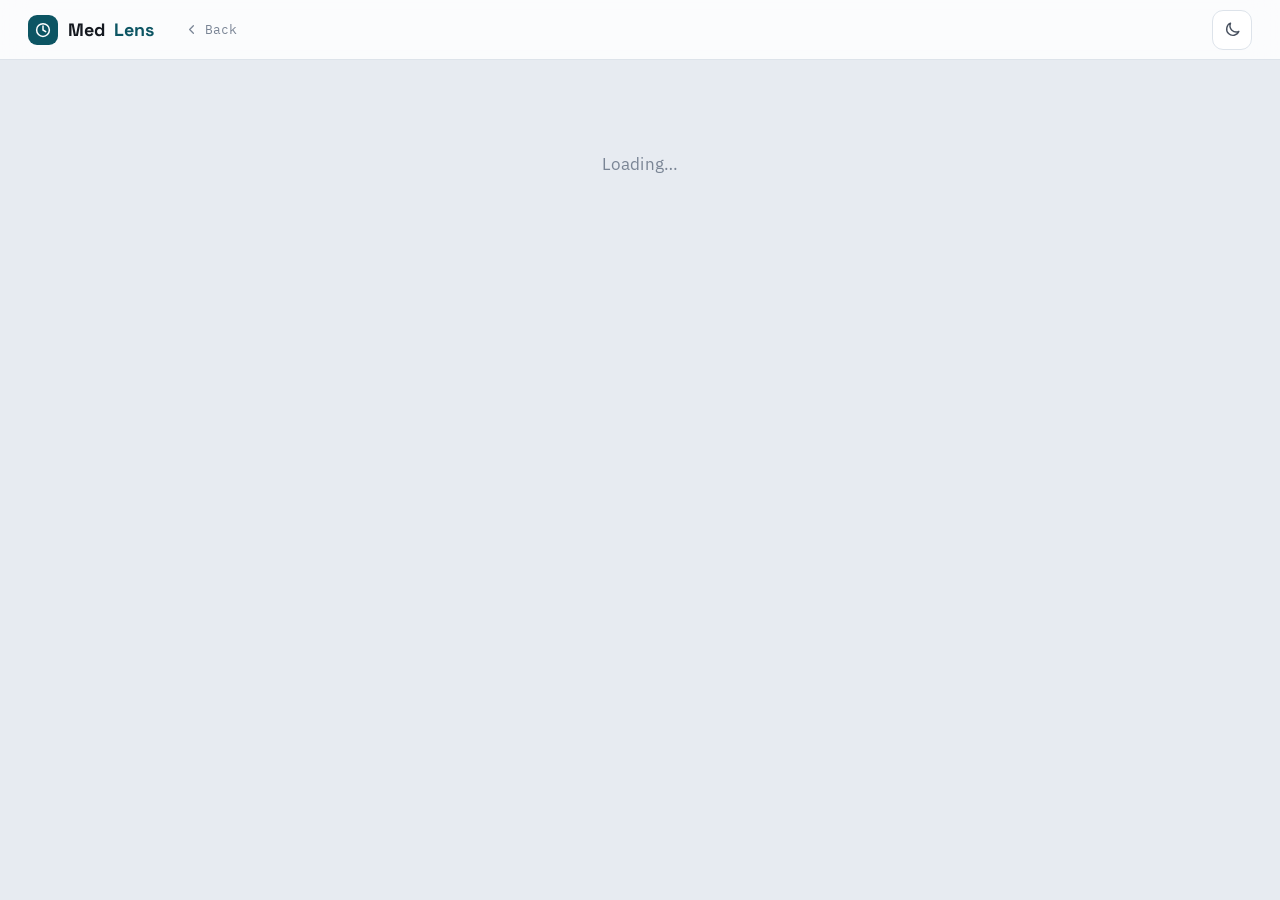
<file: lesson.html>
<!DOCTYPE html>
<html lang="en" data-theme="light">
<head>
<meta charset="UTF-8">
<meta name="viewport" content="width=device-width, initial-scale=1">
<title>Lesson — MedLens</title>
<link rel="preconnect" href="https://fonts.googleapis.com">
<link rel="preconnect" href="https://fonts.gstatic.com" crossorigin>
<link href="https://fonts.googleapis.com/css2?family=Space+Grotesk:wght@500;600;700&family=IBM+Plex+Sans:wght@400;500;600;700&family=IBM+Plex+Mono:wght@400;500;600&display=swap" rel="stylesheet">
<link rel="stylesheet" href="styles.css">
</head>
<body>

<header class="topbar">
  <a class="brand" href="index.html">
    <span class="brand-mark" aria-hidden="true"><svg viewBox="0 0 24 24" fill="none"><circle cx="12" cy="12" r="8.5" stroke="currentColor" stroke-width="2"/><path d="M12 6.5V12l3.6 2.2" stroke="currentColor" stroke-width="2" stroke-linecap="round"/></svg></span>
    Med<b>Lens</b>
  </a>
  <a class="crumb" id="backCrumb" href="index.html" style="margin-left:14px">
    <svg viewBox="0 0 24 24" fill="none"><path d="M15 18l-6-6 6-6" stroke="currentColor" stroke-width="2" stroke-linecap="round" stroke-linejoin="round"/></svg>
    <span id="backLabel">Back</span>
  </a>
  <span class="topbar-spacer"></span>
  <button class="iconbtn" data-theme-toggle aria-label="Toggle dark mode">
    <svg class="moon" viewBox="0 0 24 24" fill="none"><path d="M20 14.5A8 8 0 0 1 9.5 4 8 8 0 1 0 20 14.5Z" stroke="currentColor" stroke-width="1.8" stroke-linejoin="round"/></svg>
    <svg class="sun" viewBox="0 0 24 24" fill="none"><circle cx="12" cy="12" r="4.2" stroke="currentColor" stroke-width="1.8"/><path d="M12 2.5v2.6M12 18.9v2.6M21.5 12h-2.6M5.1 12H2.5M18.7 5.3l-1.8 1.8M7.1 16.9l-1.8 1.8M18.7 18.7l-1.8-1.8M7.1 7.1 5.3 5.3" stroke="currentColor" stroke-width="1.8" stroke-linecap="round"/></svg>
  </button>
</header>

<div id="app"><div style="text-align:center;padding:90px 20px;color:var(--ink-faint)">Loading…</div></div>

<script type="module">
import * as DB from "./db.js";

const LABEL = { anatomy:"Anatomy", embryo:"Embryology", histo:"Histology", physio:"Physiology", patho:"Pathology", pharm:"Pharmacology", micro:"Microbiology", biochem:"Biochemistry" };
const CALL = {  // content variant -> [css class, label, icon]
  exam:     ["hy", "How they ask it", '<svg viewBox="0 0 24 24" fill="none"><path d="M12 3l2.5 5.5L20 9l-4 4 1 6-5-3-5 3 1-6-4-4 5.5-.5L12 3Z" stroke="currentColor" stroke-width="1.6" stroke-linejoin="round"/></svg>'],
  clinical: ["clinical", "Clinical correlation", '<svg viewBox="0 0 24 24" fill="none"><path d="M9 3v4M15 3v4M5 8h14l-1 11a2 2 0 0 1-2 2H8a2 2 0 0 1-2-2L5 8Z" stroke="currentColor" stroke-width="1.7" stroke-linejoin="round"/></svg>'],
  pitfall:  ["pitfall", "Watch out", '<svg viewBox="0 0 24 24" fill="none"><path d="M12 4l9 16H3L12 4Z" stroke="currentColor" stroke-width="1.7" stroke-linejoin="round"/><path d="M12 10v4M12 17h.01" stroke="currentColor" stroke-width="1.8" stroke-linecap="round"/></svg>'],
  mnemonic: ["mnemo", "Mnemonic", '<svg viewBox="0 0 24 24" fill="none"><path d="M9 18h6M10 21h4M12 3a6 6 0 0 1 4 10.5c-.7.6-1 1-1 2H9c0-1-.3-1.4-1-2A6 6 0 0 1 12 3Z" stroke="currentColor" stroke-width="1.6" stroke-linejoin="round"/></svg>'],
};

(function theme(){
  try { const t = localStorage.getItem("medlens-theme"); if (t) document.documentElement.setAttribute("data-theme", t); } catch(e){}
  document.addEventListener("click", e => {
    const b = e.target.closest("[data-theme-toggle]"); if (!b) return;
    const n = document.documentElement.getAttribute("data-theme") === "dark" ? "light" : "dark";
    document.documentElement.setAttribute("data-theme", n);
    try { localStorage.setItem("medlens-theme", n); } catch(e){}
  });
})();

function h(tag, props={}, ...kids){
  const e=document.createElement(tag);
  for(const k in props){ const v=props[k]; if(v==null||v===false)continue;
    if(k==="class")e.className=v; else if(k==="html")e.innerHTML=v;
    else if(k==="style"&&typeof v==="object")Object.assign(e.style,v); else e.setAttribute(k,v); }
  for(const kid of kids.flat()){ if(kid==null||kid===false)continue; e.append(kid.nodeType?kid:document.createTextNode(kid)); }
  return e;
}
const esc = s => (s||"").replace(/&/g,"&amp;").replace(/</g,"&lt;").replace(/>/g,"&gt;");
const md  = s => esc(s).replace(/==(.+?)==/g,'<mark class="hot">$1</mark>').replace(/\*\*(.+?)\*\*/g,"<strong>$1</strong>").replace(/\*(.+?)\*/g,"<em>$1</em>").replace(/`(.+?)`/g,"<code>$1</code>");
function sanitizeSVG(s){
  let t = String(s||"");
  if (!/<svg[\s>]/i.test(t)) return "";
  t = t.replace(/<script[\s\S]*?<\/script>/gi,"").replace(/<foreignObject[\s\S]*?<\/foreignObject>/gi,"");
  t = t.replace(/\son\w+\s*=\s*"[^"]*"/gi,"").replace(/\son\w+\s*=\s*'[^']*'/gi,"");
  t = t.replace(/(href|xlink:href)\s*=\s*("|')\s*(javascript:|data:)[^"']*\2/gi,"");
  return t;
}

const slug = new URLSearchParams(location.search).get("slug");

(async function(){
  const app = document.getElementById("app");
  if (!slug){ app.innerHTML=""; app.append(notice("No lesson specified","Add ?slug=… to the URL.")); return; }
  let lesson;
  try { lesson = await DB.getLessonBySlug(slug); }
  catch(ex){ app.innerHTML=""; app.append(notice("Couldn’t load this lesson", ex?.message||"")); return; }
  if (!lesson){ app.innerHTML=""; app.append(notice("Lesson not found","No lesson with slug “"+slug+"”.")); return; }

  const isAdmin = await DB.auth.isAdmin().catch(()=>false);

  // back crumb -> parent chapter syllabus
  if (lesson.chapter){
    document.getElementById("backCrumb").setAttribute("href","chapter.html?slug="+encodeURIComponent(lesson.chapter.slug));
    document.getElementById("backLabel").textContent = lesson.chapter.title;
  }

  if (!lesson.content){ app.innerHTML=""; app.append(notice("Not generated yet","This lesson hasn’t been generated. Open the dashboard and press “Generate”.", lesson)); return; }
  if (!lesson.published && !isAdmin){ app.innerHTML=""; app.append(notice("Not published yet","This lesson isn’t public. An admin can publish it from the dashboard.", lesson)); return; }

  render(lesson, !lesson.published);
})();

function notice(title, sub, lesson){
  return h("div",{class:"wrap",style:{padding:"80px 0",textAlign:"center"}},
    h("h1",{style:{fontFamily:"var(--f-display)"}},title),
    h("p",{style:{color:"var(--ink-soft)"}},sub),
    h("p",{}, lesson && lesson.chapter
      ? h("a",{class:"btn btn-ghost",href:"chapter.html?slug="+encodeURIComponent(lesson.chapter.slug)},"← "+lesson.chapter.title)
      : h("a",{class:"btn btn-ghost",href:"index.html"},"← All chapters")));
}

function render(lesson, preview){
  const c = lesson.content;
  const app = document.getElementById("app"); app.innerHTML="";
  const present = (c.lenses && c.lenses.length) ? c.lenses
    : Array.from(new Set((c.sections||[]).map(s=>s.lens).filter(Boolean)));

  if (preview) app.append(h("div",{class:"wrap"}, h("div",{class:"preview-flag"},
    h("span",{html:'<svg viewBox="0 0 24 24" fill="none"><path d="M2 12s3.5-7 10-7 10 7 10 7-3.5 7-10 7-10-7-10-7Z" stroke="currentColor" stroke-width="1.8"/><circle cx="12" cy="12" r="2.6" stroke="currentColor" stroke-width="1.8"/></svg>'}),
    "Unpublished preview — visible to admins only.")));

  // header
  app.append(h("section",{class:"chapthead"}, h("div",{class:"wrap"},
    h("p",{class:"eyebrow"}, [lesson.chapter && lesson.chapter.title, lesson.section && lesson.section.numeral, lesson.section && lesson.section.title].filter(Boolean).join(" · ")),
    h("h1",{}, lesson.title),
    c.subtitle ? h("p",{class:"sub"}, c.subtitle) : null,
    h("div",{class:"chap-stats"},
      stat(present.length, "Lenses"),
      stat("~"+(c.readingTime||6), "Min read"),
      stat((c.sections||[]).length, "Parts"),
      stat("High", "Yield")))));

  // filter chips
  if (present.length > 1){
    const chips = h("div",{class:"chips",role:"group","aria-label":"Filter by discipline"}, chip("all","All lenses",true));
    present.forEach(k=>chips.append(chip(k, LABEL[k]||k, false)));
    app.append(h("div",{class:"filterbar"}, h("div",{class:"wrap"}, chips)));
  }

  const tocOl = h("ol");
  const main = h("main",{class:"chapmain"});

  if (Array.isArray(c.glance) && c.glance.length){
    main.append(h("div",{class:"glance"},
      h("div",{class:"glance-h"}, h("span",{html:'<svg viewBox="0 0 24 24" fill="none"><path d="M12 3v18M3 12h18" stroke="currentColor" stroke-width="2" stroke-linecap="round"/><circle cx="12" cy="12" r="9" stroke="currentColor" stroke-width="2"/></svg>'}), "At a glance"),
      h("ul",{}, ...c.glance.map(t=>h("li",{html:md(t)})))));
  }

  const sectionsHost = h("div",{class:"sections-host"});
  main.append(sectionsHost);

  if (Array.isArray(c.highYield) && c.highYield.length){
    main.append(h("div",{class:"hybox"},
      h("div",{class:"hybox-h"}, h("span",{html:'<svg viewBox="0 0 24 24" fill="none"><path d="M12 3l2.5 5.5L20 9l-4 4 1 6-5-3-5 3 1-6-4-4 5.5-.5L12 3Z" stroke="currentColor" stroke-width="1.7" stroke-linejoin="round"/></svg>'}), "High-yield for the exam"),
      h("ul",{}, ...c.highYield.map(t=>h("li",{html:md(t)})))));
  }

  main.append(h("nav",{class:"lesson-nav","aria-label":"Lesson navigation"},
    h("a",{class:"lnav prev", href: lesson.chapter ? "chapter.html?slug="+encodeURIComponent(lesson.chapter.slug) : "index.html"},
      h("span",{class:"lnav-k"},"Back to"), h("span",{class:"lnav-t"}, lesson.chapter ? lesson.chapter.title+" syllabus" : "All chapters")),
    h("a",{class:"lnav next", href:"#", "data-stub":""},
      h("span",{class:"lnav-k"},"Keep going"), h("span",{class:"lnav-t"},"Next lesson →"))));

  const toc = h("nav",{class:"toc","data-open":"false","aria-label":"In this lesson"},
    h("button",{class:"toc-mobile-toggle","aria-expanded":"false"}, "In this lesson",
      h("span",{html:'<svg viewBox="0 0 24 24" fill="none"><path d="M6 9l6 6 6-6" stroke="currentColor" stroke-width="2" stroke-linecap="round" stroke-linejoin="round"/></svg>'})),
    h("div",{class:"toc-inner"}, h("div",{class:"toc-h"},"In this lesson"), tocOl));

  const bodyWrap = h("div",{class:"wrap"}, h("div",{class:"chapbody"}, toc, main));
  app.append(bodyWrap);
  app.append(h("footer",{class:"foot"}, h("div",{class:"wrap foot-in"},
    h("div",{}, h("a",{class:"brand",href:"index.html"}, h("span",{class:"brand-mark",html:'<svg viewBox="0 0 24 24" fill="none"><circle cx="12" cy="12" r="8.5" stroke="currentColor" stroke-width="2"/><path d="M12 6.5V12l3.6 2.2" stroke="currentColor" stroke-width="2" stroke-linecap="round"/></svg>'}),"Med",h("b",{},"Lens")),
      h("p",{class:"disclaim"}, (c.sample?"Sample content generated in demo mode · ":"")+"For study only — not medical advice.")),
    lesson.chapter ? h("a",{class:"btn btn-ghost",href:"chapter.html?slug="+encodeURIComponent(lesson.chapter.slug)},"← All "+lesson.chapter.title.toLowerCase()+" lessons") : null)));

  document.title = lesson.title + " — MedLens";

  // ---------- Learn / Memorize / Flashcards ----------
  const memSections = (lesson.bullets && Array.isArray(lesson.bullets.sections) && lesson.bullets.sections.length) ? lesson.bullets.sections : null;
  const cards = (Array.isArray(lesson.cards) && lesson.cards.length) ? lesson.cards : null;

  function renderSections(secs){
    sectionsHost.innerHTML = ""; tocOl.innerHTML = "";
    const _nt = x => (x||"").toLowerCase().replace(/[^a-z0-9]+/g," ").trim();
    (secs||[]).forEach((s,i)=>{
      const id="p"+(i+1); const lens = LENS_KEY(s.lens);
      const a = h("a",{href:"#"+id}, (i+1)+" · "+(s.title||"Part "+(i+1)));
      a.addEventListener("click",()=>{ const t=document.querySelector(".toc"); if(t && matchMedia("(max-width:999px)").matches) t.setAttribute("data-open","false"); });
      tocOl.append(h("li",{}, a));
      const body = h("div",{class:"lens "+lens,"data-lens":lens},
        h("span",{class:"lens-label"}, h("i",{class:"pin"}), LABEL[lens]||lens),
        h("h4",{}, s.title||""));
      (s.blocks||[]).filter(b => !(b && b.type==="heading" && _nt(b.text)===_nt(s.title)))
        .forEach(b => body.append(renderBlock(b)));
      sectionsHost.append(h("article",{class:"topic",id,"data-lens":lens},
        h("header",{class:"topic-head"},
          h("span",{class:"topic-kicker"}, "Part "+(i+1)),
          h("h2",{}, s.title||""),
          h("div",{class:"lensmap"}, h("span",{style:`--c:var(--${lens})`}, LABEL[lens]||lens))),
        body));
    });
    document.querySelectorAll(".chip[data-filter]").forEach(ch => ch.setAttribute("aria-pressed", ch.getAttribute("data-filter")==="all"?"true":"false"));
  }

  function renderFlashcards(){
    tocOl.innerHTML = ""; sectionsHost.innerHTML = "";
    let idx = 0, flipped = false;
    const wrap = h("div",{class:"flashwrap"}); sectionsHost.append(wrap);
    const draw = () => {
      wrap.innerHTML = "";
      const card = cards[idx]; const lens = LENS_KEY(card.lens);
      const cardEl = h("div",{class:"flashcard "+lens+(flipped?" flipped":""),"data-lens":lens,style:`--c:var(--${lens})`},
        h("div",{class:"flash-side"}, flipped ? "Answer" : "Question"),
        h("div",{class:"flash-body", html: md((flipped ? card.back : card.front) || "")}),
        h("div",{class:"flash-hint"}, flipped ? "Tap for the question" : "Tap to reveal the answer"));
      cardEl.addEventListener("click", () => { flipped = !flipped; draw(); });
      const prev = h("button",{class:"btn btn-ghost"}, "← Prev");
      const next = h("button",{class:"btn btn-ghost"}, "Next →");
      prev.disabled = idx===0; next.disabled = idx===cards.length-1;
      prev.addEventListener("click", () => { if(idx>0){ idx--; flipped=false; draw(); } });
      next.addEventListener("click", () => { if(idx<cards.length-1){ idx++; flipped=false; draw(); } });
      wrap.append(
        h("div",{class:"flash-top"},
          h("span",{class:"flash-type type-"+(card.type||"concept")}, card.type||"concept"),
          h("span",{class:"flash-count"}, (idx+1)+" / "+cards.length)),
        cardEl,
        h("div",{class:"flash-nav"}, prev, next));
    };
    draw();
  }

  function paint(mode){
    if (mode==="memorize" && !memSections) mode="learn";
    if (mode==="flashcards" && !cards) mode="learn";
    if (mode==="flashcards") renderFlashcards();
    else renderSections(mode==="memorize" ? normalizeMemSections(memSections) : (c.sections||[]));
    document.querySelectorAll(".stbtn").forEach(b => b.classList.toggle("active", b.getAttribute("data-mode")===mode));
    document.body.setAttribute("data-studymode", mode);
    try { localStorage.setItem("medlens-study-mode", mode); } catch(_e){}
  }

  if (memSections || cards){
    const mk = (mode,label) => { const b=h("button",{class:"stbtn","data-mode":mode}, label); b.addEventListener("click",()=>paint(mode)); return b; };
    const pills = [mk("learn","Learn")];
    if (memSections) pills.push(mk("memorize","Memorize"));
    if (cards) pills.push(mk("flashcards","Flashcards"));
    const bar = h("div",{class:"studybar"}, h("div",{class:"wrap"},
      h("div",{class:"studytoggle",role:"tablist","aria-label":"Study mode"}, ...pills),
      h("span",{class:"studyhint"}, "Switch how you study this lesson.")));
    app.insertBefore(bar, bodyWrap);
  }

  bindFilter(); bindToc();
  let saved=null; try { saved=localStorage.getItem("medlens-study-mode"); } catch(_e){}
  let start = "learn";
  if (saved==="memorize" && memSections) start = "memorize";
  else if (saved==="flashcards" && cards) start = "flashcards";
  paint(start);
}

function renderBlock(b){
  if (!b || !b.type) return null;
  if (b.type === "prose")   return h("p",{html:md(b.text||"")});
  if (b.type === "heading") return h("h4",{style:{marginTop:"18px"}}, b.text||"");
  if (b.type === "list")    return renderList(b.items, b.ordered);
  if (b.type === "callout"){
    const [cls,deflabel,icon] = CALL[b.variant] || CALL.clinical;
    return h("div",{class:"call "+cls},
      h("span",{class:"ic",html:icon}),
      h("div",{class:"call-t"}, b.title || deflabel),
      h("p",{html:md(b.text||"")}));
  }
  if (b.type === "anchor"){
    return h("div",{class:"anchor"},
      h("span",{class:"anchor-k"},"Start here"),
      h("p",{html:md(b.text||"")}));
  }
  if (b.type === "flow"){
    const steps = b.steps||[];
    const flow = h("div",{class:"lflow"});
    steps.forEach((st,i)=>{ flow.append(h("span",{class:"lflow-step"}, st)); if(i<steps.length-1) flow.append(h("span",{class:"lflow-arrow",html:'<svg viewBox="0 0 24 24" fill="none"><path d="M5 12h14M13 6l6 6-6 6" stroke="currentColor" stroke-width="2" stroke-linecap="round" stroke-linejoin="round"/></svg>'})); });
    return h("figure",{class:"figure"}, h("div",{class:"canvas"}, flow), b.note?h("figcaption",{}, h("span",{}, b.note)):null);
  }
  if (b.type === "figure"){
    const svg = sanitizeSVG(b.svg);
    if (!svg) return null;
    return h("figure",{class:"figure"}, h("div",{class:"canvas",html:svg}), b.caption?h("figcaption",{}, h("span",{}, b.caption)):null);
  }
  if (b.type === "image"){
    if (!b.url) return null;                 // unresolved lookup — skip rather than show broken
    const fig = h("figure",{class:"figure imgfig"});
    const img = h("img",{class:"medimg", src:b.url, alt:b.alt||b.shows||b.caption||"", loading:"lazy"});
    img.addEventListener("error",()=>fig.remove());   // hide if the file fails to load
    fig.append(img);
    const cap = h("figcaption",{});
    if (b.caption) cap.append(h("span",{}, b.caption));
    const credit = b.credit ? (b.source ? b.credit+" — "+b.source : b.credit) : (b.source||"");
    if (credit) cap.append(b.pageUrl
      ? h("a",{class:"credit",href:b.pageUrl,target:"_blank",rel:"noopener"}, "Source: "+credit)
      : h("span",{class:"credit"}, "Source: "+credit));
    fig.append(cap);
    return fig;
  }
  if (b.type === "compare"){
    const cols = b.columns||["",""]; const rows=b.rows||[];
    return h("div",{class:"compare-scroll"}, h("table",{class:"compare"},
      h("thead",{}, h("tr",{}, h("th",{}), ...cols.map(c=>h("th",{},c)))),
      h("tbody",{}, ...rows.map(r=>h("tr",{}, h("th",{}, r[0]||""), ...r.slice(1).map(v=>h("td",{html:md(v||"")})))))));
  }
  return null;
}

function renderList(items, ordered){
  const list = h(ordered ? "ol" : "ul",{class:"tidy"});
  (items||[]).forEach(it=>{
    if (it && typeof it === "object" && !Array.isArray(it)){
      const hasText = (it.text||"").trim().length > 0;
      const sub = (Array.isArray(it.items) && it.items.length) ? renderList(it.items, ordered) : null;
      if (!hasText){ if (sub) [...sub.children].forEach(li => list.append(li)); return; } // no text: promote sub-items, drop empty dot
      const li = h("li",{html: md(it.text||"")});
      if (sub) li.append(sub);
      list.append(li);
    } else {
      const t = String(it);
      if (!t.trim()) return;            // skip empty strings
      list.append(h("li",{html: md(t)}));
    }
  });
  return list;
}
// In the Memorize outline, callouts arrive flattened as "[variant] Title: text" bullets.
// Turn those back into real callout boxes so mnemonics/pitfalls/etc render styled.
function normalizeMemSections(sections){
  const VARS = { clinical:1, pitfall:1, mnemonic:1, exam:1 };
  const reTag = /^\s*\[(\w+)\]\s*(.*)$/;
  const txt = it => (it && typeof it === "object" && !Array.isArray(it)) ? (it.text||"") : String(it);
  return (sections||[]).map(s=>{
    const out = []; let cur = null;
    const flush = () => { if (cur && cur.length) out.push({type:"list", ordered:false, items:cur}); cur = null; };
    (s.blocks||[]).forEach(b=>{
      if (b.type === "list"){
        (b.items||[]).forEach(it=>{
          const m = txt(it).match(reTag);
          if (m && VARS[m[1].toLowerCase()]){
            flush();
            const variant = m[1].toLowerCase();
            let rest = (m[2]||"").trim();
            let extra = "";
            if (it && typeof it === "object" && Array.isArray(it.items) && it.items.length)
              extra = " " + it.items.map(x => (x && typeof x === "object") ? (x.text||"") : String(x)).join("; ");
            let title = "", text = (rest + extra).trim();
            const ci = rest.indexOf(":");
            if (ci > 0 && ci < 42){ title = rest.slice(0, ci).trim(); text = (rest.slice(ci+1) + extra).trim(); }
            out.push({ type:"callout", variant, title, text });
          } else { (cur = cur || []).push(it); }
        });
        flush();
      } else out.push(b);
    });
    return { lens:s.lens, title:s.title, blocks: out.length ? out : (s.blocks||[]) };
  });
}
function LENS_KEY(k){ return (LABEL[k] ? k : "physio"); }
function stat(n,l){ return h("div",{class:"stat"}, h("div",{class:"n"},String(n)), h("div",{class:"l"},l)); }
function chip(key,label,on){
  const c=h("button",{class:"chip"+(key==="all"?" all":""),"data-filter":key,"aria-pressed":on?"true":"false"});
  if(key!=="all"){ c.setAttribute("style",`--accent:var(--${key})`); c.append(h("i",{class:"dot"})); }
  c.append(document.createTextNode(label)); return c;
}
function bindFilter(){
  const chips=[...document.querySelectorAll(".chip[data-filter]")];
  chips.forEach(chip=>chip.addEventListener("click",()=>{
    const f=chip.getAttribute("data-filter");
    chips.forEach(c=>c.setAttribute("aria-pressed", c===chip?"true":"false"));
    document.querySelectorAll(".topic[data-lens]").forEach(t=>t.classList.toggle("dim", !(f==="all"||t.getAttribute("data-lens")===f)));
  }));
}
function bindToc(){
  const t=document.querySelector(".toc"); if(!t) return;
  const btn=t.querySelector(".toc-mobile-toggle");
  btn && btn.addEventListener("click",()=>{ const o=t.getAttribute("data-open")==="true"; t.setAttribute("data-open",String(!o)); btn.setAttribute("aria-expanded",String(!o)); });
}
</script>
</body>
</html>
</file>
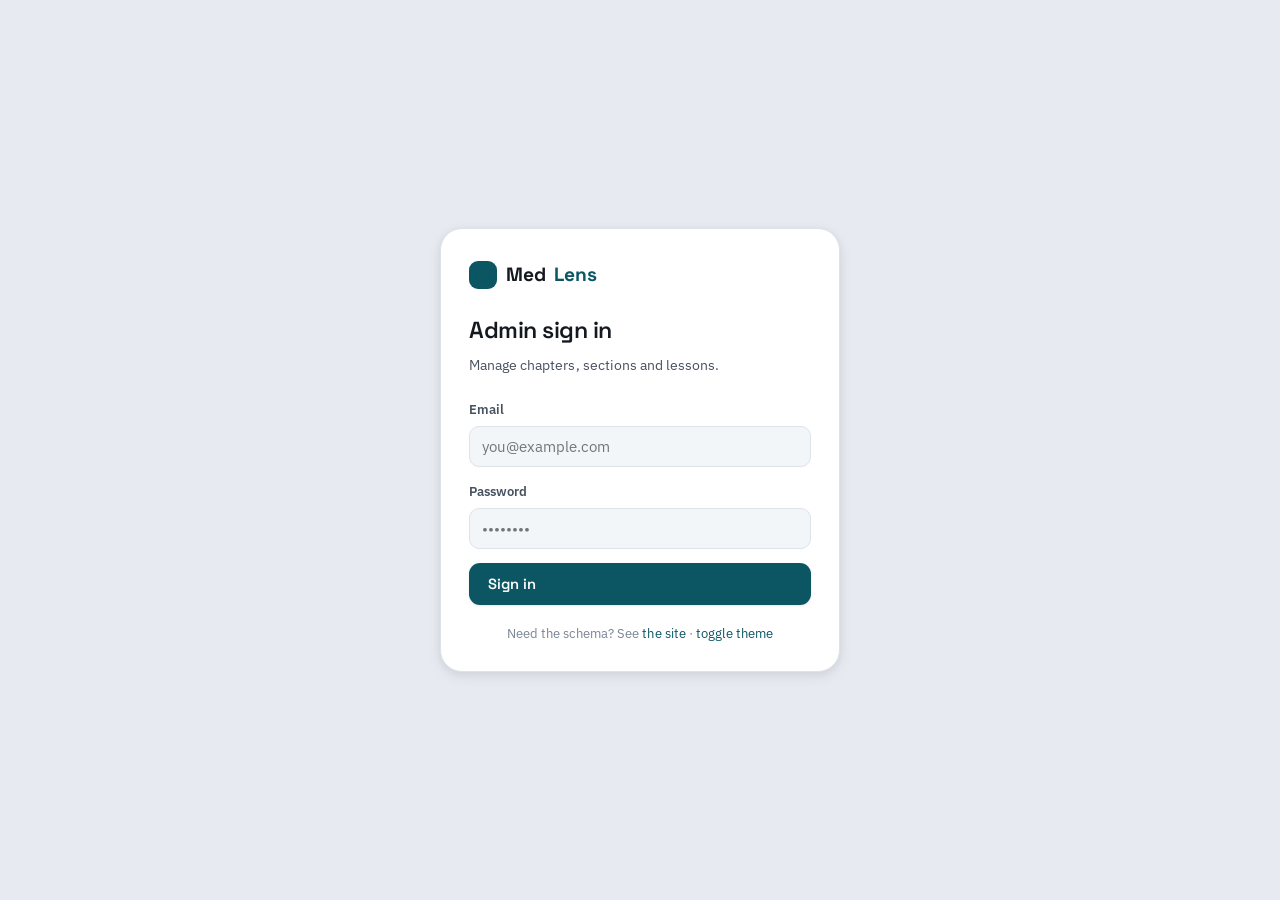
<file: login.html>
<!DOCTYPE html>
<html lang="en" data-theme="light">
<head>
<meta charset="UTF-8">
<meta name="viewport" content="width=device-width, initial-scale=1">
<title>Sign in — MedLens Admin</title>
<link rel="preconnect" href="https://fonts.googleapis.com">
<link rel="preconnect" href="https://fonts.gstatic.com" crossorigin>
<link href="https://fonts.googleapis.com/css2?family=Space+Grotesk:wght@500;600;700&family=IBM+Plex+Sans:wght@400;500;600;700&family=IBM+Plex+Mono:wght@400;500;600&display=swap" rel="stylesheet">
<link rel="stylesheet" href="styles.css">
<link rel="stylesheet" href="admin.css">
<style>
  .auth-wrap { min-height: 100vh; display: grid; place-items: center; padding: 24px; }
  .auth-card { width: min(400px, 100%); background: var(--surface); border: 1px solid var(--line); border-radius: var(--radius-lg); box-shadow: var(--shadow-md); padding: 30px 28px 26px; }
  .auth-card .brand { display: flex; align-items: center; gap: 9px; font-family: var(--f-display); font-weight: 700; font-size: 1.2rem; color: var(--ink); text-decoration: none; }
  .auth-card .brand b { color: var(--brand); }
  .auth-card .brand .brand-mark { width: 28px; height: 28px; color: var(--brand); }
  .auth-card h1 { font-family: var(--f-display); font-weight: 600; font-size: 1.45rem; letter-spacing: -.02em; margin: 20px 0 4px; }
  .auth-card .sub { color: var(--ink-soft); font-size: .9rem; margin: 0 0 22px; }
  .auth-card form { display: flex; flex-direction: column; gap: 14px; }
  .auth-err { font-size: .85rem; color: var(--patho); background: color-mix(in srgb, var(--patho) 10%, transparent); border: 1px solid color-mix(in srgb, var(--patho) 30%, var(--line)); border-radius: 9px; padding: 9px 12px; display: none; }
  .auth-err.show { display: block; }
  .auth-foot { margin-top: 18px; font-size: .8rem; color: var(--ink-faint); text-align: center; }
  .auth-foot a { color: var(--brand); text-decoration: none; }
</style>
</head>
<body class="admin">
<div class="auth-wrap">
  <div class="auth-card">
    <a class="brand" href="index.html">
      <span class="brand-mark" aria-hidden="true"><svg viewBox="0 0 24 24" fill="none"><circle cx="12" cy="12" r="8.5" stroke="currentColor" stroke-width="2"/><path d="M12 6.5V12l3.6 2.2" stroke="currentColor" stroke-width="2" stroke-linecap="round"/></svg></span>
      Med<b>Lens</b>
    </a>
    <h1>Admin sign in</h1>
    <p class="sub" id="subline">Manage chapters, sections and lessons.</p>

    <div class="banner demo" id="demoBanner" style="display:none">
      <svg viewBox="0 0 24 24" fill="none"><circle cx="12" cy="12" r="9" stroke="currentColor" stroke-width="2"/><path d="M12 8h.01M11 12h1v4h1" stroke="currentColor" stroke-width="2" stroke-linecap="round" stroke-linejoin="round"/></svg>
      <div><b>Demo mode.</b> No Supabase credentials in <code>config.js</code> yet — just press the button to explore the dashboard with sample data.</div>
    </div>

    <form id="form">
      <div class="auth-err" id="err"></div>
      <div class="field" id="emailField">
        <label for="email">Email</label>
        <input id="email" type="email" autocomplete="username" placeholder="you@example.com">
      </div>
      <div class="field" id="pwField">
        <label for="pw">Password</label>
        <input id="pw" type="password" autocomplete="current-password" placeholder="••••••••">
      </div>
      <button class="btn btn-primary" id="submit" type="submit">Sign in</button>
    </form>

    <p class="auth-foot">Need the schema? See <a href="index.html">the site</a> · <a href="#" id="themeToggle" data-theme-toggle>toggle theme</a></p>
  </div>
</div>

<script type="module">
  import { auth, MODE } from "./db.js";

  const $ = s => document.querySelector(s);
  const err = $("#err");
  const showErr = m => { err.textContent = m; err.classList.add("show"); };

  // If already signed in, go straight to the dashboard.
  (async () => {
    const u = await auth.getUser();
    if (u) location.href = "dashboard.html";
  })();

  if (MODE === "demo") {
    $("#demoBanner").style.display = "flex";
    $("#subline").textContent = "Exploring with in-browser sample data.";
    $("#submit").textContent = "Enter demo workspace";
    $("#emailField").style.display = "none";
    $("#pwField").style.display = "none";
  }

  $("#form").addEventListener("submit", async (e) => {
    e.preventDefault();
    err.classList.remove("show");
    const btn = $("#submit"); btn.disabled = true; const label = btn.textContent; btn.textContent = "…";
    try {
      await auth.signIn($("#email").value.trim(), $("#pw").value);
      location.href = "dashboard.html";
    } catch (ex) {
      showErr(ex?.message || "Could not sign in. Check your email and password.");
      btn.disabled = false; btn.textContent = label;
    }
  });
</script>
<script src="app.js"></script>
</body>
</html>
</file>
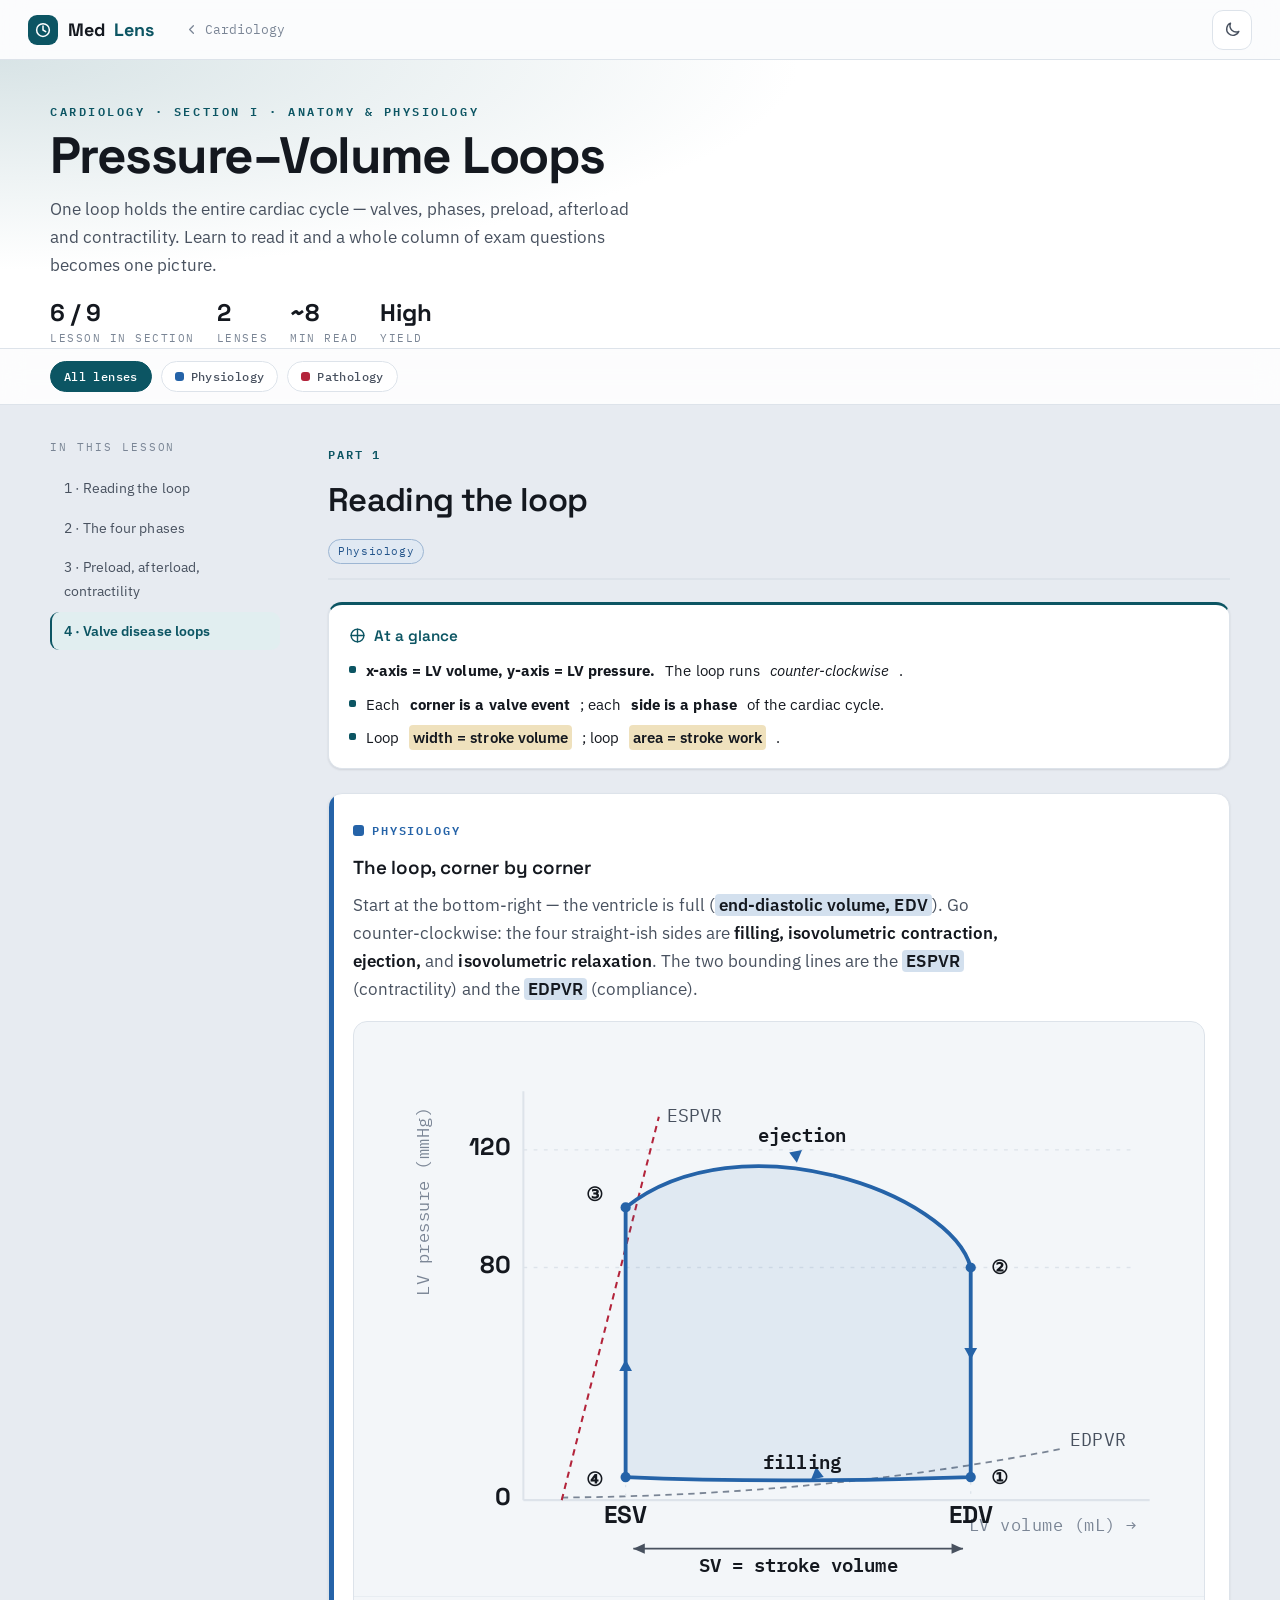
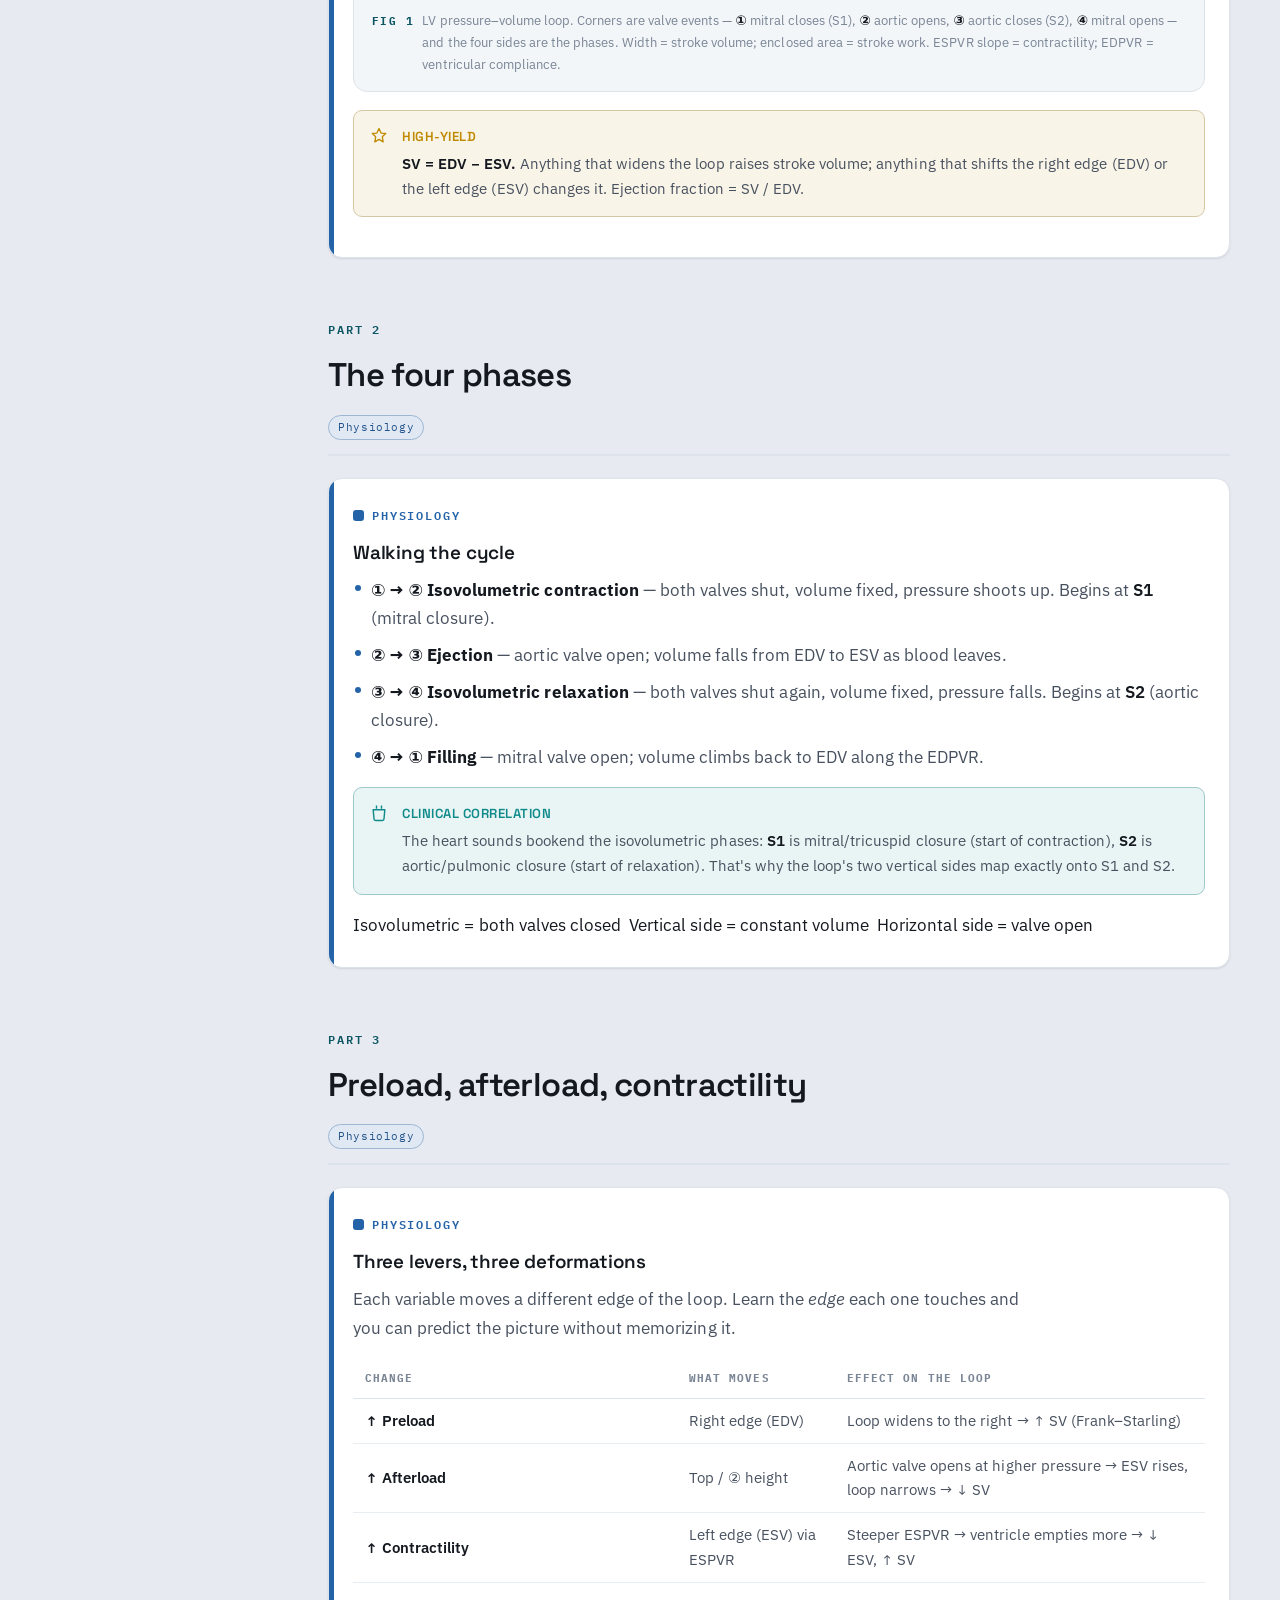
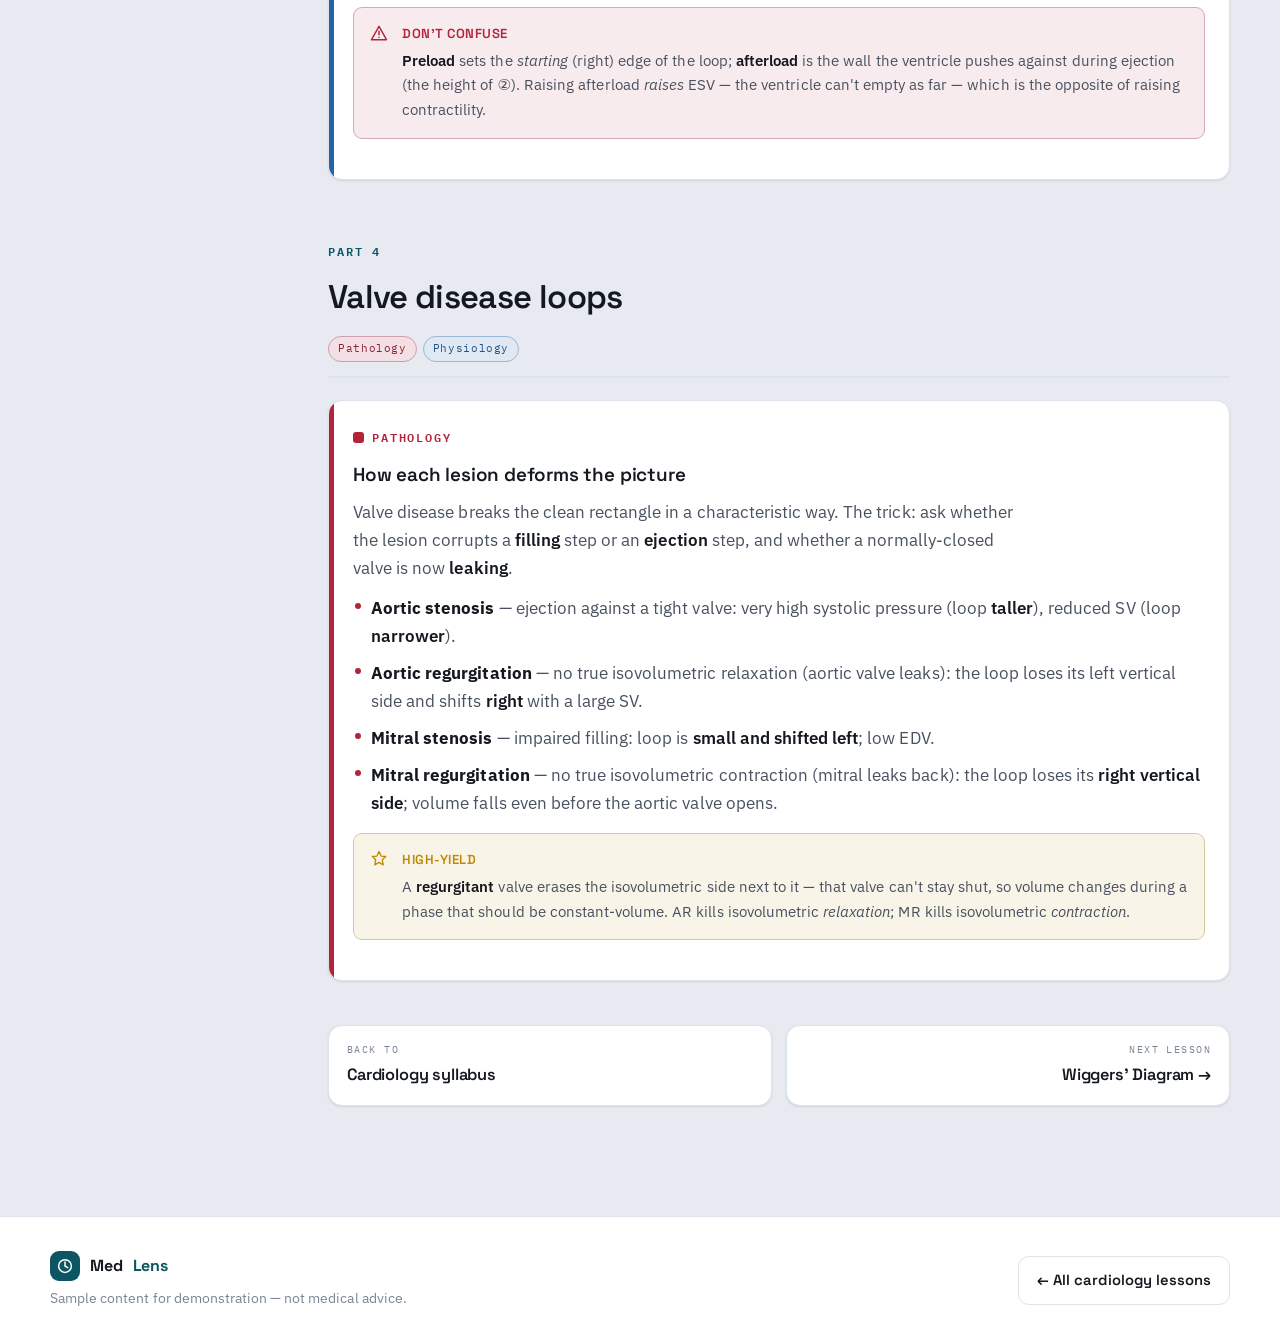
<file: pv-loops.html>
<!DOCTYPE html>
<html lang="en" data-theme="light">
<head>
<meta charset="UTF-8">
<meta name="viewport" content="width=device-width, initial-scale=1">
<title>Pressure–Volume Loops — Cardiology · MedLens</title>
<meta name="description" content="The cardiac pressure–volume loop for USMLE Step 1: the four phases, preload/afterload/contractility, and how valve disease deforms the loop.">
<link rel="preconnect" href="https://fonts.googleapis.com">
<link rel="preconnect" href="https://fonts.gstatic.com" crossorigin>
<link href="https://fonts.googleapis.com/css2?family=Space+Grotesk:wght@500;600;700&family=IBM+Plex+Sans:wght@400;500;600;700&family=IBM+Plex+Mono:wght@400;500;600&display=swap" rel="stylesheet">
<link rel="stylesheet" href="styles.css">
</head>
<body>

<header class="topbar">
  <a class="brand" href="index.html">
    <span class="brand-mark" aria-hidden="true"><svg viewBox="0 0 24 24" fill="none"><circle cx="12" cy="12" r="8.5" stroke="currentColor" stroke-width="2"/><path d="M12 6.5V12l3.6 2.2" stroke="currentColor" stroke-width="2" stroke-linecap="round"/></svg></span>
    Med<b>Lens</b>
  </a>
  <a class="crumb" href="cardiology.html" style="margin-left:14px">
    <svg viewBox="0 0 24 24" fill="none"><path d="M15 18l-6-6 6-6" stroke="currentColor" stroke-width="2" stroke-linecap="round" stroke-linejoin="round"/></svg>
    Cardiology
  </a>
  <span class="topbar-spacer"></span>
  <button class="iconbtn" data-theme-toggle aria-label="Toggle dark mode">
    <svg class="moon" viewBox="0 0 24 24" fill="none"><path d="M20 14.5A8 8 0 0 1 9.5 4 8 8 0 1 0 20 14.5Z" stroke="currentColor" stroke-width="1.8" stroke-linejoin="round"/></svg>
    <svg class="sun" viewBox="0 0 24 24" fill="none"><circle cx="12" cy="12" r="4.2" stroke="currentColor" stroke-width="1.8"/><path d="M12 2.5v2.6M12 18.9v2.6M21.5 12h-2.6M5.1 12H2.5M18.7 5.3l-1.8 1.8M7.1 16.9l-1.8 1.8M18.7 18.7l-1.8-1.8M7.1 7.1 5.3 5.3" stroke="currentColor" stroke-width="1.8" stroke-linecap="round"/></svg>
  </button>
</header>

<section class="chapthead">
  <div class="wrap">
    <p class="eyebrow">Cardiology · Section I · Anatomy &amp; Physiology</p>
    <h1>Pressure&ndash;Volume Loops</h1>
    <p class="sub">One loop holds the entire cardiac cycle — valves, phases, preload, afterload and contractility. Learn to read it and a whole column of exam questions becomes one picture.</p>
    <div class="chap-stats">
      <div class="stat"><div class="n">6 / 9</div><div class="l">Lesson in section</div></div>
      <div class="stat"><div class="n">2</div><div class="l">Lenses</div></div>
      <div class="stat"><div class="n">~8</div><div class="l">Min read</div></div>
      <div class="stat"><div class="n">High</div><div class="l">Yield</div></div>
    </div>
  </div>
</section>

<div class="filterbar">
  <div class="wrap">
    <div class="chips" role="group" aria-label="Filter content by discipline">
      <button class="chip all" data-filter="all" aria-pressed="true">All lenses</button>
      <button class="chip" data-filter="physio" style="--accent:var(--physio)" aria-pressed="false"><i class="dot"></i>Physiology</button>
      <button class="chip" data-filter="patho" style="--accent:var(--patho)" aria-pressed="false"><i class="dot"></i>Pathology</button>
    </div>
  </div>
</div>

<div class="wrap">
<div class="chapbody">

  <nav class="toc" data-open="false" aria-label="Sections in this lesson">
    <button class="toc-mobile-toggle" aria-expanded="false">
      In this lesson
      <svg viewBox="0 0 24 24" fill="none"><path d="M6 9l6 6 6-6" stroke="currentColor" stroke-width="2" stroke-linecap="round" stroke-linejoin="round"/></svg>
    </button>
    <div class="toc-inner">
      <div class="toc-h">In this lesson</div>
      <ol>
        <li><a href="#read">1 · Reading the loop</a></li>
        <li><a href="#phases">2 · The four phases</a></li>
        <li><a href="#ppc">3 · Preload, afterload, contractility</a></li>
        <li><a href="#valves">4 · Valve disease loops</a></li>
      </ol>
    </div>
  </nav>

  <main class="chapmain">

    <!-- 1 · READING THE LOOP -->
    <article class="topic reveal" id="read">
      <header class="topic-head">
        <span class="topic-kicker">Part 1</span>
        <h2>Reading the loop</h2>
        <div class="lensmap"><span style="--c:var(--physio)">Physiology</span></div>
      </header>

      <div class="glance">
        <div class="glance-h">
          <svg viewBox="0 0 24 24" fill="none"><path d="M12 3v18M3 12h18" stroke="currentColor" stroke-width="2" stroke-linecap="round"/><circle cx="12" cy="12" r="9" stroke="currentColor" stroke-width="2"/></svg>
          At a glance
        </div>
        <ul>
          <li><strong>x-axis = LV volume, y-axis = LV pressure.</strong> The loop runs <em>counter-clockwise</em>.</li>
          <li>Each <strong>corner is a valve event</strong>; each <strong>side is a phase</strong> of the cardiac cycle.</li>
          <li>Loop <span class="hy-term">width = stroke volume</span>; loop <span class="hy-term">area = stroke work</span>.</li>
        </ul>
      </div>

      <div class="lens physio" data-lens="physio">
        <span class="lens-label"><i class="pin"></i>Physiology</span>
        <h4>The loop, corner by corner</h4>
        <p>Start at the bottom-right — the ventricle is full (<span class="key">end-diastolic volume, EDV</span>). Go counter-clockwise: the four straight-ish sides are <strong>filling, isovolumetric contraction, ejection,</strong> and <strong>isovolumetric relaxation</strong>. The two bounding lines are the <span class="key">ESPVR</span> (contractility) and the <span class="key">EDPVR</span> (compliance).</p>

        <figure class="figure">
          <div class="canvas">
            <svg viewBox="0 0 640 430" role="img" aria-label="Left ventricular pressure-volume loop with the four phases, valve events, ESPVR and EDPVR lines, and stroke volume marked">
              <!-- axes -->
              <line x1="120" y1="40" x2="120" y2="360" stroke="var(--line)" stroke-width="1.6"/>
              <line x1="120" y1="360" x2="610" y2="360" stroke="var(--line)" stroke-width="1.6"/>
              <text x="46" y="200" class="daxis" transform="rotate(-90 46 200)">LV pressure (mmHg)</text>
              <text x="600" y="384" text-anchor="end" class="daxis">LV volume (mL) →</text>

              <!-- pressure gridlines -->
              <line x1="120" y1="86"  x2="595" y2="86"  stroke="var(--line)" stroke-width="1" stroke-dasharray="3 5"/>
              <line x1="120" y1="178" x2="595" y2="178" stroke="var(--line)" stroke-width="1" stroke-dasharray="3 5"/>
              <text x="110" y="90"  text-anchor="end" class="dnum">120</text>
              <text x="110" y="182" text-anchor="end" class="dnum">80</text>
              <text x="110" y="364" text-anchor="end" class="dnum">0</text>

              <!-- EDPVR (compliance) -->
              <path d="M150,358 Q 360,356 540,320" fill="none" stroke="var(--ink-faint)" stroke-width="1.4" stroke-dasharray="5 4"/>
              <text x="548" y="318" class="dlabel">EDPVR</text>
              <!-- ESPVR (contractility) -->
              <line x1="150" y1="360" x2="226" y2="60" stroke="var(--patho)" stroke-width="1.6" stroke-dasharray="5 4"/>
              <text x="232" y="64" class="dlabel" fill="var(--patho)">ESPVR</text>

              <!-- volume guide lines -->
              <line x1="200" y1="131" x2="200" y2="360" stroke="var(--line)" stroke-width="1" stroke-dasharray="2 5"/>
              <line x1="470" y1="178" x2="470" y2="360" stroke="var(--line)" stroke-width="1" stroke-dasharray="2 5"/>

              <!-- the loop -->
              <path d="M470,342 L470,178 C455,120 290,60 200,131 L200,342 C290,346 380,345 470,342 Z"
                    fill="color-mix(in srgb, var(--physio) 9%, transparent)"
                    stroke="var(--physio)" stroke-width="3" stroke-linejoin="round"/>

              <!-- direction arrows on the loop -->
              <path d="M470,250 l-5,-9 10,0 z" fill="var(--physio)"/>
              <path d="M338,86 l-10,2 6,8 z" fill="var(--physio)"/>
              <path d="M200,250 l5,9 -10,0 z" fill="var(--physio)"/>
              <path d="M345,344 l10,-2 -6,-8 z" fill="var(--physio)"/>

              <!-- corner dots -->
              <circle cx="470" cy="342" r="4" fill="var(--physio)"/>
              <circle cx="470" cy="178" r="4" fill="var(--physio)"/>
              <circle cx="200" cy="131" r="4" fill="var(--physio)"/>
              <circle cx="200" cy="342" r="4" fill="var(--physio)"/>

              <!-- corner numbers -->
              <text x="486" y="347" class="dlabel-b" fill="var(--physio)">①</text>
              <text x="486" y="183" class="dlabel-b" fill="var(--physio)">②</text>
              <text x="182" y="126" text-anchor="end" class="dlabel-b" fill="var(--physio)">③</text>
              <text x="182" y="349" text-anchor="end" class="dlabel-b" fill="var(--physio)">④</text>

              <!-- phase labels -->
              <text x="338" y="80"  text-anchor="middle" class="dlabel-b" fill="var(--physio)">ejection</text>
              <text x="338" y="336" text-anchor="middle" class="dlabel-b" fill="var(--physio)">filling</text>

              <!-- ESV / EDV + SV -->
              <text x="200" y="378" text-anchor="middle" class="dnum">ESV</text>
              <text x="470" y="378" text-anchor="middle" class="dnum">EDV</text>
              <line x1="206" y1="398" x2="464" y2="398" stroke="var(--ink-soft)" stroke-width="1.4"/>
              <path d="M206,398 l9,-4 0,8 z" fill="var(--ink-soft)"/>
              <path d="M464,398 l-9,-4 0,8 z" fill="var(--ink-soft)"/>
              <text x="335" y="416" text-anchor="middle" class="dlabel-b">SV = stroke volume</text>
            </svg>
          </div>
          <figcaption><b>Fig 1</b><span>LV pressure–volume loop. Corners are valve events — <strong>①</strong> mitral closes (S1), <strong>②</strong> aortic opens, <strong>③</strong> aortic closes (S2), <strong>④</strong> mitral opens — and the four sides are the phases. Width = stroke volume; enclosed area = stroke work. ESPVR slope = contractility; EDPVR = ventricular compliance.</span></figcaption>
        </figure>

        <div class="call hy">
          <span class="ic"><svg viewBox="0 0 24 24" fill="none"><path d="M12 3l2.5 5.5L20 9l-4 4 1 6-5-3-5 3 1-6-4-4 5.5-.5L12 3Z" stroke="currentColor" stroke-width="1.6" stroke-linejoin="round"/></svg></span>
          <div class="call-t">High-yield</div>
          <p><strong>SV = EDV − ESV.</strong> Anything that widens the loop raises stroke volume; anything that shifts the right edge (EDV) or the left edge (ESV) changes it. Ejection fraction = SV / EDV.</p>
        </div>
      </div>
    </article>

    <!-- 2 · THE FOUR PHASES -->
    <article class="topic reveal" id="phases">
      <header class="topic-head">
        <span class="topic-kicker">Part 2</span>
        <h2>The four phases</h2>
        <div class="lensmap"><span style="--c:var(--physio)">Physiology</span></div>
      </header>

      <div class="lens physio" data-lens="physio">
        <span class="lens-label"><i class="pin"></i>Physiology</span>
        <h4>Walking the cycle</h4>
        <ul class="tidy">
          <li><b>① → ② Isovolumetric contraction</b> — both valves shut, volume fixed, pressure shoots up. Begins at <strong>S1</strong> (mitral closure).</li>
          <li><b>② → ③ Ejection</b> — aortic valve open; volume falls from EDV to ESV as blood leaves.</li>
          <li><b>③ → ④ Isovolumetric relaxation</b> — both valves shut again, volume fixed, pressure falls. Begins at <strong>S2</strong> (aortic closure).</li>
          <li><b>④ → ① Filling</b> — mitral valve open; volume climbs back to EDV along the EDPVR.</li>
        </ul>

        <div class="call clinical">
          <span class="ic"><svg viewBox="0 0 24 24" fill="none"><path d="M9 3v4M15 3v4M5 8h14l-1 11a2 2 0 0 1-2 2H8a2 2 0 0 1-2-2L5 8Z" stroke="currentColor" stroke-width="1.7" stroke-linejoin="round"/></svg></span>
          <div class="call-t">Clinical correlation</div>
          <p>The heart sounds bookend the isovolumetric phases: <strong>S1</strong> is mitral/tricuspid closure (start of contraction), <strong>S2</strong> is aortic/pulmonic closure (start of relaxation). That's why the loop's two vertical sides map exactly onto S1 and S2.</p>
        </div>

        <div class="buzz">
          <span>Isovolumetric = both valves closed</span>
          <span>Vertical side = constant volume</span>
          <span>Horizontal side = valve open</span>
        </div>
      </div>
    </article>

    <!-- 3 · PRELOAD / AFTERLOAD / CONTRACTILITY -->
    <article class="topic reveal" id="ppc">
      <header class="topic-head">
        <span class="topic-kicker">Part 3</span>
        <h2>Preload, afterload, contractility</h2>
        <div class="lensmap"><span style="--c:var(--physio)">Physiology</span></div>
      </header>

      <div class="lens physio" data-lens="physio">
        <span class="lens-label"><i class="pin"></i>Physiology</span>
        <h4>Three levers, three deformations</h4>
        <p>Each variable moves a different edge of the loop. Learn the <em>edge</em> each one touches and you can predict the picture without memorizing it.</p>

        <div class="compare-scroll">
          <table class="compare">
            <thead>
              <tr><th>Change</th><th>What moves</th><th>Effect on the loop</th></tr>
            </thead>
            <tbody>
              <tr><th>↑ Preload</th><td>Right edge (EDV)</td><td>Loop widens to the right → ↑ SV (Frank–Starling)</td></tr>
              <tr><th>↑ Afterload</th><td>Top / ② height</td><td>Aortic valve opens at higher pressure → ESV rises, loop narrows → ↓ SV</td></tr>
              <tr><th>↑ Contractility</th><td>Left edge (ESV) via ESPVR</td><td>Steeper ESPVR → ventricle empties more → ↓ ESV, ↑ SV</td></tr>
            </tbody>
          </table>
        </div>

        <div class="call pitfall">
          <span class="ic"><svg viewBox="0 0 24 24" fill="none"><path d="M12 4l9 16H3L12 4Z" stroke="currentColor" stroke-width="1.7" stroke-linejoin="round"/><path d="M12 10v4M12 17h.01" stroke="currentColor" stroke-width="1.8" stroke-linecap="round"/></svg></span>
          <div class="call-t">Don’t confuse</div>
          <p><strong>Preload</strong> sets the <em>starting</em> (right) edge of the loop; <strong>afterload</strong> is the wall the ventricle pushes against during ejection (the height of ②). Raising afterload <em>raises</em> ESV — the ventricle can't empty as far — which is the opposite of raising contractility.</p>
        </div>
      </div>
    </article>

    <!-- 4 · VALVE DISEASE LOOPS (patho lens) -->
    <article class="topic reveal" id="valves">
      <header class="topic-head">
        <span class="topic-kicker">Part 4</span>
        <h2>Valve disease loops</h2>
        <div class="lensmap"><span style="--c:var(--patho)">Pathology</span><span style="--c:var(--physio)">Physiology</span></div>
      </header>

      <div class="lens patho" data-lens="patho physio">
        <span class="lens-label"><i class="pin"></i>Pathology</span>
        <h4>How each lesion deforms the picture</h4>
        <p>Valve disease breaks the clean rectangle in a characteristic way. The trick: ask whether the lesion corrupts a <strong>filling</strong> step or an <strong>ejection</strong> step, and whether a normally-closed valve is now <strong>leaking</strong>.</p>

        <ul class="tidy">
          <li><b>Aortic stenosis</b> — ejection against a tight valve: very high systolic pressure (loop <strong>taller</strong>), reduced SV (loop <strong>narrower</strong>).</li>
          <li><b>Aortic regurgitation</b> — no true isovolumetric relaxation (aortic valve leaks): the loop loses its left vertical side and shifts <strong>right</strong> with a large SV.</li>
          <li><b>Mitral stenosis</b> — impaired filling: loop is <strong>small and shifted left</strong>; low EDV.</li>
          <li><b>Mitral regurgitation</b> — no true isovolumetric contraction (mitral leaks back): the loop loses its <strong>right vertical side</strong>; volume falls even before the aortic valve opens.</li>
        </ul>

        <div class="call hy">
          <span class="ic"><svg viewBox="0 0 24 24" fill="none"><path d="M12 3l2.5 5.5L20 9l-4 4 1 6-5-3-5 3 1-6-4-4 5.5-.5L12 3Z" stroke="currentColor" stroke-width="1.6" stroke-linejoin="round"/></svg></span>
          <div class="call-t">High-yield</div>
          <p>A <strong>regurgitant</strong> valve erases the isovolumetric side next to it — that valve can't stay shut, so volume changes during a phase that should be constant-volume. AR kills isovolumetric <em>relaxation</em>; MR kills isovolumetric <em>contraction</em>.</p>
        </div>
      </div>
    </article>

    <!-- lesson nav -->
    <nav class="lesson-nav reveal" aria-label="Lesson navigation">
      <a class="lnav prev" href="cardiology.html">
        <span class="lnav-k">Back to</span>
        <span class="lnav-t">Cardiology syllabus</span>
      </a>
      <a class="lnav next" href="#" data-stub>
        <span class="lnav-k">Next lesson</span>
        <span class="lnav-t">Wiggers’ Diagram →</span>
      </a>
    </nav>

  </main>

</div>
</div>

<footer class="foot">
  <div class="wrap foot-in">
    <div>
      <a class="brand" href="index.html"><span class="brand-mark" aria-hidden="true"><svg viewBox="0 0 24 24" fill="none"><circle cx="12" cy="12" r="8.5" stroke="currentColor" stroke-width="2"/><path d="M12 6.5V12l3.6 2.2" stroke="currentColor" stroke-width="2" stroke-linecap="round"/></svg></span>Med<b>Lens</b></a>
      <p class="disclaim">Sample content for demonstration — not medical advice.</p>
    </div>
    <a class="btn btn-ghost" href="cardiology.html">← All cardiology lessons</a>
  </div>
</footer>

<script src="app.js"></script>
</body>
</html>
</file>
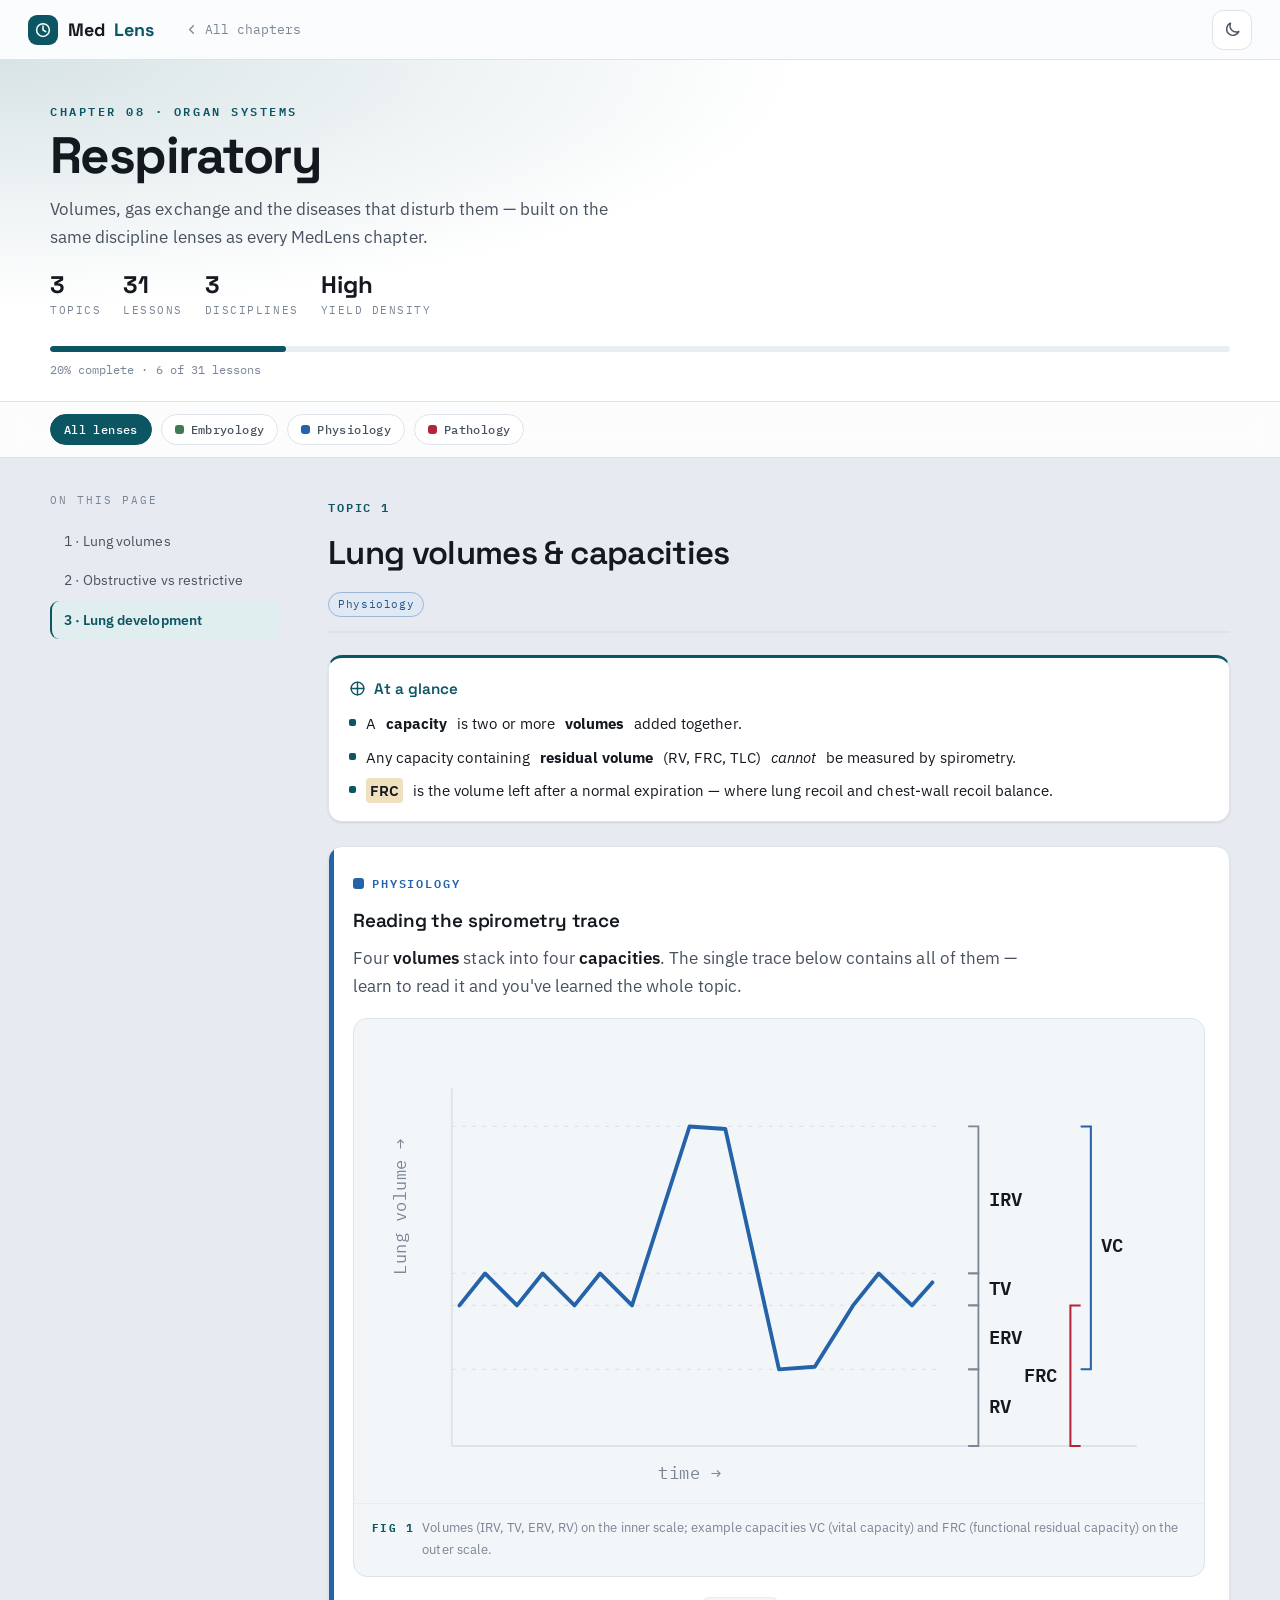
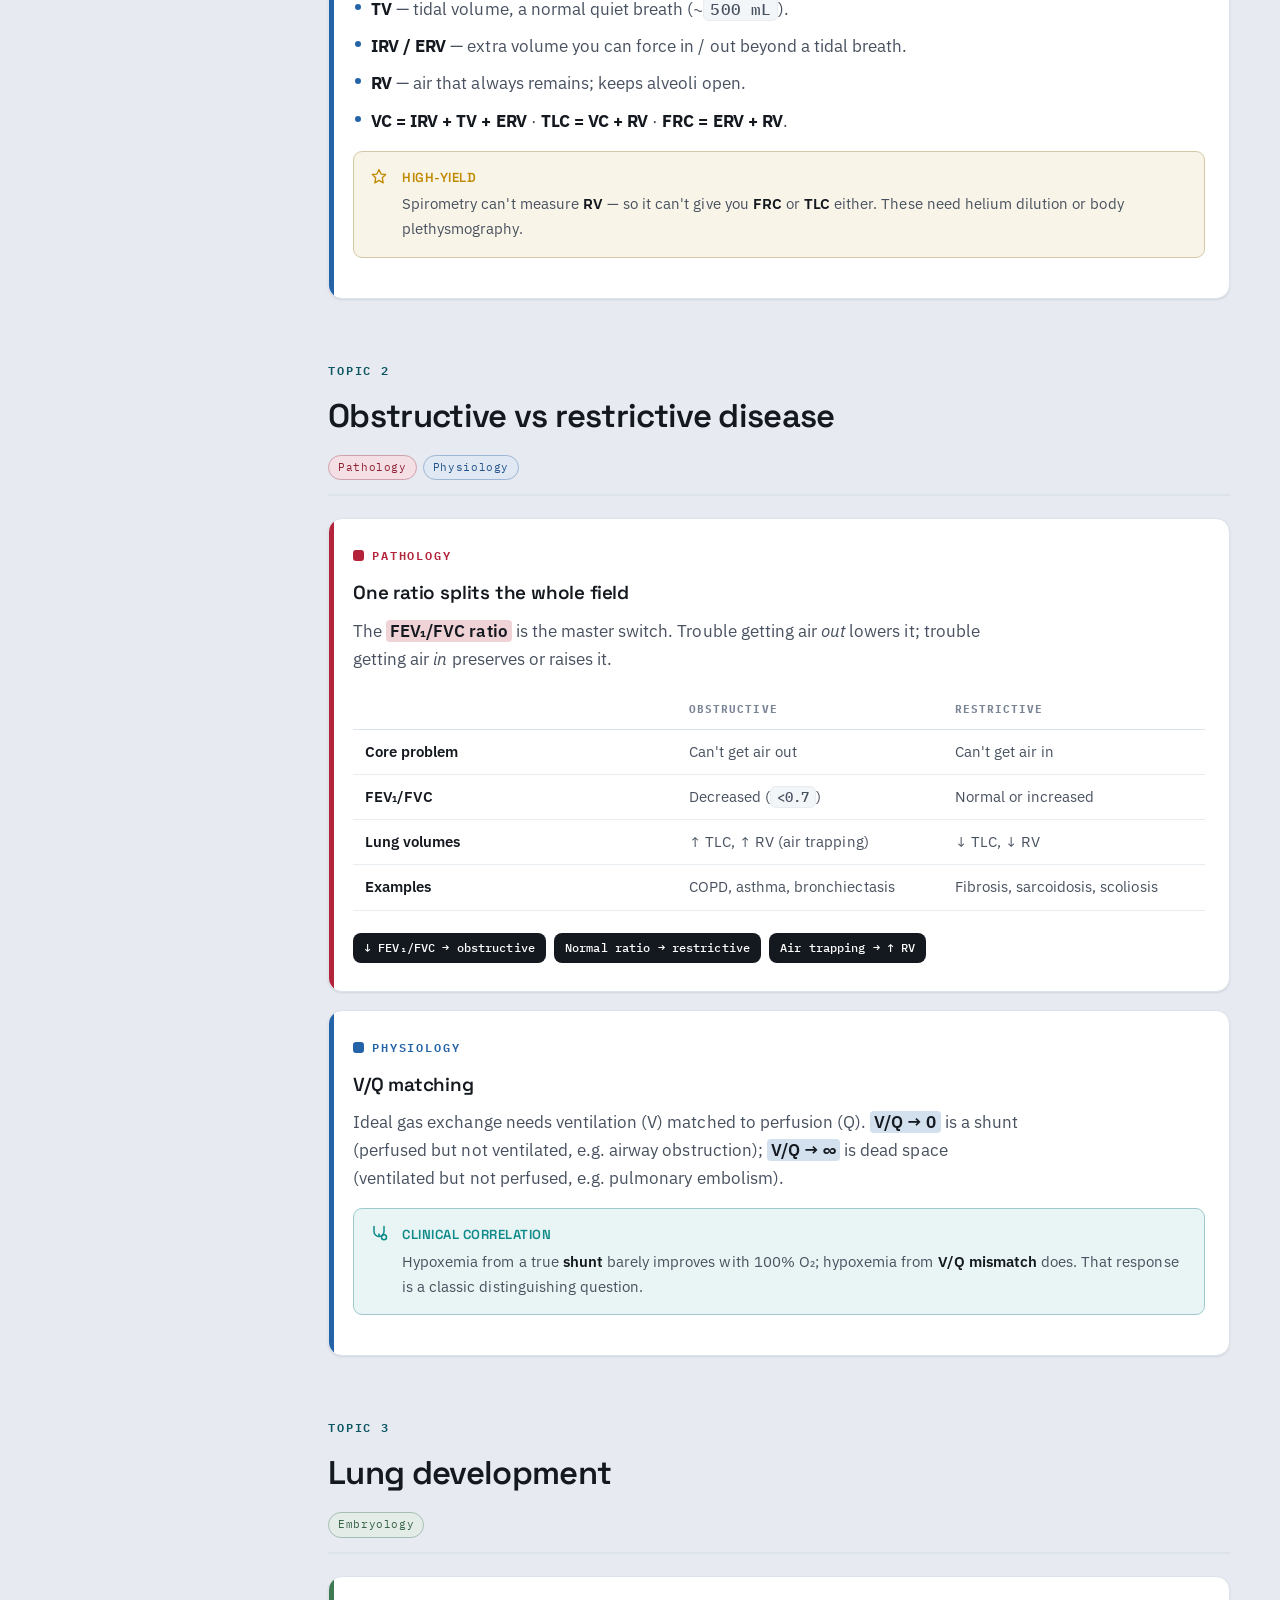
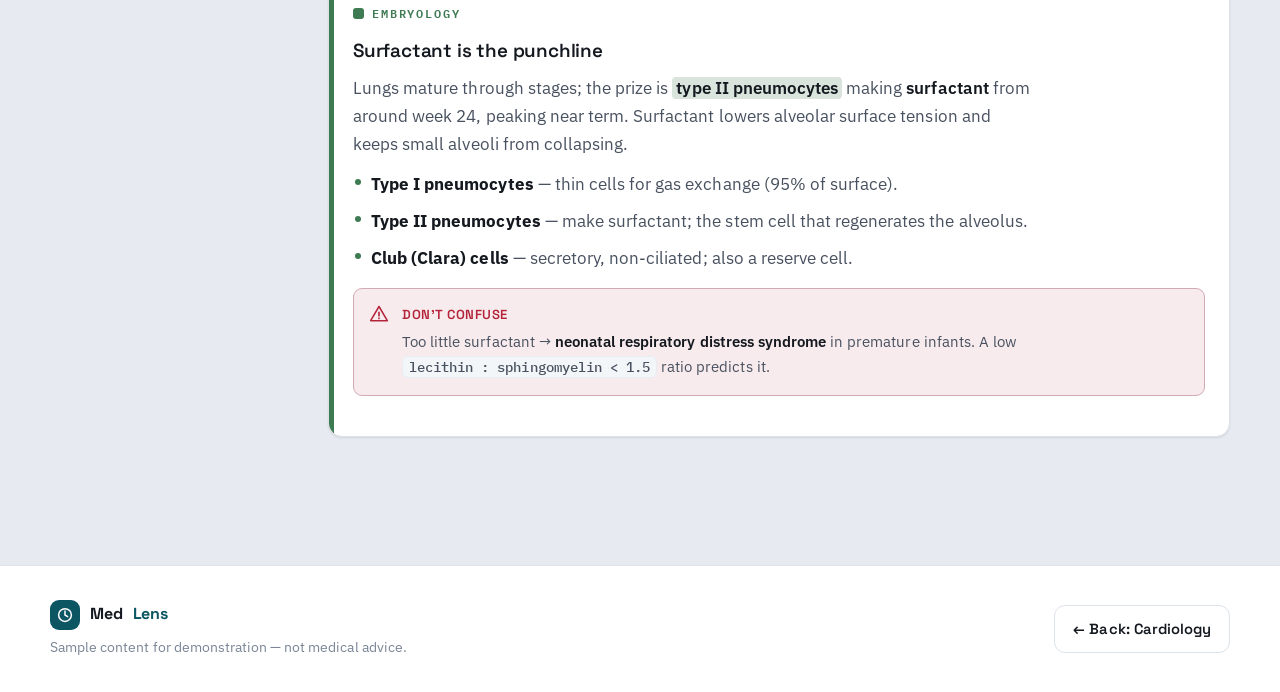
<file: respiratory.html>
<!DOCTYPE html>
<html lang="en" data-theme="light">
<head>
<meta charset="UTF-8">
<meta name="viewport" content="width=device-width, initial-scale=1">
<title>Respiratory — MedLens · USMLE Step 1</title>
<meta name="description" content="Respiratory physiology and pathology for Step 1, presented through discipline lenses.">
<link rel="preconnect" href="https://fonts.googleapis.com">
<link rel="preconnect" href="https://fonts.gstatic.com" crossorigin>
<link href="https://fonts.googleapis.com/css2?family=Space+Grotesk:wght@500;600;700&family=IBM+Plex+Sans:wght@400;500;600;700&family=IBM+Plex+Mono:wght@400;500;600&display=swap" rel="stylesheet">
<link rel="stylesheet" href="styles.css">
</head>
<body>

<header class="topbar">
  <a class="brand" href="index.html">
    <span class="brand-mark" aria-hidden="true"><svg viewBox="0 0 24 24" fill="none"><circle cx="12" cy="12" r="8.5" stroke="currentColor" stroke-width="2"/><path d="M12 6.5V12l3.6 2.2" stroke="currentColor" stroke-width="2" stroke-linecap="round"/></svg></span>
    Med<b>Lens</b>
  </a>
  <a class="crumb" href="index.html" style="margin-left:14px">
    <svg viewBox="0 0 24 24" fill="none"><path d="M15 18l-6-6 6-6" stroke="currentColor" stroke-width="2" stroke-linecap="round" stroke-linejoin="round"/></svg>
    All chapters
  </a>
  <span class="topbar-spacer"></span>
  <button class="iconbtn" data-theme-toggle aria-label="Toggle dark mode">
    <svg class="moon" viewBox="0 0 24 24" fill="none"><path d="M20 14.5A8 8 0 0 1 9.5 4 8 8 0 1 0 20 14.5Z" stroke="currentColor" stroke-width="1.8" stroke-linejoin="round"/></svg>
    <svg class="sun" viewBox="0 0 24 24" fill="none"><circle cx="12" cy="12" r="4.2" stroke="currentColor" stroke-width="1.8"/><path d="M12 2.5v2.6M12 18.9v2.6M21.5 12h-2.6M5.1 12H2.5M18.7 5.3l-1.8 1.8M7.1 16.9l-1.8 1.8M18.7 18.7l-1.8-1.8M7.1 7.1 5.3 5.3" stroke="currentColor" stroke-width="1.8" stroke-linecap="round"/></svg>
  </button>
</header>

<section class="chapthead">
  <div class="wrap">
    <p class="eyebrow">Chapter 08 · Organ Systems</p>
    <h1>Respiratory</h1>
    <p class="sub">Volumes, gas exchange and the diseases that disturb them — built on the same discipline lenses as every MedLens chapter.</p>
    <div class="chap-stats">
      <div class="stat"><div class="n">3</div><div class="l">Topics</div></div>
      <div class="stat"><div class="n">31</div><div class="l">Lessons</div></div>
      <div class="stat"><div class="n">3</div><div class="l">Disciplines</div></div>
      <div class="stat"><div class="n">High</div><div class="l">Yield density</div></div>
    </div>
    <div class="progress-line"><i style="width:20%"></i></div>
    <p class="progress-cap">20% complete · 6 of 31 lessons</p>
  </div>
</section>

<div class="filterbar">
  <div class="wrap">
    <div class="chips" role="group" aria-label="Filter content by discipline">
      <button class="chip all" data-filter="all" aria-pressed="true">All lenses</button>
      <button class="chip" data-filter="embryo" style="--accent:var(--embryo)" aria-pressed="false"><i class="dot"></i>Embryology</button>
      <button class="chip" data-filter="physio" style="--accent:var(--physio)" aria-pressed="false"><i class="dot"></i>Physiology</button>
      <button class="chip" data-filter="patho" style="--accent:var(--patho)" aria-pressed="false"><i class="dot"></i>Pathology</button>
    </div>
  </div>
</div>

<div class="wrap">
<div class="chapbody">

  <nav class="toc" data-open="false" aria-label="Topics in this chapter">
    <button class="toc-mobile-toggle" aria-expanded="false">
      Topics in this chapter
      <svg viewBox="0 0 24 24" fill="none"><path d="M6 9l6 6 6-6" stroke="currentColor" stroke-width="2" stroke-linecap="round" stroke-linejoin="round"/></svg>
    </button>
    <div class="toc-inner">
      <div class="toc-h">On this page</div>
      <ol>
        <li><a href="#volumes">1 · Lung volumes</a></li>
        <li><a href="#disease">2 · Obstructive vs restrictive</a></li>
        <li><a href="#dev">3 · Lung development</a></li>
      </ol>
    </div>
  </nav>

  <div class="content">

    <!-- TOPIC 1: VOLUMES -->
    <article class="topic reveal" id="volumes">
      <header class="topic-head">
        <span class="topic-kicker">Topic 1</span>
        <h2>Lung volumes &amp; capacities</h2>
        <div class="lensmap"><span style="--c:var(--physio)">Physiology</span></div>
      </header>

      <div class="glance">
        <div class="glance-h">
          <svg viewBox="0 0 24 24" fill="none"><path d="M12 3v18M3 12h18" stroke="currentColor" stroke-width="2" stroke-linecap="round"/><circle cx="12" cy="12" r="9" stroke="currentColor" stroke-width="2"/></svg>
          At a glance
        </div>
        <ul>
          <li>A <strong>capacity</strong> is two or more <strong>volumes</strong> added together.</li>
          <li>Any capacity containing <strong>residual volume</strong> (RV, FRC, TLC) <em>cannot</em> be measured by spirometry.</li>
          <li><span class="hy-term">FRC</span> is the volume left after a normal expiration — where lung recoil and chest-wall recoil balance.</li>
        </ul>
      </div>

      <div class="lens physio" data-lens="physio">
        <span class="lens-label"><i class="pin"></i>Physiology</span>
        <h4>Reading the spirometry trace</h4>
        <p>Four <strong>volumes</strong> stack into four <strong>capacities</strong>. The single trace below contains all of them — learn to read it and you've learned the whole topic.</p>

        <figure class="figure">
          <div class="canvas">
            <svg viewBox="0 0 640 360" role="img" aria-label="Spirometry trace showing tidal breathing, a maximal inspiration and expiration, with lung volumes labeled">
              <!-- axes -->
              <line x1="64" y1="40" x2="64" y2="320" stroke="var(--line)" stroke-width="1.5"/>
              <line x1="64" y1="320" x2="600" y2="320" stroke="var(--line)" stroke-width="1.5"/>
              <text x="28" y="186" class="daxis" transform="rotate(-90 28 186)">Lung volume →</text>
              <text x="250" y="346" text-anchor="middle" class="daxis">time →</text>

              <!-- reference lines -->
              <line x1="64" y1="70"  x2="448" y2="70"  stroke="var(--line)" stroke-width="1" stroke-dasharray="3 5"/>
              <line x1="64" y1="185" x2="448" y2="185" stroke="var(--line)" stroke-width="1" stroke-dasharray="3 5"/>
              <line x1="64" y1="210" x2="448" y2="210" stroke="var(--line)" stroke-width="1" stroke-dasharray="3 5"/>
              <line x1="64" y1="260" x2="448" y2="260" stroke="var(--line)" stroke-width="1" stroke-dasharray="3 5"/>

              <!-- trace -->
              <path d="M70,210 L90,185 L115,210 L135,185 L160,210 L180,185 L205,210 L250,70 L278,72 L320,260 L348,258 L378,210 L398,185 L424,210 L440,192"
                    fill="none" stroke="var(--physio)" stroke-width="3" stroke-linejoin="round" stroke-linecap="round"/>

              <!-- volume brackets on right -->
              <!-- IRV 70->185 -->
              <path d="M468,70 H476 V185 H468" fill="none" stroke="var(--ink-faint)" stroke-width="1.4"/>
              <text x="484" y="132" class="dlabel-b">IRV</text>
              <!-- TV 185->210 -->
              <path d="M468,185 H476 V210 H468" fill="none" stroke="var(--ink-faint)" stroke-width="1.4"/>
              <text x="484" y="202" class="dlabel-b">TV</text>
              <!-- ERV 210->260 -->
              <path d="M468,210 H476 V260 H468" fill="none" stroke="var(--ink-faint)" stroke-width="1.4"/>
              <text x="484" y="240" class="dlabel-b">ERV</text>
              <!-- RV 260->320 -->
              <path d="M468,260 H476 V320 H468" fill="none" stroke="var(--ink-faint)" stroke-width="1.4"/>
              <text x="484" y="294" class="dlabel-b">RV</text>

              <!-- capacity bracket VC + FRC further right -->
              <path d="M556,70 H564 V260 H556" fill="none" stroke="var(--physio)" stroke-width="1.6"/>
              <text x="572" y="168" class="dlabel-b" fill="var(--physio)">VC</text>
              <path d="M556,210 H548 V320 H556" fill="none" stroke="var(--patho)" stroke-width="1.6"/>
              <text x="512" y="270" class="dlabel-b" fill="var(--patho)">FRC</text>
            </svg>
          </div>
          <figcaption><b>Fig 1</b><span>Volumes (IRV, TV, ERV, RV) on the inner scale; example capacities VC (vital capacity) and FRC (functional residual capacity) on the outer scale.</span></figcaption>
        </figure>

        <ul class="tidy">
          <li><b>TV</b> — tidal volume, a normal quiet breath (~<span class="lab">500 mL</span>).</li>
          <li><b>IRV / ERV</b> — extra volume you can force in / out beyond a tidal breath.</li>
          <li><b>RV</b> — air that always remains; keeps alveoli open.</li>
          <li><b>VC = IRV + TV + ERV</b> · <b>TLC = VC + RV</b> · <b>FRC = ERV + RV</b>.</li>
        </ul>

        <div class="call hy">
          <span class="ic"><svg viewBox="0 0 24 24" fill="none"><path d="M12 3l2.5 5.5L20 9l-4 4 1 6-5-3-5 3 1-6-4-4 5.5-.5L12 3Z" stroke="currentColor" stroke-width="1.6" stroke-linejoin="round"/></svg></span>
          <div class="call-t">High-yield</div>
          <p>Spirometry can't measure <strong>RV</strong> — so it can't give you <strong>FRC</strong> or <strong>TLC</strong> either. These need helium dilution or body plethysmography.</p>
        </div>
      </div>
    </article>

    <!-- TOPIC 2: OBSTRUCTIVE VS RESTRICTIVE -->
    <article class="topic reveal" id="disease">
      <header class="topic-head">
        <span class="topic-kicker">Topic 2</span>
        <h2>Obstructive vs restrictive disease</h2>
        <div class="lensmap">
          <span style="--c:var(--patho)">Pathology</span>
          <span style="--c:var(--physio)">Physiology</span>
        </div>
      </header>

      <div class="lens patho" data-lens="patho">
        <span class="lens-label"><i class="pin"></i>Pathology</span>
        <h4>One ratio splits the whole field</h4>
        <p>The <span class="key">FEV₁/FVC ratio</span> is the master switch. Trouble getting air <em>out</em> lowers it; trouble getting air <em>in</em> preserves or raises it.</p>
        <div class="compare-scroll">
          <table class="compare">
            <thead><tr><th></th><th>Obstructive</th><th>Restrictive</th></tr></thead>
            <tbody>
              <tr><th>Core problem</th><td>Can't get air out</td><td>Can't get air in</td></tr>
              <tr><th>FEV₁/FVC</th><td>Decreased (<span class="lab">&lt;0.7</span>)</td><td>Normal or increased</td></tr>
              <tr><th>Lung volumes</th><td>↑ TLC, ↑ RV (air trapping)</td><td>↓ TLC, ↓ RV</td></tr>
              <tr><th>Examples</th><td>COPD, asthma, bronchiectasis</td><td>Fibrosis, sarcoidosis, scoliosis</td></tr>
            </tbody>
          </table>
        </div>
        <div class="buzz">
          <b>↓ FEV₁/FVC → obstructive</b>
          <b>Normal ratio → restrictive</b>
          <b>Air trapping → ↑ RV</b>
        </div>
      </div>

      <div class="lens physio" data-lens="physio">
        <span class="lens-label"><i class="pin"></i>Physiology</span>
        <h4>V/Q matching</h4>
        <p>Ideal gas exchange needs ventilation (V) matched to perfusion (Q). <span class="key">V/Q → 0</span> is a shunt (perfused but not ventilated, e.g. airway obstruction); <span class="key">V/Q → ∞</span> is dead space (ventilated but not perfused, e.g. pulmonary embolism).</p>
        <div class="call clinical">
          <span class="ic"><svg viewBox="0 0 24 24" fill="none"><path d="M6 3v6a6 6 0 0 0 12 0V3" stroke="currentColor" stroke-width="1.8" stroke-linecap="round"/><circle cx="18" cy="16" r="3" stroke="currentColor" stroke-width="1.8"/><path d="M12 15v-3" stroke="currentColor" stroke-width="1.8" stroke-linecap="round"/></svg></span>
          <div class="call-t">Clinical correlation</div>
          <p>Hypoxemia from a true <strong>shunt</strong> barely improves with 100% O₂; hypoxemia from <strong>V/Q mismatch</strong> does. That response is a classic distinguishing question.</p>
        </div>
      </div>
    </article>

    <!-- TOPIC 3: DEVELOPMENT -->
    <article class="topic reveal" id="dev">
      <header class="topic-head">
        <span class="topic-kicker">Topic 3</span>
        <h2>Lung development</h2>
        <div class="lensmap"><span style="--c:var(--embryo)">Embryology</span></div>
      </header>

      <div class="lens embryo" data-lens="embryo">
        <span class="lens-label"><i class="pin"></i>Embryology</span>
        <h4>Surfactant is the punchline</h4>
        <p>Lungs mature through stages; the prize is <span class="key">type II pneumocytes</span> making <strong>surfactant</strong> from around week 24, peaking near term. Surfactant lowers alveolar surface tension and keeps small alveoli from collapsing.</p>
        <ul class="tidy">
          <li><b>Type I pneumocytes</b> — thin cells for gas exchange (95% of surface).</li>
          <li><b>Type II pneumocytes</b> — make surfactant; the stem cell that regenerates the alveolus.</li>
          <li><b>Club (Clara) cells</b> — secretory, non-ciliated; also a reserve cell.</li>
        </ul>
        <div class="call pitfall">
          <span class="ic"><svg viewBox="0 0 24 24" fill="none"><path d="M12 3 2 20h20L12 3Z" stroke="currentColor" stroke-width="1.8" stroke-linejoin="round"/><path d="M12 10v4M12 17v.5" stroke="currentColor" stroke-width="2" stroke-linecap="round"/></svg></span>
          <div class="call-t">Don't confuse</div>
          <p>Too little surfactant → <strong>neonatal respiratory distress syndrome</strong> in premature infants. A low <span class="lab">lecithin : sphingomyelin &lt; 1.5</span> ratio predicts it.</p>
        </div>
      </div>
    </article>

  </div>
</div>
</div>

<footer class="foot">
  <div class="wrap foot-in">
    <div>
      <a class="brand" href="index.html"><span class="brand-mark" aria-hidden="true"><svg viewBox="0 0 24 24" fill="none"><circle cx="12" cy="12" r="8.5" stroke="currentColor" stroke-width="2"/><path d="M12 6.5V12l3.6 2.2" stroke="currentColor" stroke-width="2" stroke-linecap="round"/></svg></span>Med<b>Lens</b></a>
      <p class="disclaim">Sample content for demonstration — not medical advice.</p>
    </div>
    <a class="btn btn-ghost" href="cardiology.html">← Back: Cardiology</a>
  </div>
</footer>

<script src="app.js"></script>
</body>
</html>
</file>
<file: styles.css>
/* =========================================================================
   MEDLENS — USMLE Step 1 study system
   Design language: cool clinical clarity. Color encodes DISCIPLINE.
   Type: Space Grotesk (display) · IBM Plex Sans (read) · IBM Plex Mono (data)
   ========================================================================= */

/* ----------------------------- Tokens ---------------------------------- */
:root {
  --bg:        #e7ebf1;
  --surface:   #ffffff;
  --surface-2: #f3f6f9;
  --surface-3: #eaeef3;

  --ink:       #14181f;
  --ink-soft:  #48515f;
  --ink-faint: #7a8595;
  --line:      #dde3ea;
  --line-soft: #e8edf2;

  --brand:        #0c5563;   /* deep petrol/teal */
  --brand-bright: #0e7c8b;
  --brand-tint:   #e1eef0;

  /* Discipline hues — the systematic palette */
  --anatomy: #b5532f;
  --embryo:  #3e7a52;
  --histo:   #9b3b6e;
  --physio:  #2563a8;
  --patho:   #b3243b;
  --pharm:   #6b4fb0;
  --micro:   #0e8a8a;
  --biochem: #b07d14;

  /* Callout accents */
  --hy:      #c08a00;   /* high-yield gold  */
  --mnemo:   #6b4fb0;   /* mnemonic violet  */
  --clinical:#0e8a8a;   /* clinical teal    */
  --pitfall: #b3243b;   /* pitfall red      */

  --shadow-sm: 0 1px 2px rgba(20,24,31,.06), 0 1px 3px rgba(20,24,31,.05);
  --shadow-md: 0 4px 14px rgba(20,24,31,.08), 0 2px 6px rgba(20,24,31,.05);
  --shadow-lg: 0 18px 50px rgba(20,24,31,.16);

  --radius:    14px;
  --radius-sm: 9px;
  --radius-lg: 22px;

  --maxread: 720px;
  --header-h: 60px;

  --f-display: "Space Grotesk", system-ui, sans-serif;
  --f-body: "IBM Plex Sans", system-ui, -apple-system, sans-serif;
  --f-mono: "IBM Plex Mono", ui-monospace, monospace;
}

[data-theme="dark"] {
  --bg:        #0d1116;
  --surface:   #161c24;
  --surface-2: #1c232d;
  --surface-3: #232c37;

  --ink:       #e8edf3;
  --ink-soft:  #a9b4c2;
  --ink-faint: #6f7c8c;
  --line:      #29333f;
  --line-soft: #222b35;

  --brand:        #2bbfd0;
  --brand-bright: #4fd6e6;
  --brand-tint:   #16323a;

  --anatomy: #e3855f;
  --embryo:  #6fc086;
  --histo:   #d56fa3;
  --physio:  #6aa6e8;
  --patho:   #f0647c;
  --pharm:   #a78fe0;
  --micro:   #3fc4c4;
  --biochem: #e3b94e;

  --hy:      #e8b73e;
  --mnemo:   #a78fe0;
  --clinical:#3fc4c4;
  --pitfall: #f0647c;

  --shadow-sm: 0 1px 2px rgba(0,0,0,.4);
  --shadow-md: 0 6px 18px rgba(0,0,0,.45);
  --shadow-lg: 0 22px 60px rgba(0,0,0,.6);
}

/* ----------------------------- Reset ----------------------------------- */
*, *::before, *::after { box-sizing: border-box; }
* { margin: 0; }
html { -webkit-text-size-adjust: 100%; scroll-behavior: smooth; }
@media (prefers-reduced-motion: reduce) {
  html { scroll-behavior: auto; }
  *, *::before, *::after { animation-duration: .001ms !important; transition-duration: .001ms !important; }
}

body {
  font-family: var(--f-body);
  background: var(--bg);
  color: var(--ink);
  line-height: 1.65;
  font-size: 17px;
  letter-spacing: .002em;
  -webkit-font-smoothing: antialiased;
  text-rendering: optimizeLegibility;
  transition: background .35s ease, color .35s ease;
  scroll-padding-top: calc(var(--header-h) + 16px);
  overflow-x: hidden;
}

img, svg { max-width: 100%; display: block; }
a { color: inherit; }
::selection { background: color-mix(in srgb, var(--brand) 28%, transparent); }

:focus-visible {
  outline: 2.5px solid var(--brand-bright);
  outline-offset: 2px;
  border-radius: 4px;
}

/* ----------------------------- Layout shell ----------------------------- */
.wrap { width: min(100% - 40px, 1180px); margin-inline: auto; }
.read { max-width: var(--maxread); }

.eyebrow {
  font-family: var(--f-mono);
  font-size: .72rem;
  font-weight: 600;
  letter-spacing: .22em;
  text-transform: uppercase;
  color: var(--ink-faint);
}

/* ----------------------------- Top bar --------------------------------- */
.topbar {
  position: sticky; top: 0; z-index: 60;
  height: var(--header-h);
  display: flex; align-items: center; gap: 16px;
  padding-inline: clamp(16px, 4vw, 28px);
  background: color-mix(in srgb, var(--surface) 82%, transparent);
  backdrop-filter: saturate(1.4) blur(14px);
  -webkit-backdrop-filter: saturate(1.4) blur(14px);
  border-bottom: 1px solid var(--line);
}
.brand {
  display: flex; align-items: center; gap: 10px;
  text-decoration: none; color: var(--ink);
  font-family: var(--f-display); font-weight: 700;
  letter-spacing: -.01em; font-size: 1.12rem;
}
.brand-mark {
  width: 30px; height: 30px; flex: none;
  display: grid; place-items: center;
  border-radius: 9px;
  background: var(--brand); color: #fff;
}
.brand-mark svg { width: 18px; height: 18px; }
.brand b { color: var(--brand); font-weight: 700; }
.topbar .spacer, .topbar-spacer { margin-left: auto; }

.iconbtn {
  width: 40px; height: 40px; flex: none;
  display: grid; place-items: center;
  border: 1px solid var(--line);
  background: var(--surface);
  color: var(--ink-soft);
  border-radius: 11px; cursor: pointer;
  transition: background .2s, color .2s, border-color .2s, transform .15s;
}
.iconbtn:hover { color: var(--brand); border-color: color-mix(in srgb, var(--brand) 40%, var(--line)); }
.iconbtn:active { transform: scale(.94); }
.iconbtn svg { width: 19px; height: 19px; }
.sun { display: none; } [data-theme="dark"] .sun { display: block; }
[data-theme="dark"] .moon { display: none; }

.crumb {
  font-family: var(--f-mono); font-size: .8rem; color: var(--ink-faint);
  text-decoration: none; display: inline-flex; align-items: center; gap: 6px;
}
.crumb:hover { color: var(--brand); }
.crumb svg { width: 15px; height: 15px; }

/* ----------------------------- Buttons --------------------------------- */
.btn {
  display: inline-flex; align-items: center; gap: 8px;
  font-family: var(--f-display); font-weight: 600; font-size: .92rem;
  padding: 11px 18px; border-radius: 11px;
  border: 1px solid transparent; cursor: pointer; text-decoration: none;
  transition: transform .15s, box-shadow .2s, background .2s, border-color .2s;
}
.btn svg { width: 17px; height: 17px; }
.btn-primary { background: var(--brand); color: #fff; box-shadow: var(--shadow-sm); }
.btn-primary:hover { background: var(--brand-bright); transform: translateY(-1px); box-shadow: var(--shadow-md); }
.btn-ghost { background: var(--surface); color: var(--ink); border-color: var(--line); }
.btn-ghost:hover { border-color: color-mix(in srgb, var(--brand) 45%, var(--line)); color: var(--brand); }

/* =======================================================================
   HOME
   ===================================================================== */
.hero { padding: clamp(40px, 7vw, 76px) 0 clamp(28px, 4vw, 40px); }
.hero h1 {
  font-family: var(--f-display); font-weight: 700;
  font-size: clamp(2.2rem, 6vw, 3.7rem); line-height: 1.04;
  letter-spacing: -.03em; margin: 14px 0 0; max-width: 16ch;
}
.hero h1 .hl { color: var(--brand); }
.hero .lede {
  margin-top: 18px; max-width: 56ch; font-size: clamp(1.02rem, 2.4vw, 1.18rem);
  color: var(--ink-soft);
}
.hero-actions { margin-top: 26px; display: flex; flex-wrap: wrap; gap: 12px; }

/* discipline legend (the system, stated once) */
.legend {
  margin-top: 34px; padding: 18px 20px;
  background: var(--surface); border: 1px solid var(--line);
  border-radius: var(--radius); box-shadow: var(--shadow-sm);
}
.legend-h {
  font-family: var(--f-mono); font-size: .7rem; letter-spacing: .2em;
  text-transform: uppercase; color: var(--ink-faint); margin-bottom: 12px;
}
.legend-grid {
  display: grid; gap: 9px 18px;
  grid-template-columns: repeat(auto-fill, minmax(132px, 1fr));
}
.legend-item { display: flex; align-items: center; gap: 9px; font-size: .9rem; }
.swatch { width: 13px; height: 13px; border-radius: 4px; flex: none; background: var(--accent); }
.legend-item b { font-weight: 600; }

/* section heading */
.sec-head {
  display: flex; align-items: flex-end; justify-content: space-between;
  gap: 16px; margin: clamp(46px, 7vw, 70px) 0 22px;
}
.sec-head h2 {
  font-family: var(--f-display); font-weight: 600;
  font-size: clamp(1.4rem, 3.6vw, 2rem); letter-spacing: -.02em;
}
.sec-head p { color: var(--ink-faint); font-size: .92rem; }

/* chapter grid */
.grid {
  display: grid; gap: 16px;
  grid-template-columns: repeat(auto-fill, minmax(258px, 1fr));
}
.chap {
  position: relative; display: flex; flex-direction: column;
  background: var(--surface); border: 1px solid var(--line);
  border-radius: var(--radius); padding: 20px; text-decoration: none;
  color: var(--ink); box-shadow: var(--shadow-sm);
  transition: transform .18s, box-shadow .22s, border-color .22s;
  overflow: hidden;
}
.chap::before {
  content: ""; position: absolute; inset: 0 auto 0 0; width: 4px;
  background: var(--accent, var(--brand));
  opacity: .85;
}
.chap:hover { transform: translateY(-3px); box-shadow: var(--shadow-md);
  border-color: color-mix(in srgb, var(--accent, var(--brand)) 45%, var(--line)); }
.chap.soon { cursor: default; opacity: .72; }
.chap.soon:hover { transform: none; box-shadow: var(--shadow-sm); border-color: var(--line); }

.chap-top { display: flex; align-items: center; justify-content: space-between; }
.chap-no {
  font-family: var(--f-mono); font-size: .72rem; font-weight: 600;
  letter-spacing: .12em; color: var(--ink-faint);
}
.ring { width: 38px; height: 38px; flex: none; }
.ring text { font-family: var(--f-mono); font-size: 10px; font-weight: 600; fill: var(--ink-soft); }
.chap h3 {
  font-family: var(--f-display); font-weight: 600; font-size: 1.24rem;
  letter-spacing: -.01em; margin: 14px 0 6px;
}
.chap .desc { font-size: .9rem; color: var(--ink-soft); line-height: 1.5; }
.chap-meta {
  margin-top: 16px; padding-top: 14px; border-top: 1px solid var(--line-soft);
  display: flex; align-items: center; justify-content: space-between; gap: 10px;
}
.lens-ticks { display: flex; gap: 5px; }
.tick { width: 9px; height: 9px; border-radius: 3px; background: var(--c); }
.lessons { font-family: var(--f-mono); font-size: .74rem; color: var(--ink-faint); }
.badge-soon {
  font-family: var(--f-mono); font-size: .64rem; letter-spacing: .14em;
  text-transform: uppercase; padding: 3px 8px; border-radius: 999px;
  background: var(--surface-3); color: var(--ink-faint); border: 1px solid var(--line);
}

/* future tools row */
.tool {
  display: flex; gap: 14px; align-items: flex-start;
  background: var(--surface); border: 1px dashed var(--line);
  border-radius: var(--radius); padding: 18px;
}
.tool-ic {
  width: 42px; height: 42px; flex: none; border-radius: 11px;
  display: grid; place-items: center; color: var(--brand);
  background: var(--brand-tint);
}
.tool-ic svg { width: 22px; height: 22px; }
.tool h4 { font-family: var(--f-display); font-weight: 600; font-size: 1rem; }
.tool p { font-size: .86rem; color: var(--ink-faint); margin-top: 3px; }
.tool .badge-soon { margin-top: 9px; display: inline-block; }

/* =======================================================================
   CHAPTER PAGE
   ===================================================================== */
.chapthead {
  background:
    radial-gradient(120% 140% at 0% 0%, color-mix(in srgb, var(--brand) 16%, var(--surface)) 0%, var(--surface) 52%);
  border-bottom: 1px solid var(--line);
  padding: clamp(26px, 5vw, 42px) 0 0;
}
.chapthead .eyebrow { color: var(--brand); }
.chapthead h1 {
  font-family: var(--f-display); font-weight: 700;
  font-size: clamp(2rem, 6vw, 3.2rem); letter-spacing: -.03em;
  margin: 8px 0 0; line-height: 1.05;
}
.chapthead .sub { margin-top: 12px; max-width: 60ch; color: var(--ink-soft); }
.chap-stats { display: flex; flex-wrap: wrap; gap: 22px; margin-top: 22px; }
.stat .n { font-family: var(--f-display); font-weight: 700; font-size: 1.5rem; line-height: 1; }
.stat .l { font-family: var(--f-mono); font-size: .68rem; letter-spacing: .14em;
  text-transform: uppercase; color: var(--ink-faint); margin-top: 5px; }

.progress-line {
  margin-top: 26px; height: 6px; border-radius: 999px; overflow: hidden;
  background: var(--surface-3);
}
.progress-line i { display: block; height: 100%; background: var(--brand); border-radius: 999px; }
.progress-cap { font-family: var(--f-mono); font-size: .72rem; color: var(--ink-faint); margin-top: 8px; padding-bottom: 22px; }

/* filter chips */
.filterbar {
  position: sticky; top: var(--header-h); z-index: 40;
  background: color-mix(in srgb, var(--surface) 86%, transparent);
  backdrop-filter: blur(12px); -webkit-backdrop-filter: blur(12px);
  border-bottom: 1px solid var(--line);
}
.chips {
  display: flex; gap: 9px; overflow-x: auto; padding: 12px 0;
  scrollbar-width: none;
}
.chips::-webkit-scrollbar { display: none; }
.chip {
  flex: none; display: inline-flex; align-items: center; gap: 7px;
  font-family: var(--f-mono); font-size: .76rem; font-weight: 500;
  letter-spacing: .03em; padding: 7px 13px; border-radius: 999px;
  border: 1px solid var(--line); background: var(--surface);
  color: var(--ink-soft); cursor: pointer; white-space: nowrap;
  transition: background .18s, color .18s, border-color .18s;
}
.chip .dot { width: 9px; height: 9px; border-radius: 3px; background: var(--accent, var(--brand)); }
.chip:hover { border-color: color-mix(in srgb, var(--accent, var(--brand)) 50%, var(--line)); }
.chip[aria-pressed="true"] {
  background: color-mix(in srgb, var(--accent, var(--brand)) 14%, var(--surface));
  border-color: color-mix(in srgb, var(--accent, var(--brand)) 55%, var(--line));
  color: var(--ink);
}
.chip.all[aria-pressed="true"] { background: var(--brand); color: #fff; border-color: var(--brand); }

/* chapter body: content + sticky toc */
.chapbody { display: grid; grid-template-columns: 1fr; gap: 36px; padding: 34px 0 90px; }
@media (min-width: 1000px) {
  .chapbody { grid-template-columns: 230px 1fr; gap: 48px; align-items: start; }
  .toc { position: sticky; top: calc(var(--header-h) + 62px); }
}

.toc-h {
  font-family: var(--f-mono); font-size: .68rem; letter-spacing: .18em;
  text-transform: uppercase; color: var(--ink-faint); margin-bottom: 12px;
}
.toc ol { list-style: none; padding: 0; display: flex; flex-direction: column; gap: 2px; }
.toc a {
  display: block; text-decoration: none; color: var(--ink-soft);
  font-size: .9rem; padding: 7px 12px; border-radius: 9px;
  border-left: 2px solid transparent; transition: background .15s, color .15s;
}
.toc a:hover { background: var(--surface-2); color: var(--ink); }
.toc a.active { color: var(--brand); background: var(--brand-tint); border-left-color: var(--brand); font-weight: 600; }
.toc-mobile-toggle { display: none; }

@media (max-width: 999px) {
  .toc {
    border: 1px solid var(--line); border-radius: var(--radius);
    background: var(--surface); overflow: hidden;
  }
  .toc-mobile-toggle {
    display: flex; align-items: center; justify-content: space-between;
    width: 100%; background: none; border: 0; cursor: pointer;
    padding: 15px 18px; color: var(--ink); font-family: var(--f-display);
    font-weight: 600; font-size: 1rem;
  }
  .toc-mobile-toggle svg { width: 18px; height: 18px; transition: transform .2s; }
  .toc[data-open="false"] .toc-inner { display: none; }
  .toc[data-open="true"] .toc-mobile-toggle svg { transform: rotate(180deg); }
  .toc-inner { padding: 0 10px 12px; }
  .toc-h { display: none; }
}

/* ----------------------- TOPIC (case file) ----------------------------- */
.topic { scroll-margin-top: calc(var(--header-h) + 70px); }
.topic + .topic { margin-top: 56px; }

.topic-head { border-bottom: 2px solid var(--line); padding-bottom: 14px; margin-bottom: 22px; }
.topic-kicker {
  font-family: var(--f-mono); font-size: .72rem; font-weight: 600;
  letter-spacing: .16em; text-transform: uppercase; color: var(--brand);
}
.topic-head h2 {
  font-family: var(--f-display); font-weight: 600;
  font-size: clamp(1.5rem, 4vw, 2.05rem); letter-spacing: -.02em; margin-top: 6px;
}
.lensmap { display: flex; flex-wrap: wrap; gap: 6px; margin-top: 12px; }
.lensmap span {
  font-family: var(--f-mono); font-size: .66rem; letter-spacing: .06em;
  padding: 3px 9px; border-radius: 999px;
  background: color-mix(in srgb, var(--c) 14%, var(--surface));
  color: color-mix(in srgb, var(--c) 78%, var(--ink));
  border: 1px solid color-mix(in srgb, var(--c) 35%, var(--line));
}

/* "At a glance" must-know box */
.glance {
  background: var(--surface); border: 1px solid var(--line);
  border-radius: var(--radius); box-shadow: var(--shadow-sm);
  padding: 18px 20px; margin-bottom: 24px;
  border-top: 3px solid var(--brand);
}
.glance-h {
  display: flex; align-items: center; gap: 8px; font-family: var(--f-display);
  font-weight: 600; font-size: .95rem; color: var(--brand); margin-bottom: 10px;
}
.glance-h svg { width: 17px; height: 17px; }
.glance ul { list-style: none; padding: 0; display: grid; gap: 8px; }
.glance li { display: flex; gap: 10px; font-size: .95rem; }
.glance li::before {
  content: ""; flex: none; width: 7px; height: 7px; margin-top: 8px;
  border-radius: 2px; background: var(--brand);
}

/* ------------------- LENS BLOCK (the signature) ------------------------ */
.lens {
  --accent: var(--brand);
  position: relative; background: var(--surface);
  border: 1px solid var(--line); border-radius: var(--radius);
  padding: 22px 24px 24px; margin-bottom: 18px;
  box-shadow: var(--shadow-sm); overflow: hidden;
  transition: opacity .25s, filter .25s;
}
.lens::before {
  content: ""; position: absolute; inset: 0 auto 0 0; width: 5px;
  background: var(--accent);
}
.lens.anatomy  { --accent: var(--anatomy); }
.lens.embryo   { --accent: var(--embryo); }
.lens.histo    { --accent: var(--histo); }
.lens.physio   { --accent: var(--physio); }
.lens.patho    { --accent: var(--patho); }
.lens.pharm    { --accent: var(--pharm); }
.lens.micro    { --accent: var(--micro); }
.lens.biochem  { --accent: var(--biochem); }

.lens-label {
  display: inline-flex; align-items: center; gap: 8px;
  font-family: var(--f-mono); font-size: .72rem; font-weight: 600;
  letter-spacing: .16em; text-transform: uppercase;
  color: var(--accent); margin-bottom: 12px;
}
.lens-label .pin { width: 11px; height: 11px; border-radius: 3px; background: var(--accent); }
.lens h4 {
  font-family: var(--f-display); font-weight: 600; font-size: 1.18rem;
  letter-spacing: -.01em; margin-bottom: 8px;
}
.lens p { color: var(--ink-soft); margin-bottom: 12px; max-width: 68ch; }
.lens p:last-child { margin-bottom: 0; }
.lens strong { color: var(--ink); font-weight: 600; }

/* dim when filtered out */
.lens.dim { opacity: .28; filter: grayscale(.5); }

/* key term highlight (the "highlighter") */
.key {
  background: color-mix(in srgb, var(--accent, var(--brand)) 20%, transparent);
  color: var(--ink); font-weight: 600; padding: 0 4px; border-radius: 4px;
  box-decoration-break: clone; -webkit-box-decoration-break: clone;
}
.hy-term {
  background: color-mix(in srgb, var(--hy) 26%, transparent);
  color: var(--ink); font-weight: 600; padding: 0 4px; border-radius: 4px;
  box-decoration-break: clone; -webkit-box-decoration-break: clone;
}
.lab { font-family: var(--f-mono); font-size: .92em; font-weight: 500;
  background: var(--surface-2); padding: 1px 6px; border-radius: 6px; border: 1px solid var(--line-soft); white-space: nowrap; }

/* lists inside lenses */
.lens ul.tidy { list-style: none; padding: 0; display: grid; gap: 9px; margin: 4px 0 14px; }
.lens ul.tidy li { position: relative; padding-left: 18px; color: var(--ink-soft); }
.lens ul.tidy li::before {
  content: ""; position: absolute; left: 2px; top: 9px; width: 6px; height: 6px;
  border-radius: 50%; background: var(--accent);
}
.lens ul.tidy li b, .lens ul.tidy li strong { color: var(--ink); }
.lens ol.tidy { list-style: none; padding: 0; display: grid; gap: 9px; margin: 4px 0 14px; counter-reset: tidy; }
.lens ol.tidy li { position: relative; padding-left: 30px; color: var(--ink-soft); counter-increment: tidy; }
.lens ol.tidy li::before {
  content: counter(tidy); position: absolute; left: 0; top: 1px; width: 19px; height: 19px;
  display: grid; place-items: center; border-radius: 50%;
  background: color-mix(in srgb, var(--accent) 16%, transparent);
  color: var(--accent); font: 600 .72rem/1 var(--f-mono);
}
.lens ol.tidy li b, .lens ol.tidy li strong { color: var(--ink); }

/* compare table */
.compare { width: 100%; border-collapse: collapse; margin: 6px 0 8px; font-size: .92rem; }
.compare th, .compare td { text-align: left; padding: 10px 12px; border-bottom: 1px solid var(--line-soft); }
.compare thead th {
  font-family: var(--f-mono); font-size: .68rem; letter-spacing: .1em;
  text-transform: uppercase; color: var(--ink-faint); border-bottom: 1px solid var(--line);
}
.compare tbody th { font-weight: 600; color: var(--ink); width: 38%; }
.compare td { color: var(--ink-soft); }
.compare-scroll { overflow-x: auto; -webkit-overflow-scrolling: touch; margin: 0 -4px; padding: 0 4px; }

/* ----------------------- CALLOUTS -------------------------------------- */
.call {
  --c: var(--brand);
  position: relative; border-radius: var(--radius-sm);
  padding: 15px 17px 15px 48px; margin: 16px 0;
  background: color-mix(in srgb, var(--c) 9%, var(--surface));
  border: 1px solid color-mix(in srgb, var(--c) 30%, var(--line));
}
.call .ic {
  position: absolute; left: 15px; top: 15px; width: 20px; height: 20px;
  color: var(--c);
}
.call .ic svg { width: 20px; height: 20px; }
.call-t {
  font-family: var(--f-display); font-weight: 600; font-size: .82rem;
  letter-spacing: .04em; text-transform: uppercase; color: var(--c); margin-bottom: 4px;
}
.call p { color: var(--ink-soft); margin: 0; font-size: .94rem; max-width: none; }
.call strong { color: var(--ink); }
.call.hy       { --c: var(--hy); }
.call.mnemonic { --c: var(--mnemo); }
.call.clinical { --c: var(--clinical); }
.call.pitfall  { --c: var(--pitfall); }

/* buzzword chip row */
.buzz { display: flex; flex-wrap: wrap; gap: 8px; margin: 14px 0 4px; }
.buzz b {
  font-family: var(--f-mono); font-size: .76rem; font-weight: 500;
  padding: 5px 11px; border-radius: 8px;
  background: var(--ink); color: var(--surface);
  letter-spacing: .01em;
}
[data-theme="dark"] .buzz b { background: var(--surface-3); color: var(--ink); border: 1px solid var(--line); }

/* ----------------------- FIGURE / DIAGRAM ------------------------------ */
.figure {
  margin: 18px 0; background: var(--surface-2);
  border: 1px solid var(--line); border-radius: var(--radius); overflow: hidden;
}
.figure .canvas { padding: 18px 16px 6px; }
.figure svg { margin-inline: auto; width: 100%; height: auto; }
.figure figcaption {
  padding: 12px 18px 16px; font-size: .84rem; color: var(--ink-faint);
  border-top: 1px solid var(--line-soft); display: flex; gap: 8px; align-items: baseline;
}
.figure figcaption b { font-family: var(--f-mono); font-size: .66rem; letter-spacing: .14em;
  text-transform: uppercase; color: var(--brand); flex: none; }

/* diagram text helpers (used inside inline svg) — sized large so they stay
   legible after the SVG scales down on small screens */
.dlabel { font-family: var(--f-mono); font-size: 14px; fill: var(--ink-soft); }
.dlabel-b { font-family: var(--f-mono); font-size: 15px; font-weight: 600; fill: var(--ink); }
.dnum { font-family: var(--f-display); font-size: 19px; font-weight: 700; fill: var(--ink); }
.daxis { font-family: var(--f-mono); font-size: 13px; fill: var(--ink-faint); letter-spacing: .03em; }

/* reveal on scroll */
.reveal { opacity: 0; transform: translateY(14px); transition: opacity .6s ease, transform .6s ease; }
.reveal.in { opacity: 1; transform: none; }

/* ----------------------- FOOTER ---------------------------------------- */
.foot {
  border-top: 1px solid var(--line); background: var(--surface);
  padding: 34px 0; margin-top: 20px;
}
.foot-in { display: flex; flex-wrap: wrap; gap: 18px; align-items: center; justify-content: space-between; }
.foot p { color: var(--ink-faint); font-size: .85rem; }
.foot .brand { font-size: 1rem; }
.disclaim { font-size: .78rem; color: var(--ink-faint); max-width: 60ch; margin-top: 6px; }

/* page-load stagger */
.stagger > * { animation: rise .55s cubic-bezier(.2,.7,.2,1) backwards; }
.stagger > *:nth-child(1){animation-delay:.02s}
.stagger > *:nth-child(2){animation-delay:.07s}
.stagger > *:nth-child(3){animation-delay:.12s}
.stagger > *:nth-child(4){animation-delay:.17s}
@keyframes rise { from { opacity: 0; transform: translateY(12px); } }

/* small screens */
@media (max-width: 560px) {
  body { font-size: 16px; }
  .wrap { width: min(100% - 32px, 1180px); }
  .lens { padding: 18px 18px 20px; }
  .call { padding: 14px 15px 14px 44px; }
  .chap-stats { gap: 16px; }
}

/* ============================================================
   SYLLABUS HUB  (chapter → sections → lessons)
   ============================================================ */
.syllabus-intro {
  display: flex; align-items: flex-start; gap: 11px;
  background: var(--brand-tint); border: 1px solid color-mix(in srgb, var(--brand) 22%, var(--line));
  border-radius: var(--radius); padding: 13px 16px; margin-bottom: 26px;
  color: var(--ink-soft); font-size: .9rem; line-height: 1.5;
}
.syllabus-intro svg { width: 18px; height: 18px; flex: none; color: var(--brand); margin-top: 2px; }
.syllabus-intro b { color: var(--ink); font-weight: 600; }

.lsec {
  background: var(--surface); border: 1px solid var(--line);
  border-radius: var(--radius); box-shadow: var(--shadow-sm);
  overflow: hidden; scroll-margin-top: calc(var(--header-h) + 70px);
}
.lsec + .lsec { margin-top: 18px; }
.lsec-head {
  position: relative; display: flex; align-items: center; gap: 13px;
  padding: 17px 20px 16px; border-bottom: 1px solid var(--line-soft);
  background: linear-gradient(180deg, color-mix(in srgb, var(--accent) 5%, var(--surface)), var(--surface));
}
.lsec-num {
  font-family: var(--f-mono); font-weight: 600; font-size: .8rem; letter-spacing: .06em;
  color: var(--accent); flex: none;
  background: color-mix(in srgb, var(--accent) 13%, var(--surface));
  border: 1px solid color-mix(in srgb, var(--accent) 38%, var(--line));
  padding: 5px 10px; border-radius: 8px; min-width: 42px; text-align: center;
}
.lsec-titles { display: flex; flex-direction: column; gap: 1px; min-width: 0; }
.lsec-title {
  font-family: var(--f-display); font-weight: 600; font-size: 1.1rem;
  letter-spacing: -.01em; color: var(--ink);
}
.lsec-sub { font-family: var(--f-mono); font-size: .7rem; color: var(--ink-faint); letter-spacing: .03em; }
.lensbar {
  display: flex; gap: 2px; height: 7px; margin-left: auto; flex: none;
  width: clamp(80px, 18vw, 150px);
}
.lensbar i { flex: 1; background: var(--seg, var(--brand)); border-radius: 2px; }

.lrow {
  display: flex; align-items: center; gap: 13px;
  padding: 12px 20px; border-top: 1px solid var(--line-soft);
  color: var(--ink); text-decoration: none; transition: background .14s;
}
.lsec-head + .lrow { border-top: none; }
.lrow:hover { background: var(--surface-2); }
.lrow-ticks { display: flex; gap: 3px; flex: none; }
.lrow-ticks i { width: 3px; height: 19px; border-radius: 2px; background: var(--brand); }
.lrow-title { font-weight: 500; font-size: .95rem; line-height: 1.3; flex: 1; min-width: 0; }
.lrow-state {
  font-family: var(--f-mono); font-size: .6rem; letter-spacing: .12em; text-transform: uppercase;
  padding: 3px 8px; border-radius: 999px; flex: none; white-space: nowrap;
}
.lrow-state.done { color: var(--embryo); background: color-mix(in srgb, var(--embryo) 15%, transparent); }
.lrow-state.prog { color: var(--hy);    background: color-mix(in srgb, var(--hy) 18%, transparent); }
.lrow-state.new  { color: var(--ink-faint); background: var(--surface-3); }
.lrow-arrow { width: 15px; height: 15px; color: var(--ink-faint); flex: none; transition: transform .14s, color .14s; }
.lrow:hover .lrow-arrow { transform: translateX(2px); color: var(--brand); }

/* filter dimming on the hub */
.lrow.dim { opacity: .3; }
.lrow.dim .lrow-ticks i { filter: grayscale(.65); }
.lsec.dim-sec { opacity: .48; }
.lsec.dim-sec .lensbar i { filter: grayscale(.55); }

@media (max-width: 560px) {
  .lsec-head { flex-wrap: wrap; padding: 14px 14px 13px; }
  .lensbar { margin-left: 0; order: 3; width: 100%; flex-basis: 100%; }
  .lrow { padding: 11px 14px; gap: 11px; }
  .lrow-state { display: none; }
  .lrow-title { font-size: .92rem; }
}

/* lesson prev / next navigation */
.lesson-nav { display: grid; grid-template-columns: 1fr 1fr; gap: 14px; margin-top: 44px; }
.lnav {
  display: flex; flex-direction: column; gap: 3px;
  padding: 16px 18px; border: 1px solid var(--line); border-radius: var(--radius);
  background: var(--surface); text-decoration: none; box-shadow: var(--shadow-sm);
  transition: border-color .15s, transform .15s;
}
.lnav:hover { border-color: color-mix(in srgb, var(--brand) 45%, var(--line)); transform: translateY(-1px); }
.lnav.next { text-align: right; }
.lnav-k { font-family: var(--f-mono); font-size: .64rem; letter-spacing: .14em; text-transform: uppercase; color: var(--ink-faint); }
.lnav-t { font-family: var(--f-display); font-weight: 600; font-size: 1.02rem; color: var(--ink); letter-spacing: -.01em; }
@media (max-width: 560px) {
  .lesson-nav { grid-template-columns: 1fr; }
  .lnav.next { text-align: left; }
}

/* ============================================================
   GENERATED LESSON extras (high-yield box, flow diagram)
   ============================================================ */
.topic.dim { opacity: .32; transition: opacity .2s; }

/* high-yield exam box at the end of a generated lesson */
.hybox {
  margin: 40px 0 8px; border-radius: var(--radius);
  border: 1px solid color-mix(in srgb, var(--hy) 38%, var(--line));
  background: color-mix(in srgb, var(--hy) 9%, var(--surface));
  box-shadow: var(--shadow-sm); overflow: hidden;
}
.hybox-h {
  display: flex; align-items: center; gap: 9px; padding: 14px 20px;
  font-family: var(--f-display); font-weight: 600; font-size: 1.05rem; color: var(--ink);
  border-bottom: 1px solid color-mix(in srgb, var(--hy) 24%, var(--line));
  background: color-mix(in srgb, var(--hy) 13%, transparent);
}
.hybox-h svg { width: 20px; height: 20px; color: var(--hy); }
.hybox ul { list-style: none; margin: 0; padding: 14px 20px 18px; display: flex; flex-direction: column; gap: 10px; }
.hybox li { position: relative; padding-left: 22px; color: var(--ink); line-height: 1.55; }
.hybox li::before {
  content: ""; position: absolute; left: 4px; top: .55em; width: 7px; height: 7px;
  border-radius: 2px; background: var(--hy); transform: rotate(45deg);
}

/* flow diagram (pathways / causal chains / feedback loops) */
.lflow { display: flex; flex-wrap: wrap; align-items: center; gap: 8px; justify-content: center; padding: 6px 0; }
.lflow-step {
  font-family: var(--f-body); font-weight: 600; font-size: .86rem; color: var(--ink);
  background: var(--surface); border: 1px solid color-mix(in srgb, var(--physio) 40%, var(--line));
  border-radius: 10px; padding: 9px 13px; box-shadow: var(--shadow-sm); text-align: center;
}
.lflow-arrow { color: var(--brand); display: inline-flex; flex: none; }
.lflow-arrow svg { width: 20px; height: 20px; }
@media (max-width: 560px) {
  .lflow { flex-direction: column; align-items: stretch; }
  .lflow-step { text-align: left; }
  .lflow-arrow { transform: rotate(90deg); align-self: center; }
}

/* unpublished-preview flag on the public lesson page */
.preview-flag {
  display: flex; align-items: center; gap: 9px; margin: 18px 0 -8px;
  font-size: .82rem; font-weight: 600; color: var(--hy);
  background: color-mix(in srgb, var(--hy) 12%, var(--surface));
  border: 1px solid color-mix(in srgb, var(--hy) 32%, var(--line));
  border-radius: 999px; padding: 8px 15px; width: fit-content;
}
.preview-flag svg { width: 16px; height: 16px; }

/* ============================================================
   TEACHING-QUALITY extras: hot highlight, anchor, images
   ============================================================ */

/* inline "hot" exam highlight — colored emphasis woven into prose */
mark.hot {
  background: linear-gradient(transparent 58%, color-mix(in srgb, var(--hy) 42%, transparent) 58%);
  color: inherit; font-weight: 600; padding: 0 .5px; border-radius: 2px;
}
[data-theme="dark"] mark.hot {
  background: linear-gradient(transparent 58%, color-mix(in srgb, var(--hy) 36%, transparent) 58%);
}

/* plain-language "anchor" — intuition box, only when a concept needs grounding */
.anchor {
  margin: 16px 0; padding: 14px 16px 14px 18px; border-radius: var(--radius);
  background: color-mix(in srgb, var(--brand) 7%, var(--surface));
  border: 1px solid color-mix(in srgb, var(--brand) 22%, var(--line));
  border-left: 3px solid var(--brand);
}
.anchor-k {
  display: inline-block; font-family: var(--f-display); font-size: .68rem; font-weight: 600;
  letter-spacing: .08em; text-transform: uppercase; color: var(--brand); margin-bottom: 5px;
}
.anchor p { margin: 0; color: var(--ink); line-height: 1.6; }

/* real images (Wikimedia / Open-i) with visible credit */
.imgfig .medimg {
  display: block; max-width: 100%; height: auto; margin: 0 auto;
  border-radius: 10px; border: 1px solid var(--line); background: var(--surface);
}
.imgfig figcaption { margin-top: 9px; }
.imgfig figcaption .credit {
  display: inline-block; margin-top: 3px; font-size: .74rem; color: var(--ink-faint);
  text-decoration: none; border-bottom: 1px dotted var(--ink-faint);
}
.imgfig figcaption .credit:hover { color: var(--brand); border-bottom-color: var(--brand); }

/* ---------- Learn / Memorize toggle ---------- */
.studybar { position: sticky; top: 0; z-index: 40; background: color-mix(in srgb, var(--bg) 88%, transparent); backdrop-filter: saturate(1.4) blur(8px); border-bottom: 1px solid var(--line); }
.studybar .wrap { display: flex; align-items: center; gap: 14px; padding: 10px 0; }
.studytoggle { display: inline-flex; background: var(--surface-2); border: 1px solid var(--line); border-radius: 999px; padding: 3px; gap: 2px; }
.studytoggle .stbtn { appearance: none; border: 0; background: transparent; color: var(--ink-soft); font: inherit; font-weight: 600; font-size: .86rem; padding: 7px 18px; border-radius: 999px; cursor: pointer; transition: background .15s, color .15s; }
.studytoggle .stbtn:hover { color: var(--ink); }
.studytoggle .stbtn.active { background: var(--brand); color: #fff; box-shadow: var(--shadow-sm); }
.studyhint { font-size: .8rem; color: var(--ink-faint); }
@media (max-width: 720px){ .studyhint { display: none; } }
body[data-studymode="memorize"] .glance { display: none; }
/* nested bullets in memorize mode */
.lens ul.tidy ul.tidy, .lens ol.tidy ol.tidy, .lens ul.tidy ol.tidy, .lens ol.tidy ul.tidy { margin: 5px 0 5px 0; }
.lens ul.tidy li > ul.tidy li, .lens ul.tidy li > ol.tidy li { font-size: .95em; color: var(--ink-soft); }
body[data-studymode="memorize"] .lens.lens { padding-top: 14px; padding-bottom: 14px; }
body[data-studymode="memorize"] .topic-head h2 { margin-bottom: 4px; }

/* nested bullets: indented block below the parent text */
.lens ul.tidy li > ul.tidy, .lens ul.tidy li > ol.tidy,
.lens ol.tidy li > ul.tidy, .lens ol.tidy li > ol.tidy {
  margin: 7px 0 0; padding-left: 6px;
}
.lens ul.tidy li > ul.tidy li, .lens ol.tidy li > ul.tidy li,
.lens ul.tidy li > ol.tidy li, .lens ol.tidy li > ol.tidy li { font-size: .96em; }

/* ---------- Flashcards mode ---------- */
body[data-studymode="flashcards"] .glance,
body[data-studymode="flashcards"] .hybox,
body[data-studymode="flashcards"] .toc { display: none; }
body[data-studymode="flashcards"] .chapbody { grid-template-columns: 1fr; }
.flashwrap { max-width: 620px; margin: 8px auto 0; }
.flash-top { display: flex; align-items: center; justify-content: space-between; margin-bottom: 12px; }
.flash-type { font-size: .68rem; text-transform: uppercase; letter-spacing: .06em; font-weight: 700;
  padding: 4px 10px; border-radius: 999px; background: var(--surface-2); color: var(--ink-soft); border: 1px solid var(--line); }
.flash-type.type-pitfall { color: var(--patho); border-color: color-mix(in srgb, var(--patho) 35%, var(--line)); }
.flash-type.type-clinical { color: var(--micro); border-color: color-mix(in srgb, var(--micro) 35%, var(--line)); }
.flash-type.type-mechanism { color: var(--physio); border-color: color-mix(in srgb, var(--physio) 35%, var(--line)); }
.flash-type.type-cloze { color: var(--pharm); border-color: color-mix(in srgb, var(--pharm) 35%, var(--line)); }
.flash-count { font-size: .8rem; color: var(--ink-faint); font-family: var(--f-mono); }
.flashcard { position: relative; border: 1px solid var(--line); border-left: 4px solid var(--c, var(--brand));
  border-radius: 16px; background: var(--surface); box-shadow: var(--shadow-md);
  min-height: 260px; padding: 26px 26px 46px; cursor: pointer; display: flex; flex-direction: column; justify-content: center;
  transition: transform .12s ease, box-shadow .12s ease; }
.flashcard:hover { transform: translateY(-2px); box-shadow: var(--shadow-lg, var(--shadow-md)); }
.flashcard.flipped { background: color-mix(in srgb, var(--c, var(--brand)) 6%, var(--surface)); }
.flash-side { position: absolute; top: 16px; left: 26px; font-size: .68rem; text-transform: uppercase; letter-spacing: .08em;
  font-weight: 700; color: var(--c, var(--brand)); }
.flash-body { font-size: 1.18rem; line-height: 1.5; color: var(--ink); text-align: center; }
.flashcard.flipped .flash-body { font-size: 1.05rem; }
.flash-hint { position: absolute; bottom: 16px; left: 0; right: 0; text-align: center; font-size: .72rem; color: var(--ink-faint); }
.flash-nav { display: flex; justify-content: space-between; gap: 12px; margin-top: 18px; }
.flash-nav .btn { min-width: 120px; }
.flash-nav .btn:disabled { opacity: .4; cursor: default; }
</file>
<file: admin.css>
/* =============================================================
   MedLens Admin — builds on styles.css tokens (same fonts,
   colors, dark mode). Load styles.css first, then admin.css.
   ============================================================= */
* { box-sizing: border-box; }
html, body { height: 100%; }
body.admin { margin: 0; background: var(--bg); color: var(--ink); font-family: var(--f-body); }

/* ---------- top bar ---------- */
.admin-top {
  position: sticky; top: 0; z-index: 40; height: 58px;
  display: flex; align-items: center; gap: 14px; padding: 0 18px;
  background: color-mix(in srgb, var(--surface) 88%, transparent);
  backdrop-filter: saturate(1.4) blur(10px);
  border-bottom: 1px solid var(--line);
}
.admin-top .brand { font-family: var(--f-display); font-weight: 700; font-size: 1.1rem; color: var(--ink); text-decoration: none; display: flex; align-items: center; gap: 9px; }
.admin-top .brand b { color: var(--brand); }
.admin-top .brand .brand-mark { width: 26px; height: 26px; color: var(--brand); }
.admin-top .brand .brand-mark svg { width: 100%; height: 100%; }
.admin-top .tag { font-family: var(--f-mono); font-size: .62rem; letter-spacing: .14em; text-transform: uppercase; color: var(--ink-faint); border: 1px solid var(--line); border-radius: 999px; padding: 3px 9px; }
.sp { margin-left: auto; }
.mode-badge { font-family: var(--f-mono); font-size: .62rem; letter-spacing: .12em; text-transform: uppercase; padding: 4px 10px; border-radius: 999px; font-weight: 600; }
.mode-badge.live { color: var(--embryo); background: color-mix(in srgb, var(--embryo) 15%, transparent); }
.mode-badge.demo { color: var(--hy); background: color-mix(in srgb, var(--hy) 18%, transparent); }
.who { font-size: .82rem; color: var(--ink-soft); }
@media (max-width: 640px) { .who { display: none; } }

/* ---------- shell ---------- */
.admin-shell { display: grid; grid-template-columns: 216px 1fr; min-height: calc(100vh - 58px); }
.side { border-right: 1px solid var(--line); padding: 18px 12px; background: var(--surface-2); }
.side-h { font-family: var(--f-mono); font-size: .64rem; letter-spacing: .16em; text-transform: uppercase; color: var(--ink-faint); padding: 6px 10px; }
.side-item { display: flex; align-items: center; gap: 10px; padding: 9px 11px; border-radius: 9px; color: var(--ink-soft); text-decoration: none; font-size: .92rem; font-weight: 500; cursor: pointer; border: none; background: none; width: 100%; text-align: left; }
.side-item svg { width: 17px; height: 17px; flex: none; }
.side-item:hover { background: var(--surface-3); color: var(--ink); }
.side-item.active { background: var(--brand-tint); color: var(--brand); font-weight: 600; }
.side-foot { margin-top: auto; padding: 12px 10px; font-size: .76rem; color: var(--ink-faint); }
@media (max-width: 820px) {
  .admin-shell { grid-template-columns: 1fr; }
  .side { display: flex; gap: 6px; overflow-x: auto; padding: 10px; border-right: none; border-bottom: 1px solid var(--line); }
  .side-h, .side-foot { display: none; }
  .side-item { width: auto; white-space: nowrap; }
}

/* ---------- main ---------- */
.main { padding: 26px clamp(16px, 4vw, 40px) 80px; max-width: 1100px; }
.crumbs { display: flex; align-items: center; gap: 7px; font-size: .82rem; color: var(--ink-faint); margin-bottom: 14px; flex-wrap: wrap; }
.crumbs a { color: var(--ink-soft); text-decoration: none; cursor: pointer; }
.crumbs a:hover { color: var(--brand); }
.crumbs .sep { opacity: .5; }
.page-head { display: flex; align-items: flex-end; justify-content: space-between; gap: 16px; margin-bottom: 20px; flex-wrap: wrap; }
.page-head h1 { font-family: var(--f-display); font-weight: 600; letter-spacing: -.02em; font-size: 1.7rem; margin: 0 0 4px; }
.page-head .lede { color: var(--ink-soft); font-size: .92rem; margin: 0; max-width: 60ch; }

/* ---------- banner ---------- */
.banner { display: flex; gap: 11px; align-items: flex-start; border-radius: var(--radius); padding: 13px 15px; margin-bottom: 22px; font-size: .88rem; line-height: 1.5; }
.banner svg { width: 18px; height: 18px; flex: none; margin-top: 1px; }
.banner.demo { background: color-mix(in srgb, var(--hy) 12%, var(--surface)); border: 1px solid color-mix(in srgb, var(--hy) 32%, var(--line)); color: var(--ink-soft); }
.banner.demo b { color: var(--ink); }
.banner a { color: var(--brand); font-weight: 600; text-decoration: none; }

/* ---------- list rows ---------- */
.panel { background: var(--surface); border: 1px solid var(--line); border-radius: var(--radius); box-shadow: var(--shadow-sm); overflow: hidden; }
.drow { display: flex; align-items: center; gap: 14px; padding: 14px 16px; border-top: 1px solid var(--line-soft); }
.drow:first-child { border-top: none; }
.drow:hover { background: var(--surface-2); }
.drow .num { font-family: var(--f-mono); font-size: .72rem; color: var(--accent, var(--ink-faint)); border: 1px solid color-mix(in srgb, var(--accent, var(--line)) 36%, var(--line)); background: color-mix(in srgb, var(--accent, var(--surface)) 10%, var(--surface)); padding: 4px 8px; border-radius: 7px; min-width: 40px; text-align: center; flex: none; }
.drow .grow { min-width: 0; flex: 1; }
.drow .t { font-family: var(--f-display); font-weight: 600; font-size: 1.02rem; letter-spacing: -.01em; cursor: pointer; }
.drow .t:hover { color: var(--brand); }
.drow .m { font-size: .78rem; color: var(--ink-faint); margin-top: 2px; display: flex; gap: 8px; flex-wrap: wrap; align-items: center; }
.drow .ticks { display: flex; gap: 3px; }
.drow .ticks i { width: 3px; height: 15px; border-radius: 2px; }

/* status / state pills */
.pill { font-family: var(--f-mono); font-size: .6rem; letter-spacing: .12em; text-transform: uppercase; padding: 3px 9px; border-radius: 999px; white-space: nowrap; flex: none; font-weight: 600; }
.pill.published { color: var(--embryo); background: color-mix(in srgb, var(--embryo) 15%, transparent); }
.pill.draft { color: var(--ink-faint); background: var(--surface-3); }
.pill.done { color: var(--embryo); background: color-mix(in srgb, var(--embryo) 15%, transparent); }
.pill.prog { color: var(--hy); background: color-mix(in srgb, var(--hy) 18%, transparent); }
.pill.new  { color: var(--ink-faint); background: var(--surface-3); }

/* row actions */
.actions { display: flex; gap: 6px; flex: none; }
.ibtn { width: 32px; height: 32px; display: grid; place-items: center; border-radius: 8px; border: 1px solid var(--line); background: var(--surface); color: var(--ink-soft); cursor: pointer; transition: .14s; }
.ibtn svg { width: 16px; height: 16px; }
.ibtn:hover { color: var(--ink); border-color: color-mix(in srgb, var(--brand) 40%, var(--line)); }
.ibtn.danger:hover { color: var(--patho); border-color: color-mix(in srgb, var(--patho) 50%, var(--line)); }
.manage { font-size: .82rem; font-weight: 600; color: var(--brand); text-decoration: none; cursor: pointer; white-space: nowrap; display: inline-flex; align-items: center; gap: 4px; }
.manage svg { width: 15px; height: 15px; }

/* empty state */
.empty { text-align: center; padding: 48px 20px; color: var(--ink-faint); }
.empty svg { width: 34px; height: 34px; opacity: .5; margin-bottom: 10px; }
.empty p { margin: 0 0 14px; }

/* ---------- buttons (small additions to styles.css .btn) ---------- */
.btn.sm { padding: 8px 13px; font-size: .85rem; }
.btn-danger { background: var(--patho); color: #fff; border: 1px solid var(--patho); }
.btn-danger:hover { filter: brightness(.95); }

/* ---------- modal ---------- */
.modal-overlay { position: fixed; inset: 0; background: rgba(10,14,20,.5); backdrop-filter: blur(2px); display: grid; place-items: center; padding: 18px; z-index: 60; }
.modal { width: min(560px, 100%); max-height: 90vh; overflow: auto; background: var(--surface); border: 1px solid var(--line); border-radius: var(--radius-lg); box-shadow: var(--shadow-lg); }
.modal-head { display: flex; align-items: center; justify-content: space-between; padding: 18px 20px 12px; }
.modal-head h3 { font-family: var(--f-display); font-weight: 600; font-size: 1.2rem; margin: 0; letter-spacing: -.01em; }
.modal-body { padding: 4px 20px 8px; display: flex; flex-direction: column; gap: 15px; }
.modal-foot { display: flex; justify-content: flex-end; gap: 10px; padding: 14px 20px 20px; }

/* ---------- forms ---------- */
.field { display: flex; flex-direction: column; gap: 6px; }
.field > label { font-size: .8rem; font-weight: 600; color: var(--ink-soft); }
.field .hint { font-size: .74rem; color: var(--ink-faint); }
.field input, .field select, .field textarea {
  font-family: var(--f-body); font-size: .94rem; color: var(--ink);
  background: var(--surface-2); border: 1px solid var(--line); border-radius: 10px;
  padding: 10px 12px; width: 100%; outline: none; transition: border-color .15s, box-shadow .15s;
}
.field textarea { resize: vertical; min-height: 72px; }
.field input:focus, .field select:focus, .field textarea:focus {
  border-color: var(--brand); box-shadow: 0 0 0 3px color-mix(in srgb, var(--brand) 22%, transparent);
}
.field.row2 { display: grid; grid-template-columns: 1fr 1fr; gap: 14px; }
@media (max-width: 480px) { .field.row2 { grid-template-columns: 1fr; } }

/* lens multi-pick */
.lenspick { display: flex; flex-wrap: wrap; gap: 8px; }
.lenspick button {
  display: inline-flex; align-items: center; gap: 7px; cursor: pointer;
  font-family: var(--f-body); font-size: .82rem; color: var(--ink-soft);
  background: var(--surface-2); border: 1px solid var(--line); border-radius: 999px; padding: 6px 12px;
}
.lenspick button i { width: 9px; height: 9px; border-radius: 3px; background: var(--c); }
.lenspick button[aria-pressed="true"] { color: var(--ink); border-color: color-mix(in srgb, var(--c) 55%, var(--line)); background: color-mix(in srgb, var(--c) 12%, var(--surface)); font-weight: 600; }

/* content placeholder (future Claude API) */
.future {
  border: 1px dashed var(--line); border-radius: var(--radius); padding: 16px;
  background: var(--surface-2); color: var(--ink-faint); font-size: .86rem; line-height: 1.5;
  display: flex; gap: 11px; align-items: flex-start;
}
.future svg { width: 18px; height: 18px; flex: none; margin-top: 1px; color: var(--brand); }
.future b { color: var(--ink-soft); }

/* toast */
.toast { position: fixed; bottom: 22px; left: 50%; transform: translateX(-50%) translateY(20px); opacity: 0; background: var(--ink); color: var(--surface); font-size: .86rem; font-weight: 500; padding: 11px 18px; border-radius: 999px; box-shadow: var(--shadow-lg); transition: .25s; z-index: 80; pointer-events: none; }
.toast.show { opacity: 1; transform: translateX(-50%) translateY(0); }

/* spinner */
.spin { width: 26px; height: 26px; border: 3px solid var(--line); border-top-color: var(--brand); border-radius: 50%; animation: sp 1s linear infinite; margin: 40px auto; }
@keyframes sp { to { transform: rotate(360deg); } }

/* published (globe) toggle active state */
.ibtn.on { color: var(--embryo); border-color: color-mix(in srgb, var(--embryo) 50%, var(--line)); background: color-mix(in srgb, var(--embryo) 12%, var(--surface)); }
.btn.sm.gen { gap: 6px; }
.btn.sm.gen svg { width: 15px; height: 15px; }
@media (max-width: 680px) {
  .drow { flex-wrap: wrap; }
  .drow .grow { flex-basis: 60%; }
  .actions { margin-left: auto; }
}

/* ---------- lesson content editor ---------- */
.ed-head { display: flex; align-items: flex-start; justify-content: space-between; gap: 16px; margin-bottom: 16px; flex-wrap: wrap; }
.ed-headbtns { display: flex; gap: 8px; flex: none; }
.ed-body { display: flex; flex-direction: column; gap: 14px; }
.ed-card { background: var(--surface); border: 1px solid var(--line); border-radius: var(--radius); box-shadow: var(--shadow-sm); padding: 16px; }
.ed-card-h { font-family: var(--f-display); font-weight: 600; font-size: .95rem; margin-bottom: 10px; }
.ed-section { border-left: 3px solid color-mix(in srgb, var(--brand) 40%, var(--line)); }
.ed-sec-head { display: flex; align-items: center; gap: 8px; margin-bottom: 12px; flex-wrap: wrap; }
.ed-sec-head .ticks i { width: 4px; height: 22px; border-radius: 2px; display: block; }
.ed-sec-head input { flex: 1; min-width: 160px; font-weight: 600; }
.ed-sec-head select { max-width: 150px; }
.ed-block { border: 1px solid var(--line-soft); border-radius: 10px; padding: 10px 12px; margin-bottom: 10px; background: var(--surface-2); }
.ed-block-top { display: flex; align-items: center; gap: 6px; margin-bottom: 8px; }
.ed-block-top select { max-width: 160px; }
.ed-block-top .grow { flex: 1; }
.ed-fields { display: flex; flex-direction: column; gap: 9px; }
.ed-field { display: flex; flex-direction: column; gap: 4px; }
.ed-label { font-size: .72rem; text-transform: uppercase; letter-spacing: .04em; color: var(--ink-faint); }
.ed-in { width: 100%; padding: 8px 10px; border: 1px solid var(--line); border-radius: 8px; background: var(--surface); color: var(--ink); font: inherit; font-size: .86rem; }
textarea.ed-in { resize: vertical; line-height: 1.5; font-family: var(--f-mono); font-size: .8rem; }
.ed-in:focus { outline: none; border-color: color-mix(in srgb, var(--brand) 55%, var(--line)); }
.ed-addblk { margin-top: 4px; }
.ed-imgrow { display: flex; gap: 8px; align-items: center; }
.ed-imgrow input[type=text] { flex: 1; }
.ed-imgprevwrap { display: flex; }
.ed-imgprev { max-width: 220px; max-height: 150px; border-radius: 8px; border: 1px solid var(--line); object-fit: cover; }
.ed-imgprev.bad, .ed-imgprev:not([src]), .ed-imgprev[src=""] { display: none; }
.btn.sm { padding: 6px 11px; font-size: .8rem; }

/* ---------- drag-and-drop reordering ---------- */
.drow .drag { display: grid; place-items: center; width: 22px; height: 28px; flex: none; color: var(--ink-faint); cursor: grab; border-radius: 6px; touch-action: none; }
.drow .drag:hover { color: var(--ink-soft); background: var(--surface-2); }
.drow .drag:active { cursor: grabbing; }
.drow .drag svg { width: 16px; height: 16px; pointer-events: none; }
.drow.dragging { opacity: .45; }
.drow.dragover { box-shadow: inset 0 2px 0 0 var(--brand); background: color-mix(in srgb, var(--brand) 6%, var(--surface)); }
</file>
